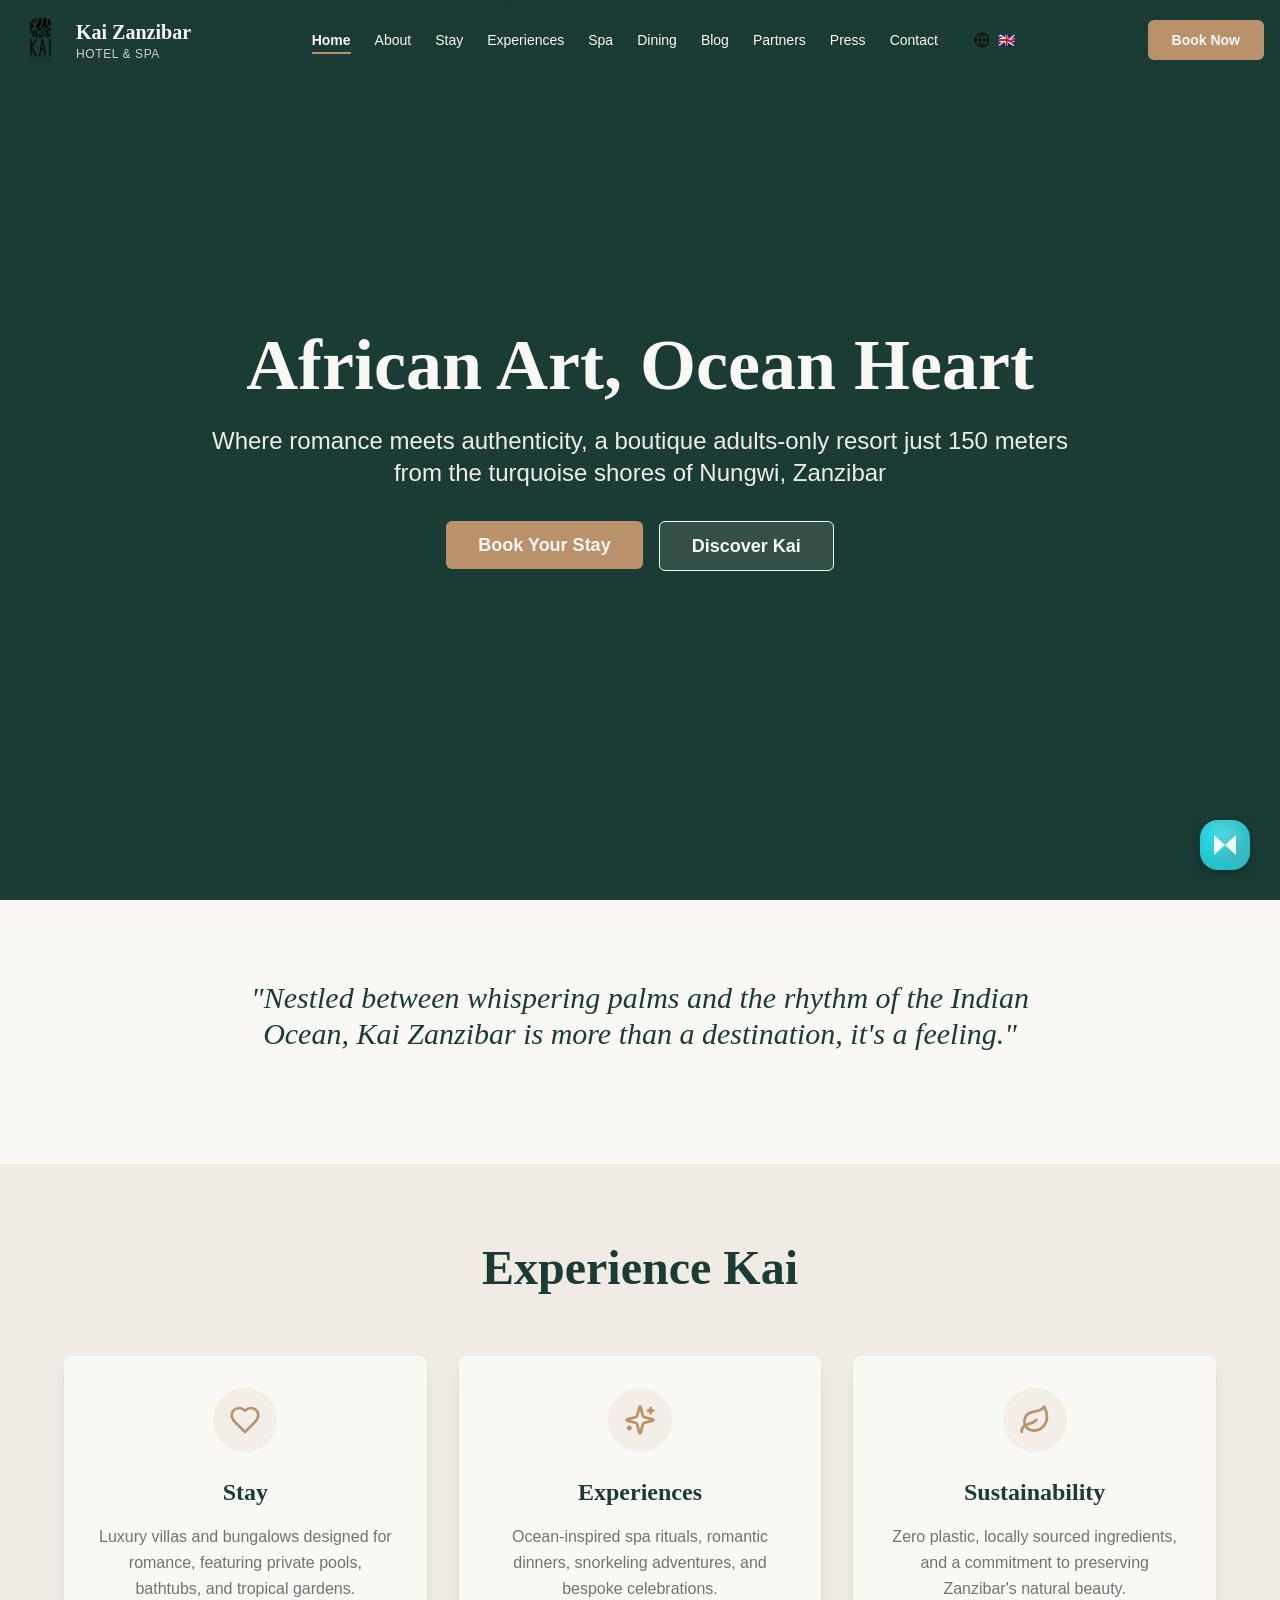
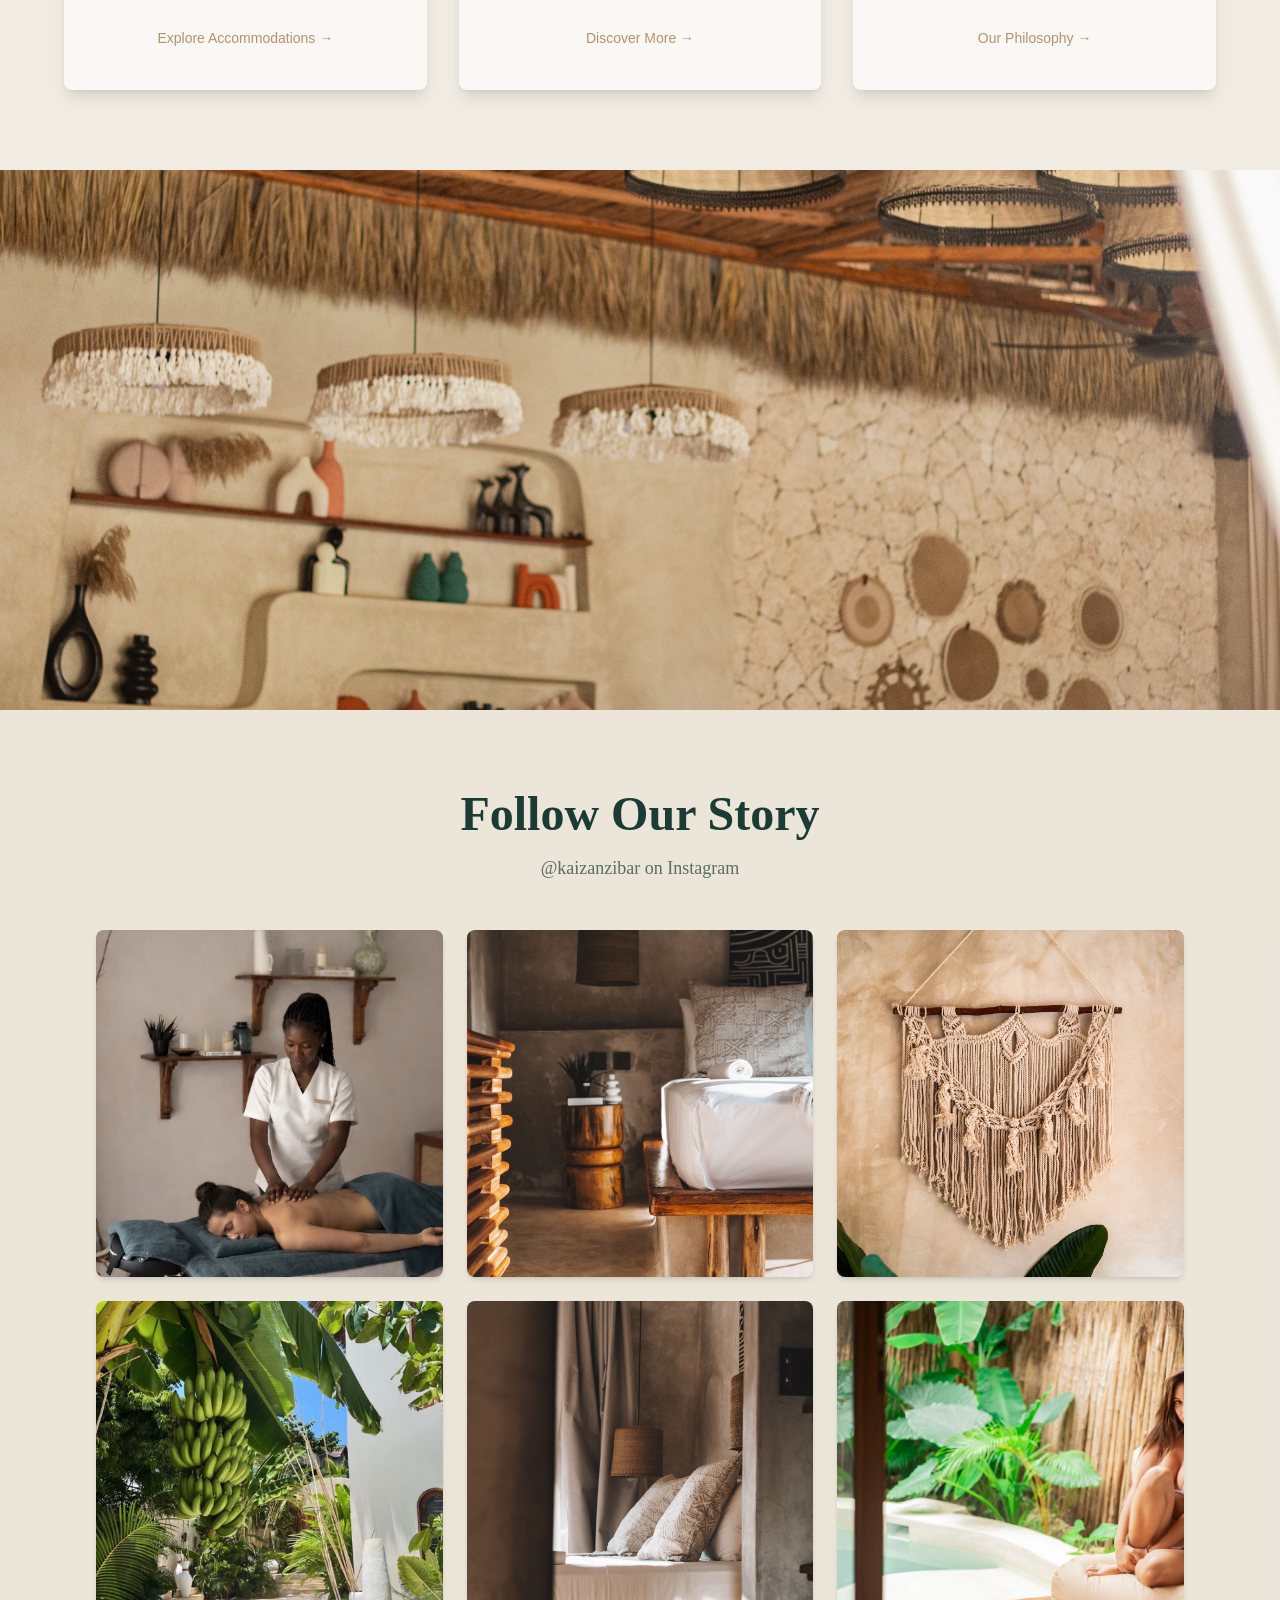
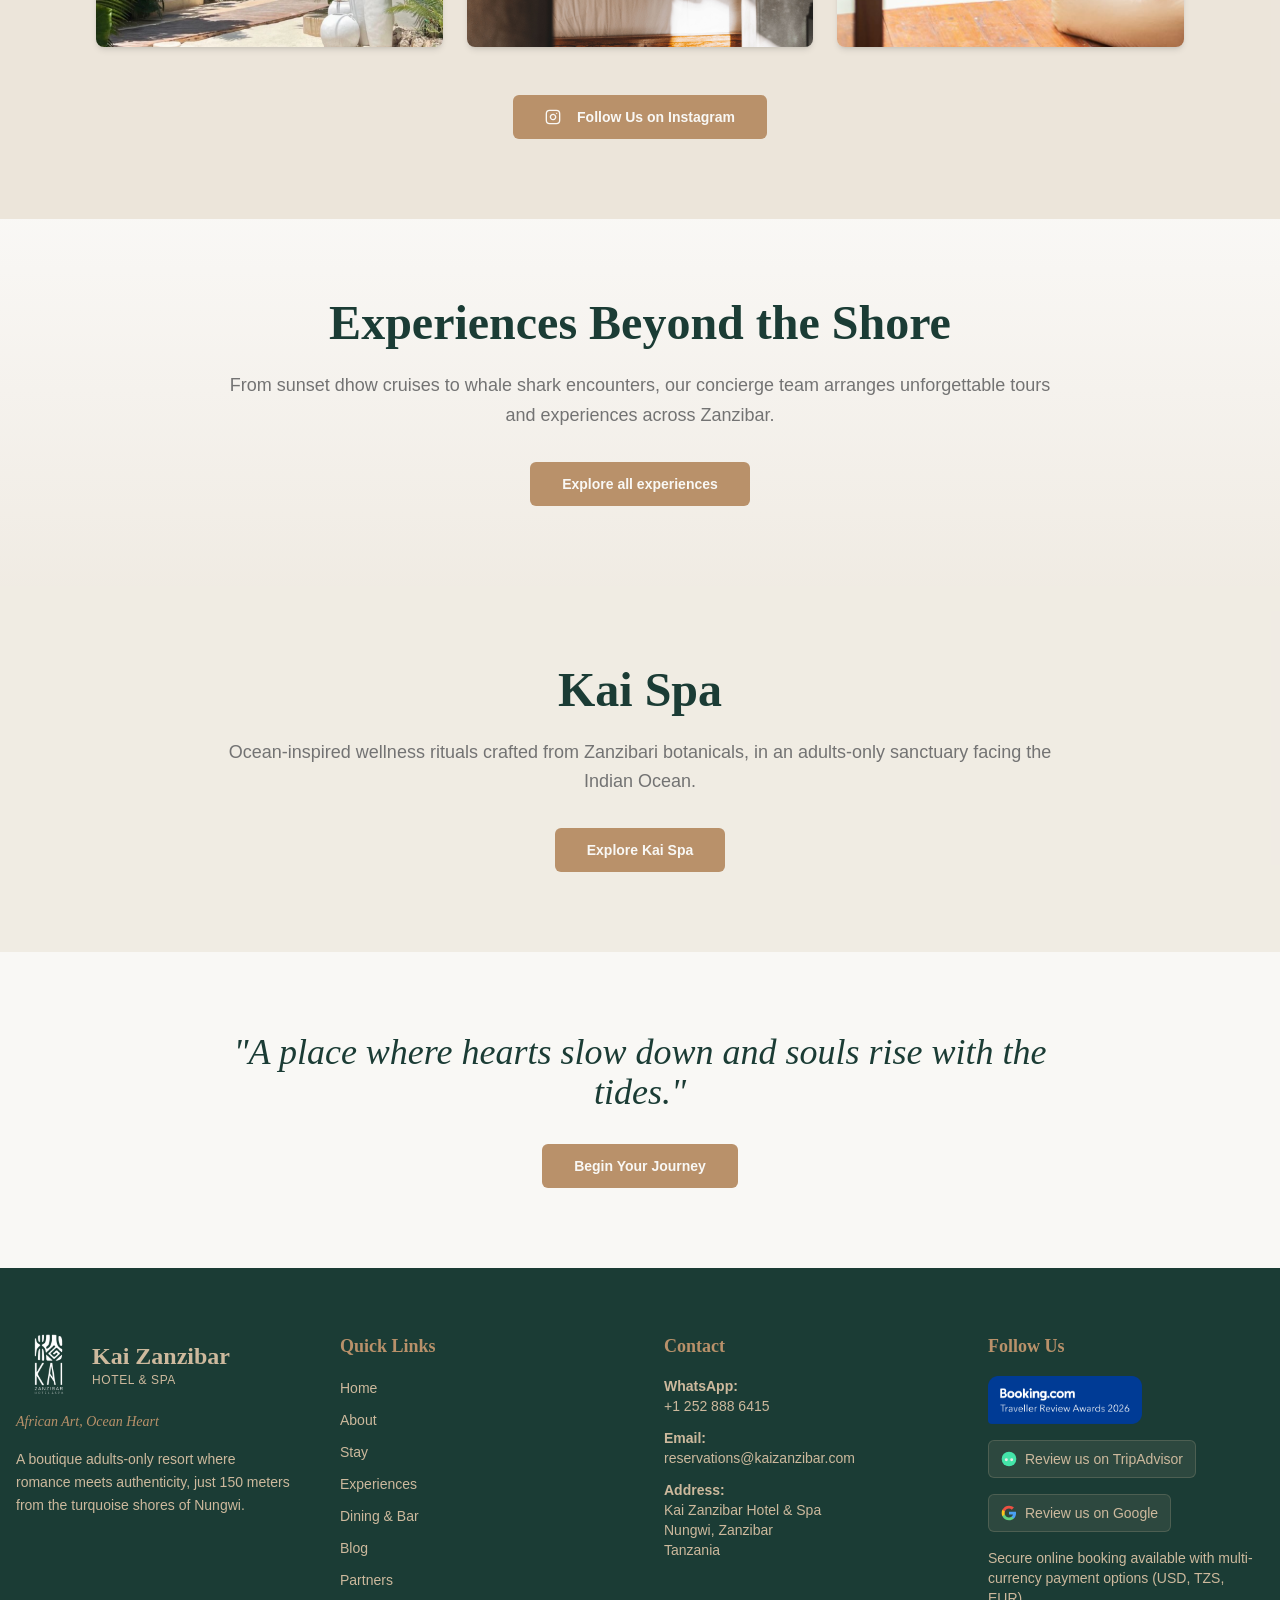
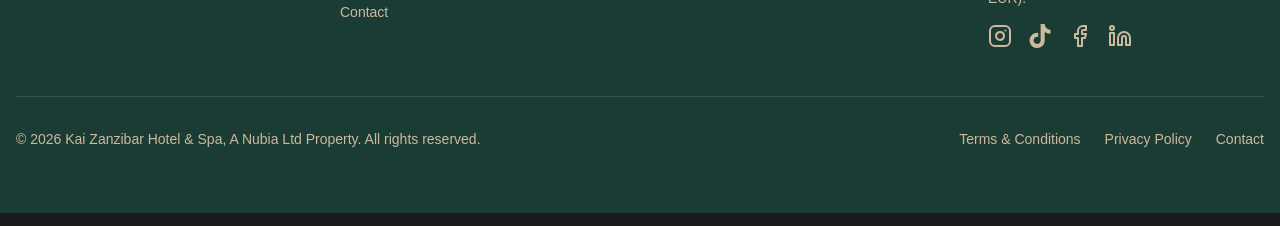
<file: site-static/index.html>
<!DOCTYPE html>
<!-- saved from url=(0024)https://kaizanzibar.com/ -->
<html lang="en" dir="ltr" data-darkreader-mode="dynamic" data-darkreader-scheme="dark" data-darkreader-proxy-injected="true"><head><meta http-equiv="Content-Type" content="text/html; charset=UTF-8"><style class="darkreader darkreader--fallback" media="screen"></style><style class="darkreader darkreader--user-agent" media="screen">@layer {
html {
    background-color: var(--darkreader-background-ffffff, #17191a) !important;
}
html {
    color-scheme: dark !important;
}
iframe {
    color-scheme: dark !important;
}
html, body, input, textarea, select, button, dialog {
    background-color: var(--darkreader-background-ffffff, #17191a);
}
html, body, input, textarea, select, button {
    border-color: var(--darkreader-border-4c4c4c, #736b5e);
    color: var(--darkreader-text-000000, #e9e7e4);
}
a {
    color: var(--darkreader-text-0040ff, #3291ff);
}
table {
    border-color: var(--darkreader-border-808080, #545b5e);
}
mark {
    color: var(--darkreader-text-000000, #e9e7e4);
}
::placeholder {
    color: var(--darkreader-text-a9a9a9, #b3aba1);
}
input:-webkit-autofill,
textarea:-webkit-autofill,
select:-webkit-autofill {
    background-color: var(--darkreader-background-faffbd, #3f4300) !important;
    color: var(--darkreader-text-000000, #e9e7e4) !important;
}
* {
    scrollbar-color: var(--darkreader-background-b0b0b0, #44494c) var(--darkreader-background-f1f1f1, #1f2223);
}
::selection {
    background-color: var(--darkreader-background-0060d4, #004caa) !important;
    color: var(--darkreader-text-ffffff, #e9e7e4) !important;
}
::-moz-selection {
    background-color: var(--darkreader-background-0060d4, #004caa) !important;
    color: var(--darkreader-text-ffffff, #e9e7e4) !important;
}
}</style><style class="darkreader darkreader--text" media="screen"></style><style class="darkreader darkreader--invert" media="screen">.jfk-bubble.gtx-bubble, .captcheck_answer_label > input + img, span#closed_text > img[src^="https://www.gstatic.com/images/branding/googlelogo"], span[data-href^="https://www.hcaptcha.com/"] > #icon, img.Wirisformula, a[data-testid="headerMediumLogo"]>svg, .d2l-navigation-link-image-container, .d2l-iframe-loading-container, div.mc-ip-hide[style*="background: rgb(255, 255, 255) !important"], [style*="color: rgb(0, 0, 1) !important;"] {
    filter: invert(100%) hue-rotate(180deg) contrast(91%) !important;
}</style><style class="darkreader darkreader--inline" media="screen">[data-darkreader-inline-bgcolor] {
  background-color: var(--darkreader-inline-bgcolor) !important;
}
[data-darkreader-inline-bgimage] {
  background-image: var(--darkreader-inline-bgimage) !important;
}
[data-darkreader-inline-border] {
  border-color: var(--darkreader-inline-border) !important;
}
[data-darkreader-inline-border-bottom] {
  border-bottom-color: var(--darkreader-inline-border-bottom) !important;
}
[data-darkreader-inline-border-left] {
  border-left-color: var(--darkreader-inline-border-left) !important;
}
[data-darkreader-inline-border-right] {
  border-right-color: var(--darkreader-inline-border-right) !important;
}
[data-darkreader-inline-border-top] {
  border-top-color: var(--darkreader-inline-border-top) !important;
}
[data-darkreader-inline-boxshadow] {
  box-shadow: var(--darkreader-inline-boxshadow) !important;
}
[data-darkreader-inline-color] {
  color: var(--darkreader-inline-color) !important;
}
[data-darkreader-inline-fill] {
  fill: var(--darkreader-inline-fill) !important;
}
[data-darkreader-inline-stroke] {
  stroke: var(--darkreader-inline-stroke) !important;
}
[data-darkreader-inline-outline] {
  outline-color: var(--darkreader-inline-outline) !important;
}
[data-darkreader-inline-stopcolor] {
  stop-color: var(--darkreader-inline-stopcolor) !important;
}
[data-darkreader-inline-bg] {
  background: var(--darkreader-inline-bg) !important;
}
[data-darkreader-inline-border-short] {
  border: var(--darkreader-inline-border-short) !important;
}
[data-darkreader-inline-border-bottom-short] {
  border-bottom: var(--darkreader-inline-border-bottom-short) !important;
}
[data-darkreader-inline-border-left-short] {
  border-left: var(--darkreader-inline-border-left-short) !important;
}
[data-darkreader-inline-border-right-short] {
  border-right: var(--darkreader-inline-border-right-short) !important;
}
[data-darkreader-inline-border-top-short] {
  border-top: var(--darkreader-inline-border-top-short) !important;
}
[data-darkreader-inline-invert] {
    filter: invert(100%) hue-rotate(180deg);
}</style><style class="darkreader darkreader--variables" media="screen">:root {
   --darkreader-neutral-background: var(--darkreader-background-ffffff, #17191a);
   --darkreader-neutral-text: var(--darkreader-text-000000, #e9e7e4);
   --darkreader-selection-background: var(--darkreader-background-0060d4, #004caa);
   --darkreader-selection-text: var(--darkreader-text-ffffff, #e9e7e4);
}</style><style class="darkreader darkreader--root-vars" media="screen"></style>
    
    <meta name="viewport" content="width=device-width, initial-scale=1.0">
    <meta http-equiv="X-UA-Compatible" content="IE=edge">
    <meta name="format-detection" content="telephone=no">
    <meta name="theme-color" content="#131415" media="(prefers-color-scheme: light)">
    <meta name="theme-color" content="#0a0a0a" media="(prefers-color-scheme: dark)">

    <title>Kai Zanzibar Hotel &amp; Spa | Adults-Only Resort, Nungwi</title>
    <meta name="description" content="Adults-only boutique hotel &amp; spa in Nungwi, Zanzibar. Private pool villas, floating breakfast, African art gallery &amp; spa. Book direct and save 20%.">
    <meta name="keywords" content="Kai Zanzibar, boutique hotel Zanzibar, adults only hotel Zanzibar, private pool villa Zanzibar, Nungwi beach hotel, luxury hotel Zanzibar, spa hotel Zanzibar, floating breakfast Zanzibar, romantic hotel Zanzibar, honeymoon Zanzibar">
    <meta name="author" content="Kai Zanzibar Hotel &amp; Spa">
    <meta name="publisher" content="Kai Zanzibar Hotel &amp; Spa">
    <meta name="robots" content="index, follow, max-snippet:-1, max-image-preview:large, max-video-preview:-1">
    <meta name="googlebot" content="index, follow, max-snippet:-1, max-image-preview:large, max-video-preview:-1">
    <meta name="bingbot" content="index, follow">
    <meta name="rating" content="general">
    <meta name="distribution" content="global">
    <meta name="revisit-after" content="7 days">
    <meta name="geo.region" content="TZ-Z">
    <meta name="geo.placename" content="Nungwi, Zanzibar">
    <meta name="geo.position" content="-5.7250;39.2983">
    <meta name="ICBM" content="-5.7250, 39.2983">
    <meta name="google-site-verification" content="6_2UK1D_PgyuO7Hkw3zvGqgKapa4rZ_bKeUZpy2NsAM">

    <link rel="canonical" href="https://kaizanzibar.com/">
    <link rel="alternate" hreflang="en" href="https://kaizanzibar.com/">
    <link rel="alternate" hreflang="ar" href="https://kaizanzibar.com/ar/%D9%81%D9%86%D8%AF%D9%82-%D8%B2%D9%86%D8%AC%D8%A8%D8%A7%D8%B1-%D9%81%D8%A7%D8%AE%D8%B1">
    <link rel="alternate" hreflang="x-default" href="https://kaizanzibar.com/">

    <link rel="preconnect" href="https://www.googletagmanager.com/">
    <link rel="preconnect" href="https://static1.cloudbeds.com/" crossorigin="">
    <link rel="dns-prefetch" href="https://www.google-analytics.com/">

    <!-- Open Graph -->
    <meta property="og:type" content="website">
    <meta property="og:site_name" content="Kai Zanzibar Hotel &amp; Spa">
    <meta property="og:title" content="Kai Zanzibar Hotel &amp; Spa | Adults-Only Resort, Nungwi">
    <meta property="og:description" content="Adults-only boutique hotel &amp; spa in Nungwi, Zanzibar. Private pool villas, floating breakfast, African art gallery &amp; spa. Book direct and save 20%.">
    <meta property="og:url" content="https://kaizanzibar.com/">
    <meta property="og:locale" content="en_US">
    <meta property="og:locale:alternate" content="ar_AR">
    <meta property="og:image" content="https://kaizanzibar.com/og-image.jpg">
    <meta property="og:image:secure_url" content="https://kaizanzibar.com/og-image.png?v=3">
    <meta property="og:image:type" content="image/png">
    <meta property="og:image:width" content="1200">
    <meta property="og:image:height" content="630">
    <meta property="og:image:alt" content="Kai Zanzibar Hotel and Spa, Nungwi, Zanzibar">

    <!-- Twitter / X -->
    <meta name="twitter:card" content="summary_large_image">
    <meta name="twitter:site" content="@kaizanzibar">
    <meta name="twitter:creator" content="@kaizanzibar">
    <meta name="twitter:title" content="Kai Zanzibar Hotel &amp; Spa | Adults-Only Resort, Nungwi">
    <meta name="twitter:description" content="Adults-only boutique hotel &amp; spa in Nungwi, Zanzibar. Private pool villas, floating breakfast, African art gallery &amp; spa. Book direct and save 20%.">
    <meta name="twitter:image" content="https://kaizanzibar.com/og-image.jpg">
    <meta name="twitter:image:alt" content="Kai Zanzibar Hotel and Spa, Nungwi, Zanzibar">

    <link rel="icon" type="image/x-icon" href="https://kaizanzibar.com/favicon.ico">
    <link rel="icon" type="image/png" sizes="32x32" href="https://kaizanzibar.com/favicon-32x32.png">
    <link rel="icon" type="image/png" sizes="16x16" href="https://kaizanzibar.com/favicon-16x16.png">
    <link rel="apple-touch-icon" sizes="180x180" href="https://kaizanzibar.com/apple-touch-icon.png">

    

    
  
  <!-- ✅ Google Analytics 4 -->
  
  

  <!-- ✅ Google Ads Click-to-Call Conversion -->
  

  <!-- RSS feed auto-discovery -->
  <link rel="alternate" type="application/rss+xml" title="Kai Zanzibar Blog" href="https://kaizanzibar.com/rss.xml">

  <!-- ✅ Cloudbeds Immersive Experience 2.0 -->
  <meta name="darkreader" content="c17c8a18e1fd42e8b6bc1acb98dcf81c"><style class="darkreader darkreader--override" media="screen">.vimvixen-hint {
    background-color: var(--darkreader-background-ffd76e, #684a00) !important;
    border-color: var(--darkreader-background-c59d00, #9e7e00) !important;
    color: var(--darkreader-text-302505, #d8d5d0) !important;
}
#vimvixen-console-frame {
    color-scheme: light !important;
}
::placeholder {
    opacity: 0.5 !important;
}
#edge-translate-panel-body,
.MuiTypography-body1,
.nfe-quote-text {
    color: var(--darkreader-neutral-text) !important;
}
gr-main-header {
    background-color: var(--darkreader-background-add8e6, #1a4858) !important;
}
.tou-z65h9k,
.tou-mignzq,
.tou-1b6i2ox,
.tou-lnqlqk {
    background-color: var(--darkreader-neutral-background) !important;
}
.tou-75mvi {
    background-color: var(--darkreader-background-cfecf5, #0e3946) !important;
}
.tou-ta9e87,
.tou-1w3fhi0,
.tou-1b8t2us,
.tou-py7lfi,
.tou-1lpmd9d,
.tou-1frrtv8,
.tou-17ezmgn {
    background-color: var(--darkreader-background-f5f5f5, #1d1f20) !important;
}
.tou-uknfeu {
    background-color: var(--darkreader-background-faedda, #422b08) !important;
}
.tou-6i3zyv {
    background-color: var(--darkreader-background-85c3d8, #235d70) !important;
}
div.mermaid-viewer-control-panel .btn {
    background-color: var(--darkreader-neutral-background);
    fill: var(--darkreader-neutral-text);
}
svg g rect.er {
    fill: var(--darkreader-neutral-background) !important;
}
svg g rect.er.entityBox {
    fill: var(--darkreader-neutral-background) !important;
}
svg g rect.er.attributeBoxOdd {
    fill: var(--darkreader-neutral-background) !important;
}
svg g rect.er.attributeBoxEven {
    fill: var(--darkreader-selection-background);
    fill-opacity: 0.8 !important;
}
svg rect.er.relationshipLabelBox {
    fill: var(--darkreader-neutral-background) !important;
}
svg g g.nodes rect,
svg g g.nodes polygon {
    fill: var(--darkreader-neutral-background) !important;
}
svg g rect.task {
    fill: var(--darkreader-selection-background) !important;
}
svg line.messageLine0,
svg line.messageLine1 {
    stroke: var(--darkreader-neutral-text) !important;
}
div.mermaid .actor {
    fill: var(--darkreader-neutral-background) !important;
}
mitid-authenticators-code-app > .code-app-container {
    background-color: white !important;
    padding-top: 1rem;
}
iframe#unpaywall[src$="unpaywall.html"] {
    color-scheme: light !important;
}
select {
    --darkreader-bg--form-control-background-color: rgba(22, 22, 22, 0) !important;
}
body#tumblr {
    --darkreader-bg--secondary-accent: 31, 32, 34 !important;
    --darkreader-bg--white: 23, 23, 23 !important;
    --darkreader-text--black: 228, 224, 218 !important;
}
:host {
    --d2l-border-color: var(--darkreader-bg--d2l-color-gypsum) !important;
    --d2l-button-icon-background-color-hover: var(--darkreader-bg--d2l-color-gypsum) !important;
    --d2l-color-ferrite: var(--darkreader-neutral-text) !important;
    --d2l-color-sylvite: var(--darkreader-bg--d2l-color-sylvite) !important;
    --d2l-dropdown-background-color: var(--darkreader-neutral-background) !important;
    --d2l-dropdown-border-color: var(--darkreader-border--d2l-color-mica) !important;
    --d2l-input-backgroud-color: var(--darkreader-neutral-background) !important;
    --d2l-menu-border-color: var(--darkreader-bg--d2l-color-gypsum) !important;
    --d2l-tooltip-background-color: var(--darkreader-neutral-background) !important;
    --d2l-tooltip-border-color: var(--darkreader-bg--d2l-color-gypsum) !important;
}
:host([_floating]) .d2l-floating-buttons-container {
    background-color: var(--darkreader-neutral-background) !important;
    border-top-color: var(--darkreader-border--d2l-color-mica) !important;
    opacity: 0.88 !important;
}
d2l-card {
    background: var(--darkreader-neutral-background) !important;
    border-color: var(--darkreader-border--d2l-color-gypsum) !important;
}
d2l-dropdown-content > div,
d2l-menu-item {
    background-color: var(--darkreader-neutral-background) !important;
    border-radius: 10px !important;
}
d2l-empty-state-simple {
    border-color: var(--darkreader-bg--d2l-color-gypsum) !important;
}
.d2l-button-filter > ul > li > a.vui-button {
    border-color: var(--darkreader-border--d2l-color-mica) !important;
}
.d2l-label-text:has(.d2l-button-subtle-content):hover,
.d2l-label-text:has(.d2l-button-subtle-content):focus,
.d2l-label-text:has(.d2l-button-subtle-content):active {
    background-color: var(--darkreader-bg--d2l-color-gypsum) !important;
}
.d2l-navigation-centerer {
    color: inherit !important;
}
.d2l-tabs-layout {
    border-color: var(--darkreader-border--d2l-color-gypsum) !important;
}
.d2l-input,
.d2l-calendar-date,
.d2l-htmleditor-container {
    background-color: var(--darkreader-neutral-background) !important;
}
.d2l-collapsible-panel {
    border: 1px solid var(--darkreader-border--d2l-color-mica) !important;
    border-radius: 0.4rem !important;
}
.d2l-collapsible-panel-divider {
    border-bottom: 1px solid var(--darkreader-border--d2l-color-mica) !important;
}
.d2l-w2d-flex {
    border-bottom: 2px solid var(--darkreader-border--d2l-color-mica) !important;
}
.d2l-collapsible-panel scrolled,
.d2l-collapsible-panel-header,
.d2l-w2d-collection-fixed {
    background-color: var(--darkreader-neutral-background) !important;
}
.d2l-loading-spinner-bg {
    fill: var(--darkreader-bg--d2l-color-gypsum) !important;
}
.d2l-loading-spinner-bg-stroke {
    stroke: var(--darkreader-border--d2l-color-mica) !important;
}
.d2l-loading-spinner-wrapper svg path,
.d2l-loading-spinner-wrapper svg circle {
    fill: var(--darkreader-neutral-background) !important;
}
.d2l-twopanelselector-side.d2l-twopanelselector-side-sep {
    background: var(--darkreader-bg--d2l-color-mica) !important;
}
.d2l-le-TreeAccordionItem-anchor::before {
    background: var(--darkreader-bg--d2l-color-corundum) !important;
}
table[class|="moz-header"] {
    background: none;
}
*[style*="color: rgba(0,0,0,"],
*[style*="color: rgba(0, 0, 0,"],
*[style*="color:#000"],
*[style*="color:black"],
*[style*="color:#282828"],
*[style*="color:#444"] {
    color: var(--darkreader-neutral-text) !important;
}
*[style*="background:#fff"],
*[style*="background-color:#fff"] {
    background: var(--darkreader-neutral-background) !important;
}
*[bgcolor="#F5F5F5"],
*[style*="background-color: #F5F5F5"] {
    background: var(--darkreader-background-f5f5f5, #1d1f20) !important;
}
body[style*="background: rgb(255, 255, 255) !important"] *:not(a),
.body[style*="background-color: rgb(254, 254, 254) !important"] *:not(a) {
    background-color: var(--darkreader-neutral-background) !important;
}
div[style*="www.gstatic.com/android/"] {
    background: none !important;
}
*[style*="background:#f9f9f9"] {
    background: var(--darkreader-background-f9f9f9, #1a1d1e) !important;
}
body.mediawiki.skin-vector #mw-page-base {
    background-image: none !important;
}
embed[type="application/pdf"][src="about:blank"] { filter: invert(100%) contrast(90%); }</style>
  
  <link rel="stylesheet" crossorigin="" href="./home_files/index-Bbtc7h5j.css"><style class="darkreader darkreader--sync" media="screen"></style>
<style type="text/css">:where(html[dir="ltr"]),:where([data-sonner-toaster][dir="ltr"]){--toast-icon-margin-start: -3px;--toast-icon-margin-end: 4px;--toast-svg-margin-start: -1px;--toast-svg-margin-end: 0px;--toast-button-margin-start: auto;--toast-button-margin-end: 0;--toast-close-button-start: 0;--toast-close-button-end: unset;--toast-close-button-transform: translate(-35%, -35%)}:where(html[dir="rtl"]),:where([data-sonner-toaster][dir="rtl"]){--toast-icon-margin-start: 4px;--toast-icon-margin-end: -3px;--toast-svg-margin-start: 0px;--toast-svg-margin-end: -1px;--toast-button-margin-start: 0;--toast-button-margin-end: auto;--toast-close-button-start: unset;--toast-close-button-end: 0;--toast-close-button-transform: translate(35%, -35%)}:where([data-sonner-toaster]){position:fixed;width:var(--width);font-family:ui-sans-serif,system-ui,-apple-system,BlinkMacSystemFont,Segoe UI,Roboto,Helvetica Neue,Arial,Noto Sans,sans-serif,Apple Color Emoji,Segoe UI Emoji,Segoe UI Symbol,Noto Color Emoji;--gray1: hsl(0, 0%, 99%);--gray2: hsl(0, 0%, 97.3%);--gray3: hsl(0, 0%, 95.1%);--gray4: hsl(0, 0%, 93%);--gray5: hsl(0, 0%, 90.9%);--gray6: hsl(0, 0%, 88.7%);--gray7: hsl(0, 0%, 85.8%);--gray8: hsl(0, 0%, 78%);--gray9: hsl(0, 0%, 56.1%);--gray10: hsl(0, 0%, 52.3%);--gray11: hsl(0, 0%, 43.5%);--gray12: hsl(0, 0%, 9%);--border-radius: 8px;box-sizing:border-box;padding:0;margin:0;list-style:none;outline:none;z-index:999999999;transition:transform .4s ease}:where([data-sonner-toaster][data-lifted="true"]){transform:translateY(-10px)}@media (hover: none) and (pointer: coarse){:where([data-sonner-toaster][data-lifted="true"]){transform:none}}:where([data-sonner-toaster][data-x-position="right"]){right:var(--offset-right)}:where([data-sonner-toaster][data-x-position="left"]){left:var(--offset-left)}:where([data-sonner-toaster][data-x-position="center"]){left:50%;transform:translate(-50%)}:where([data-sonner-toaster][data-y-position="top"]){top:var(--offset-top)}:where([data-sonner-toaster][data-y-position="bottom"]){bottom:var(--offset-bottom)}:where([data-sonner-toast]){--y: translateY(100%);--lift-amount: calc(var(--lift) * var(--gap));z-index:var(--z-index);position:absolute;opacity:0;transform:var(--y);filter:blur(0);touch-action:none;transition:transform .4s,opacity .4s,height .4s,box-shadow .2s;box-sizing:border-box;outline:none;overflow-wrap:anywhere}:where([data-sonner-toast][data-styled="true"]){padding:16px;background:var(--normal-bg);border:1px solid var(--normal-border);color:var(--normal-text);border-radius:var(--border-radius);box-shadow:0 4px 12px #0000001a;width:var(--width);font-size:13px;display:flex;align-items:center;gap:6px}:where([data-sonner-toast]:focus-visible){box-shadow:0 4px 12px #0000001a,0 0 0 2px #0003}:where([data-sonner-toast][data-y-position="top"]){top:0;--y: translateY(-100%);--lift: 1;--lift-amount: calc(1 * var(--gap))}:where([data-sonner-toast][data-y-position="bottom"]){bottom:0;--y: translateY(100%);--lift: -1;--lift-amount: calc(var(--lift) * var(--gap))}:where([data-sonner-toast]) :where([data-description]){font-weight:400;line-height:1.4;color:inherit}:where([data-sonner-toast]) :where([data-title]){font-weight:500;line-height:1.5;color:inherit}:where([data-sonner-toast]) :where([data-icon]){display:flex;height:16px;width:16px;position:relative;justify-content:flex-start;align-items:center;flex-shrink:0;margin-left:var(--toast-icon-margin-start);margin-right:var(--toast-icon-margin-end)}:where([data-sonner-toast][data-promise="true"]) :where([data-icon])>svg{opacity:0;transform:scale(.8);transform-origin:center;animation:sonner-fade-in .3s ease forwards}:where([data-sonner-toast]) :where([data-icon])>*{flex-shrink:0}:where([data-sonner-toast]) :where([data-icon]) svg{margin-left:var(--toast-svg-margin-start);margin-right:var(--toast-svg-margin-end)}:where([data-sonner-toast]) :where([data-content]){display:flex;flex-direction:column;gap:2px}[data-sonner-toast][data-styled=true] [data-button]{border-radius:4px;padding-left:8px;padding-right:8px;height:24px;font-size:12px;color:var(--normal-bg);background:var(--normal-text);margin-left:var(--toast-button-margin-start);margin-right:var(--toast-button-margin-end);border:none;cursor:pointer;outline:none;display:flex;align-items:center;flex-shrink:0;transition:opacity .4s,box-shadow .2s}:where([data-sonner-toast]) :where([data-button]):focus-visible{box-shadow:0 0 0 2px #0006}:where([data-sonner-toast]) :where([data-button]):first-of-type{margin-left:var(--toast-button-margin-start);margin-right:var(--toast-button-margin-end)}:where([data-sonner-toast]) :where([data-cancel]){color:var(--normal-text);background:rgba(0,0,0,.08)}:where([data-sonner-toast][data-theme="dark"]) :where([data-cancel]){background:rgba(255,255,255,.3)}:where([data-sonner-toast]) :where([data-close-button]){position:absolute;left:var(--toast-close-button-start);right:var(--toast-close-button-end);top:0;height:20px;width:20px;display:flex;justify-content:center;align-items:center;padding:0;color:var(--gray12);border:1px solid var(--gray4);transform:var(--toast-close-button-transform);border-radius:50%;cursor:pointer;z-index:1;transition:opacity .1s,background .2s,border-color .2s}[data-sonner-toast] [data-close-button]{background:var(--gray1)}:where([data-sonner-toast]) :where([data-close-button]):focus-visible{box-shadow:0 4px 12px #0000001a,0 0 0 2px #0003}:where([data-sonner-toast]) :where([data-disabled="true"]){cursor:not-allowed}:where([data-sonner-toast]):hover :where([data-close-button]):hover{background:var(--gray2);border-color:var(--gray5)}:where([data-sonner-toast][data-swiping="true"]):before{content:"";position:absolute;left:-50%;right:-50%;height:100%;z-index:-1}:where([data-sonner-toast][data-y-position="top"][data-swiping="true"]):before{bottom:50%;transform:scaleY(3) translateY(50%)}:where([data-sonner-toast][data-y-position="bottom"][data-swiping="true"]):before{top:50%;transform:scaleY(3) translateY(-50%)}:where([data-sonner-toast][data-swiping="false"][data-removed="true"]):before{content:"";position:absolute;inset:0;transform:scaleY(2)}:where([data-sonner-toast]):after{content:"";position:absolute;left:0;height:calc(var(--gap) + 1px);bottom:100%;width:100%}:where([data-sonner-toast][data-mounted="true"]){--y: translateY(0);opacity:1}:where([data-sonner-toast][data-expanded="false"][data-front="false"]){--scale: var(--toasts-before) * .05 + 1;--y: translateY(calc(var(--lift-amount) * var(--toasts-before))) scale(calc(-1 * var(--scale)));height:var(--front-toast-height)}:where([data-sonner-toast])>*{transition:opacity .4s}:where([data-sonner-toast][data-expanded="false"][data-front="false"][data-styled="true"])>*{opacity:0}:where([data-sonner-toast][data-visible="false"]){opacity:0;pointer-events:none}:where([data-sonner-toast][data-mounted="true"][data-expanded="true"]){--y: translateY(calc(var(--lift) * var(--offset)));height:var(--initial-height)}:where([data-sonner-toast][data-removed="true"][data-front="true"][data-swipe-out="false"]){--y: translateY(calc(var(--lift) * -100%));opacity:0}:where([data-sonner-toast][data-removed="true"][data-front="false"][data-swipe-out="false"][data-expanded="true"]){--y: translateY(calc(var(--lift) * var(--offset) + var(--lift) * -100%));opacity:0}:where([data-sonner-toast][data-removed="true"][data-front="false"][data-swipe-out="false"][data-expanded="false"]){--y: translateY(40%);opacity:0;transition:transform .5s,opacity .2s}:where([data-sonner-toast][data-removed="true"][data-front="false"]):before{height:calc(var(--initial-height) + 20%)}[data-sonner-toast][data-swiping=true]{transform:var(--y) translateY(var(--swipe-amount-y, 0px)) translate(var(--swipe-amount-x, 0px));transition:none}[data-sonner-toast][data-swiped=true]{user-select:none}[data-sonner-toast][data-swipe-out=true][data-y-position=bottom],[data-sonner-toast][data-swipe-out=true][data-y-position=top]{animation-duration:.2s;animation-timing-function:ease-out;animation-fill-mode:forwards}[data-sonner-toast][data-swipe-out=true][data-swipe-direction=left]{animation-name:swipe-out-left}[data-sonner-toast][data-swipe-out=true][data-swipe-direction=right]{animation-name:swipe-out-right}[data-sonner-toast][data-swipe-out=true][data-swipe-direction=up]{animation-name:swipe-out-up}[data-sonner-toast][data-swipe-out=true][data-swipe-direction=down]{animation-name:swipe-out-down}@keyframes swipe-out-left{0%{transform:var(--y) translate(var(--swipe-amount-x));opacity:1}to{transform:var(--y) translate(calc(var(--swipe-amount-x) - 100%));opacity:0}}@keyframes swipe-out-right{0%{transform:var(--y) translate(var(--swipe-amount-x));opacity:1}to{transform:var(--y) translate(calc(var(--swipe-amount-x) + 100%));opacity:0}}@keyframes swipe-out-up{0%{transform:var(--y) translateY(var(--swipe-amount-y));opacity:1}to{transform:var(--y) translateY(calc(var(--swipe-amount-y) - 100%));opacity:0}}@keyframes swipe-out-down{0%{transform:var(--y) translateY(var(--swipe-amount-y));opacity:1}to{transform:var(--y) translateY(calc(var(--swipe-amount-y) + 100%));opacity:0}}@media (max-width: 600px){[data-sonner-toaster]{position:fixed;right:var(--mobile-offset-right);left:var(--mobile-offset-left);width:100%}[data-sonner-toaster][dir=rtl]{left:calc(var(--mobile-offset-left) * -1)}[data-sonner-toaster] [data-sonner-toast]{left:0;right:0;width:calc(100% - var(--mobile-offset-left) * 2)}[data-sonner-toaster][data-x-position=left]{left:var(--mobile-offset-left)}[data-sonner-toaster][data-y-position=bottom]{bottom:var(--mobile-offset-bottom)}[data-sonner-toaster][data-y-position=top]{top:var(--mobile-offset-top)}[data-sonner-toaster][data-x-position=center]{left:var(--mobile-offset-left);right:var(--mobile-offset-right);transform:none}}[data-sonner-toaster][data-theme=light]{--normal-bg: #fff;--normal-border: var(--gray4);--normal-text: var(--gray12);--success-bg: hsl(143, 85%, 96%);--success-border: hsl(145, 92%, 91%);--success-text: hsl(140, 100%, 27%);--info-bg: hsl(208, 100%, 97%);--info-border: hsl(221, 91%, 91%);--info-text: hsl(210, 92%, 45%);--warning-bg: hsl(49, 100%, 97%);--warning-border: hsl(49, 91%, 91%);--warning-text: hsl(31, 92%, 45%);--error-bg: hsl(359, 100%, 97%);--error-border: hsl(359, 100%, 94%);--error-text: hsl(360, 100%, 45%)}[data-sonner-toaster][data-theme=light] [data-sonner-toast][data-invert=true]{--normal-bg: #000;--normal-border: hsl(0, 0%, 20%);--normal-text: var(--gray1)}[data-sonner-toaster][data-theme=dark] [data-sonner-toast][data-invert=true]{--normal-bg: #fff;--normal-border: var(--gray3);--normal-text: var(--gray12)}[data-sonner-toaster][data-theme=dark]{--normal-bg: #000;--normal-bg-hover: hsl(0, 0%, 12%);--normal-border: hsl(0, 0%, 20%);--normal-border-hover: hsl(0, 0%, 25%);--normal-text: var(--gray1);--success-bg: hsl(150, 100%, 6%);--success-border: hsl(147, 100%, 12%);--success-text: hsl(150, 86%, 65%);--info-bg: hsl(215, 100%, 6%);--info-border: hsl(223, 100%, 12%);--info-text: hsl(216, 87%, 65%);--warning-bg: hsl(64, 100%, 6%);--warning-border: hsl(60, 100%, 12%);--warning-text: hsl(46, 87%, 65%);--error-bg: hsl(358, 76%, 10%);--error-border: hsl(357, 89%, 16%);--error-text: hsl(358, 100%, 81%)}[data-sonner-toaster][data-theme=dark] [data-sonner-toast] [data-close-button]{background:var(--normal-bg);border-color:var(--normal-border);color:var(--normal-text)}[data-sonner-toaster][data-theme=dark] [data-sonner-toast] [data-close-button]:hover{background:var(--normal-bg-hover);border-color:var(--normal-border-hover)}[data-rich-colors=true][data-sonner-toast][data-type=success],[data-rich-colors=true][data-sonner-toast][data-type=success] [data-close-button]{background:var(--success-bg);border-color:var(--success-border);color:var(--success-text)}[data-rich-colors=true][data-sonner-toast][data-type=info],[data-rich-colors=true][data-sonner-toast][data-type=info] [data-close-button]{background:var(--info-bg);border-color:var(--info-border);color:var(--info-text)}[data-rich-colors=true][data-sonner-toast][data-type=warning],[data-rich-colors=true][data-sonner-toast][data-type=warning] [data-close-button]{background:var(--warning-bg);border-color:var(--warning-border);color:var(--warning-text)}[data-rich-colors=true][data-sonner-toast][data-type=error],[data-rich-colors=true][data-sonner-toast][data-type=error] [data-close-button]{background:var(--error-bg);border-color:var(--error-border);color:var(--error-text)}.sonner-loading-wrapper{--size: 16px;height:var(--size);width:var(--size);position:absolute;inset:0;z-index:10}.sonner-loading-wrapper[data-visible=false]{transform-origin:center;animation:sonner-fade-out .2s ease forwards}.sonner-spinner{position:relative;top:50%;left:50%;height:var(--size);width:var(--size)}.sonner-loading-bar{animation:sonner-spin 1.2s linear infinite;background:var(--gray11);border-radius:6px;height:8%;left:-10%;position:absolute;top:-3.9%;width:24%}.sonner-loading-bar:nth-child(1){animation-delay:-1.2s;transform:rotate(.0001deg) translate(146%)}.sonner-loading-bar:nth-child(2){animation-delay:-1.1s;transform:rotate(30deg) translate(146%)}.sonner-loading-bar:nth-child(3){animation-delay:-1s;transform:rotate(60deg) translate(146%)}.sonner-loading-bar:nth-child(4){animation-delay:-.9s;transform:rotate(90deg) translate(146%)}.sonner-loading-bar:nth-child(5){animation-delay:-.8s;transform:rotate(120deg) translate(146%)}.sonner-loading-bar:nth-child(6){animation-delay:-.7s;transform:rotate(150deg) translate(146%)}.sonner-loading-bar:nth-child(7){animation-delay:-.6s;transform:rotate(180deg) translate(146%)}.sonner-loading-bar:nth-child(8){animation-delay:-.5s;transform:rotate(210deg) translate(146%)}.sonner-loading-bar:nth-child(9){animation-delay:-.4s;transform:rotate(240deg) translate(146%)}.sonner-loading-bar:nth-child(10){animation-delay:-.3s;transform:rotate(270deg) translate(146%)}.sonner-loading-bar:nth-child(11){animation-delay:-.2s;transform:rotate(300deg) translate(146%)}.sonner-loading-bar:nth-child(12){animation-delay:-.1s;transform:rotate(330deg) translate(146%)}@keyframes sonner-fade-in{0%{opacity:0;transform:scale(.8)}to{opacity:1;transform:scale(1)}}@keyframes sonner-fade-out{0%{opacity:1;transform:scale(1)}to{opacity:0;transform:scale(.8)}}@keyframes sonner-spin{0%{opacity:1}to{opacity:.15}}@media (prefers-reduced-motion){[data-sonner-toast],[data-sonner-toast]>*,.sonner-loading-bar{transition:none!important;animation:none!important}}.sonner-loader{position:absolute;top:50%;left:50%;transform:translate(-50%,-50%);transform-origin:center;transition:opacity .2s,transform .2s}.sonner-loader[data-visible=false]{opacity:0;transform:scale(.8) translate(-50%,-50%)}
</style><style class="darkreader darkreader--sync" media="screen"></style><link rel="modulepreload" as="script" crossorigin="" href="https://kaizanzibar.com/assets/Home-X9yJ2q8d.js"><link rel="modulepreload" as="script" crossorigin="" href="https://kaizanzibar.com/assets/card-DOrcg9Tt.js"><link rel="modulepreload" as="script" crossorigin="" href="https://kaizanzibar.com/assets/heart-RFM6FQQr.js"><link rel="modulepreload" as="script" crossorigin="" href="https://kaizanzibar.com/assets/sparkles-BdsTaaIC.js"><link rel="modulepreload" as="script" crossorigin="" href="https://kaizanzibar.com/assets/leaf-4zh-8LNG.js"><link rel="canonical" href="https://kaizanzibar.com/" data-rh="true"><meta name="description" content="Adults-only boutique hotel &amp; spa in Nungwi, Zanzibar. Private pool villas, floating breakfast, African art gallery &amp; spa. Book direct and save 20%." data-rh="true"><meta property="og:title" content="Kai Zanzibar Hotel &amp; Spa | Adults-Only Resort, Nungwi" data-rh="true"><meta property="og:description" content="Adults-only boutique hotel &amp; spa in Nungwi, Zanzibar. Private pool villas, floating breakfast, African art gallery &amp; spa. Book direct and save 20%." data-rh="true"><meta property="og:type" content="website" data-rh="true"><meta property="og:url" content="https://kaizanzibar.com/" data-rh="true"><meta property="og:image" content="https://kaizanzibar.com/og-image.png?v=3" data-rh="true"><meta name="twitter:card" content="summary_large_image" data-rh="true"><meta name="twitter:site" content="@kaizanzibar" data-rh="true"><meta name="twitter:title" content="Kai Zanzibar Hotel &amp; Spa | Adults-Only Resort, Nungwi" data-rh="true"><meta name="twitter:description" content="Adults-only boutique hotel &amp; spa in Nungwi, Zanzibar. Private pool villas, floating breakfast, African art gallery &amp; spa. Book direct and save 20%." data-rh="true"><meta name="twitter:image" content="https://kaizanzibar.com/og-image.png?v=3" data-rh="true"><link rel="stylesheet" type="text/css" href="./home_files/chat.css"><style class="darkreader darkreader--sync" media="screen"></style></head>

  <body>
    <div id="root"><div role="region" aria-label="Notifications (F8)" tabindex="-1" style="pointer-events: none;"><ol tabindex="-1" class="fixed top-0 z-[100] flex max-h-screen w-full flex-col-reverse p-4 sm:bottom-0 sm:right-0 sm:top-auto sm:flex-col md:max-w-[420px]"></ol></div><section aria-label="Notifications alt+T" tabindex="-1" aria-live="polite" aria-relevant="additions text" aria-atomic="false"></section><nav class="fixed top-0 left-0 right-0 z-50 transition-all duration-300 bg-gradient-to-b from-primary/70 via-primary/40 to-transparent"><div class="container mx-auto px-4"><div class="flex items-center justify-between h-20"><a class="flex items-center space-x-3 group" href="https://kaizanzibar.com/"><img src="./home_files/kai-logo-DKyCyhgo.webp" alt="Kai Zanzibar" class="h-12 w-12 transition-transform group-hover:scale-110"><div class="hidden sm:block"><div class="text-xl font-heading font-bold transition-colors text-background">Kai Zanzibar</div><div class="text-xs tracking-wider transition-colors text-background/80">HOTEL &amp; SPA</div></div></a><div class="hidden lg:flex items-center space-x-6"><a aria-current="page" class="text-sm font-body transition-colors relative group text-background font-semibold" href="https://kaizanzibar.com/">Home<span class="absolute -bottom-1 left-0 h-0.5 bg-accent transition-all w-full"></span></a><a class="text-sm font-body transition-colors relative group text-background hover:text-accent" href="https://kaizanzibar.com/about">About<span class="absolute -bottom-1 left-0 h-0.5 bg-accent transition-all w-0 group-hover:w-full"></span></a><a class="text-sm font-body transition-colors relative group text-background hover:text-accent" href="https://kaizanzibar.com/stay">Stay<span class="absolute -bottom-1 left-0 h-0.5 bg-accent transition-all w-0 group-hover:w-full"></span></a><a class="text-sm font-body transition-colors relative group text-background hover:text-accent" href="https://kaizanzibar.com/experiences">Experiences<span class="absolute -bottom-1 left-0 h-0.5 bg-accent transition-all w-0 group-hover:w-full"></span></a><a class="text-sm font-body transition-colors relative group text-background hover:text-accent" href="https://kaizanzibar.com/spa">Spa<span class="absolute -bottom-1 left-0 h-0.5 bg-accent transition-all w-0 group-hover:w-full"></span></a><a class="text-sm font-body transition-colors relative group text-background hover:text-accent" href="https://kaizanzibar.com/dining">Dining<span class="absolute -bottom-1 left-0 h-0.5 bg-accent transition-all w-0 group-hover:w-full"></span></a><a class="text-sm font-body transition-colors relative group text-background hover:text-accent" href="https://kaizanzibar.com/blog">Blog<span class="absolute -bottom-1 left-0 h-0.5 bg-accent transition-all w-0 group-hover:w-full"></span></a><a class="text-sm font-body transition-colors relative group text-background hover:text-accent" href="https://kaizanzibar.com/partners">Partners<span class="absolute -bottom-1 left-0 h-0.5 bg-accent transition-all w-0 group-hover:w-full"></span></a><a class="text-sm font-body transition-colors relative group text-background hover:text-accent" href="https://kaizanzibar.com/press">Press<span class="absolute -bottom-1 left-0 h-0.5 bg-accent transition-all w-0 group-hover:w-full"></span></a><a class="text-sm font-body transition-colors relative group text-background hover:text-accent" href="https://kaizanzibar.com/contact">Contact<span class="absolute -bottom-1 left-0 h-0.5 bg-accent transition-all w-0 group-hover:w-full"></span></a><button class="inline-flex items-center justify-center whitespace-nowrap text-sm font-medium ring-offset-background transition-colors focus-visible:outline-none focus-visible:ring-2 focus-visible:ring-ring focus-visible:ring-offset-2 disabled:pointer-events-none disabled:opacity-50 [&amp;_svg]:pointer-events-none [&amp;_svg]:size-4 [&amp;_svg]:shrink-0 hover:bg-accent hover:text-accent-foreground h-9 rounded-md px-3 gap-2" type="button" id="radix-:r0:" aria-haspopup="menu" aria-expanded="false" data-state="closed"><svg xmlns="http://www.w3.org/2000/svg" width="24" height="24" viewBox="0 0 24 24" fill="none" stroke="currentColor" stroke-width="2" stroke-linecap="round" stroke-linejoin="round" class="lucide lucide-globe h-4 w-4" data-darkreader-inline-stroke="" style="--darkreader-inline-stroke: currentColor;"><circle cx="12" cy="12" r="10"></circle><path d="M12 2a14.5 14.5 0 0 0 0 20 14.5 14.5 0 0 0 0-20"></path><path d="M2 12h20"></path></svg><span class="hidden sm:inline">🇬🇧</span></button></div><div class="hidden lg:block"><a class="inline-flex items-center justify-center gap-2 whitespace-nowrap rounded-md text-sm ring-offset-background transition-colors focus-visible:outline-none focus-visible:ring-2 focus-visible:ring-ring focus-visible:ring-offset-2 disabled:pointer-events-none disabled:opacity-50 [&amp;_svg]:pointer-events-none [&amp;_svg]:size-4 [&amp;_svg]:shrink-0 h-10 py-2 bg-accent hover:bg-accent/90 text-accent-foreground font-semibold px-6" href="https://kaizanzibar.com/booking">Book Now</a></div><button class="lg:hidden p-2 transition-colors text-background hover:text-accent" aria-label="Toggle menu"><svg xmlns="http://www.w3.org/2000/svg" width="24" height="24" viewBox="0 0 24 24" fill="none" stroke="currentColor" stroke-width="2" stroke-linecap="round" stroke-linejoin="round" class="lucide lucide-menu h-6 w-6" data-darkreader-inline-stroke="" style="--darkreader-inline-stroke: currentColor;"><line x1="4" x2="20" y1="12" y2="12"></line><line x1="4" x2="20" y1="6" y2="6"></line><line x1="4" x2="20" y1="18" y2="18"></line></svg></button></div></div></nav><main><noscript></noscript><section class="relative h-screen flex items-center justify-center overflow-hidden bg-primary"><div class="absolute inset-0 w-full h-full overflow-hidden"><video src="https://embed-ssl.wistia.com/deliveries/2198c058fc0cb6f3c793847cad9903a929016097.bin" autoplay="" loop="" playsinline="" webkit-playsinline="" preload="auto" poster="https://embed-ssl.wistia.com/deliveries/78be6a5ea98dc0031b1ed35b315160778366a98d.bin" aria-hidden="true" disablepictureinpicture="" class="absolute inset-0 w-full h-full object-cover" muted="" style="pointer-events: none;"></video></div><div class="absolute inset-0 bg-gradient-to-b from-primary/60 via-primary/40 to-primary/70"></div><div class="relative z-10 text-center px-4 max-w-4xl mx-auto animate-fade-in-up"><h1 class="text-5xl md:text-7xl font-heading font-bold text-background mb-6"><span class="sr-only">Kai Zanzibar — Boutique Adults-Only Hotel &amp; Spa in Nungwi, Zanzibar. </span><span aria-hidden="true">African Art, Ocean Heart</span></h1><p class="text-xl md:text-2xl text-background/95 mb-8 font-light leading-relaxed">Where romance meets authenticity, a boutique adults-only resort just 150 meters from the turquoise shores of Nungwi, Zanzibar</p><div class="flex flex-col sm:flex-row gap-4 justify-center"><a class="inline-flex items-center justify-center gap-2 whitespace-nowrap ring-offset-background transition-colors focus-visible:outline-none focus-visible:ring-2 focus-visible:ring-ring focus-visible:ring-offset-2 disabled:pointer-events-none disabled:opacity-50 [&amp;_svg]:pointer-events-none [&amp;_svg]:size-4 [&amp;_svg]:shrink-0 h-11 rounded-md bg-accent hover:bg-accent/90 text-accent-foreground font-semibold text-lg px-8 py-6" href="https://kaizanzibar.com/booking">Book Your Stay</a><a class="inline-flex items-center justify-center gap-2 whitespace-nowrap ring-offset-background transition-colors focus-visible:outline-none focus-visible:ring-2 focus-visible:ring-ring focus-visible:ring-offset-2 disabled:pointer-events-none disabled:opacity-50 [&amp;_svg]:pointer-events-none [&amp;_svg]:size-4 [&amp;_svg]:shrink-0 border h-11 rounded-md bg-background/10 backdrop-blur-sm border-background text-background hover:bg-background hover:text-primary font-semibold text-lg px-8 py-6" href="https://kaizanzibar.com/about">Discover Kai</a></div></div></section><section class="py-20 px-4"><div class="container mx-auto max-w-4xl text-center"><p class="text-2xl md:text-3xl font-heading text-primary leading-relaxed mb-8 italic">"Nestled between whispering palms and the rhythm of the Indian Ocean, Kai Zanzibar is more than a destination, it's a feeling."</p></div></section><section class="py-20 bg-secondary/20"><div class="container mx-auto px-4"><h2 class="text-4xl md:text-5xl font-heading font-bold text-center text-primary mb-16">Experience Kai</h2><div class="grid grid-cols-1 md:grid-cols-3 gap-8 max-w-6xl mx-auto"><div class="rounded-lg border text-card-foreground hover-lift border-none shadow-lg bg-card"><div class="p-8 text-center"><div class="w-16 h-16 bg-accent/10 rounded-full flex items-center justify-center mx-auto mb-6"><svg xmlns="http://www.w3.org/2000/svg" width="24" height="24" viewBox="0 0 24 24" fill="none" stroke="currentColor" stroke-width="2" stroke-linecap="round" stroke-linejoin="round" class="lucide lucide-heart h-8 w-8 text-accent" data-darkreader-inline-stroke="" style="--darkreader-inline-stroke: currentColor;"><path d="M19 14c1.49-1.46 3-3.21 3-5.5A5.5 5.5 0 0 0 16.5 3c-1.76 0-3 .5-4.5 2-1.5-1.5-2.74-2-4.5-2A5.5 5.5 0 0 0 2 8.5c0 2.3 1.5 4.05 3 5.5l7 7Z"></path></svg></div><h3 class="text-2xl font-heading font-semibold mb-4 text-primary">Stay</h3><p class="text-muted-foreground leading-relaxed">Luxury villas and bungalows designed for romance, featuring private pools, bathtubs, and tropical gardens.</p><a class="inline-flex items-center justify-center gap-2 whitespace-nowrap rounded-md text-sm font-medium ring-offset-background transition-colors focus-visible:outline-none focus-visible:ring-2 focus-visible:ring-ring focus-visible:ring-offset-2 disabled:pointer-events-none disabled:opacity-50 [&amp;_svg]:pointer-events-none [&amp;_svg]:size-4 [&amp;_svg]:shrink-0 underline-offset-4 hover:underline h-10 px-4 py-2 mt-4 text-accent" href="https://kaizanzibar.com/stay">Explore Accommodations →</a></div></div><div class="rounded-lg border text-card-foreground hover-lift border-none shadow-lg bg-card"><div class="p-8 text-center"><div class="w-16 h-16 bg-accent/10 rounded-full flex items-center justify-center mx-auto mb-6"><svg xmlns="http://www.w3.org/2000/svg" width="24" height="24" viewBox="0 0 24 24" fill="none" stroke="currentColor" stroke-width="2" stroke-linecap="round" stroke-linejoin="round" class="lucide lucide-sparkles h-8 w-8 text-accent" data-darkreader-inline-stroke="" style="--darkreader-inline-stroke: currentColor;"><path d="M9.937 15.5A2 2 0 0 0 8.5 14.063l-6.135-1.582a.5.5 0 0 1 0-.962L8.5 9.936A2 2 0 0 0 9.937 8.5l1.582-6.135a.5.5 0 0 1 .963 0L14.063 8.5A2 2 0 0 0 15.5 9.937l6.135 1.581a.5.5 0 0 1 0 .964L15.5 14.063a2 2 0 0 0-1.437 1.437l-1.582 6.135a.5.5 0 0 1-.963 0z"></path><path d="M20 3v4"></path><path d="M22 5h-4"></path><path d="M4 17v2"></path><path d="M5 18H3"></path></svg></div><h3 class="text-2xl font-heading font-semibold mb-4 text-primary">Experiences</h3><p class="text-muted-foreground leading-relaxed">Ocean-inspired spa rituals, romantic dinners, snorkeling adventures, and bespoke celebrations.</p><a class="inline-flex items-center justify-center gap-2 whitespace-nowrap rounded-md text-sm font-medium ring-offset-background transition-colors focus-visible:outline-none focus-visible:ring-2 focus-visible:ring-ring focus-visible:ring-offset-2 disabled:pointer-events-none disabled:opacity-50 [&amp;_svg]:pointer-events-none [&amp;_svg]:size-4 [&amp;_svg]:shrink-0 underline-offset-4 hover:underline h-10 px-4 py-2 mt-4 text-accent" href="https://kaizanzibar.com/experiences">Discover More →</a></div></div><div class="rounded-lg border text-card-foreground hover-lift border-none shadow-lg bg-card"><div class="p-8 text-center"><div class="w-16 h-16 bg-accent/10 rounded-full flex items-center justify-center mx-auto mb-6"><svg xmlns="http://www.w3.org/2000/svg" width="24" height="24" viewBox="0 0 24 24" fill="none" stroke="currentColor" stroke-width="2" stroke-linecap="round" stroke-linejoin="round" class="lucide lucide-leaf h-8 w-8 text-accent" data-darkreader-inline-stroke="" style="--darkreader-inline-stroke: currentColor;"><path d="M11 20A7 7 0 0 1 9.8 6.1C15.5 5 17 4.48 19 2c1 2 2 4.18 2 8 0 5.5-4.78 10-10 10Z"></path><path d="M2 21c0-3 1.85-5.36 5.08-6C9.5 14.52 12 13 13 12"></path></svg></div><h3 class="text-2xl font-heading font-semibold mb-4 text-primary">Sustainability</h3><p class="text-muted-foreground leading-relaxed">Zero plastic, locally sourced ingredients, and a commitment to preserving Zanzibar's natural beauty.</p><a class="inline-flex items-center justify-center gap-2 whitespace-nowrap rounded-md text-sm font-medium ring-offset-background transition-colors focus-visible:outline-none focus-visible:ring-2 focus-visible:ring-ring focus-visible:ring-offset-2 disabled:pointer-events-none disabled:opacity-50 [&amp;_svg]:pointer-events-none [&amp;_svg]:size-4 [&amp;_svg]:shrink-0 underline-offset-4 hover:underline h-10 px-4 py-2 mt-4 text-accent" href="https://kaizanzibar.com/sustainability">Our Philosophy →</a></div></div></div></div></section><section class="relative h-[60vh] overflow-hidden" aria-label="Private pool villa with hammock at golden hour, Kai Zanzibar Nungwi"><img src="./home_files/dining-bg-Dr8uwmtl.jpg" alt="Private pool villa with hammock and bean bag at golden hour, Kai Zanzibar Nungwi" loading="lazy" decoding="async" class="absolute inset-0 w-full h-full object-cover object-center" style="background-attachment: fixed; object-position: center 50%;"></section><section class="py-20 px-4 bg-secondary/30"><div class="container mx-auto max-w-6xl"><div class="text-center mb-12"><h2 class="text-4xl md:text-5xl font-heading font-bold text-primary mb-4">Follow Our Story</h2><p class="text-lg text-primary/70 font-heading">@kaizanzibar on Instagram</p></div><div class="grid grid-cols-1 sm:grid-cols-2 lg:grid-cols-3 gap-4 md:gap-6"><a href="https://www.instagram.com/kaizanzibar/" target="_blank" rel="noopener noreferrer" aria-label="View Kai Zanzibar on Instagram, Ocean-inspired spa ritual at Kai Zanzibar" class="group relative block aspect-square overflow-hidden rounded-lg shadow-md hover-lift"><img src="./home_files/spa-massage-Cq6RCFkK.jpg" alt="Ocean-inspired spa ritual at Kai Zanzibar" loading="lazy" class="w-full h-full object-cover transition-transform duration-500 group-hover:scale-105"><div class="absolute inset-0 bg-primary/0 group-hover:bg-primary/50 transition-colors duration-300 flex items-center justify-center"><svg xmlns="http://www.w3.org/2000/svg" width="24" height="24" viewBox="0 0 24 24" fill="none" stroke="currentColor" stroke-width="2" stroke-linecap="round" stroke-linejoin="round" class="lucide lucide-instagram h-10 w-10 text-secondary opacity-0 group-hover:opacity-100 transition-opacity duration-300" data-darkreader-inline-stroke="" style="--darkreader-inline-stroke: currentColor;"><rect width="20" height="20" x="2" y="2" rx="5" ry="5"></rect><path d="M16 11.37A4 4 0 1 1 12.63 8 4 4 0 0 1 16 11.37z"></path><line x1="17.5" x2="17.51" y1="6.5" y2="6.5"></line></svg></div></a><a href="https://www.instagram.com/kaizanzibar/" target="_blank" rel="noopener noreferrer" aria-label="View Kai Zanzibar on Instagram, Villa bedroom with African tribal art and natural wood at Kai Zanzibar" class="group relative block aspect-square overflow-hidden rounded-lg shadow-md hover-lift"><img src="./home_files/villa-interior-DYS78ESD.jpg" alt="Villa bedroom with African tribal art and natural wood at Kai Zanzibar" loading="lazy" class="w-full h-full object-cover transition-transform duration-500 group-hover:scale-105"><div class="absolute inset-0 bg-primary/0 group-hover:bg-primary/50 transition-colors duration-300 flex items-center justify-center"><svg xmlns="http://www.w3.org/2000/svg" width="24" height="24" viewBox="0 0 24 24" fill="none" stroke="currentColor" stroke-width="2" stroke-linecap="round" stroke-linejoin="round" class="lucide lucide-instagram h-10 w-10 text-secondary opacity-0 group-hover:opacity-100 transition-opacity duration-300" data-darkreader-inline-stroke="" style="--darkreader-inline-stroke: currentColor;"><rect width="20" height="20" x="2" y="2" rx="5" ry="5"></rect><path d="M16 11.37A4 4 0 1 1 12.63 8 4 4 0 0 1 16 11.37z"></path><line x1="17.5" x2="17.51" y1="6.5" y2="6.5"></line></svg></div></a><a href="https://www.instagram.com/kaizanzibar/" target="_blank" rel="noopener noreferrer" aria-label="View Kai Zanzibar on Instagram, Handwoven macramé wall hanging at Kai Zanzibar" class="group relative block aspect-square overflow-hidden rounded-lg shadow-md hover-lift"><img src="./home_files/ig-macrame-wall-D6zzX_HM.jpg" alt="Handwoven macramé wall hanging at Kai Zanzibar" loading="lazy" class="w-full h-full object-cover transition-transform duration-500 group-hover:scale-105"><div class="absolute inset-0 bg-primary/0 group-hover:bg-primary/50 transition-colors duration-300 flex items-center justify-center"><svg xmlns="http://www.w3.org/2000/svg" width="24" height="24" viewBox="0 0 24 24" fill="none" stroke="currentColor" stroke-width="2" stroke-linecap="round" stroke-linejoin="round" class="lucide lucide-instagram h-10 w-10 text-secondary opacity-0 group-hover:opacity-100 transition-opacity duration-300" data-darkreader-inline-stroke="" style="--darkreader-inline-stroke: currentColor;"><rect width="20" height="20" x="2" y="2" rx="5" ry="5"></rect><path d="M16 11.37A4 4 0 1 1 12.63 8 4 4 0 0 1 16 11.37z"></path><line x1="17.5" x2="17.51" y1="6.5" y2="6.5"></line></svg></div></a><a href="https://www.instagram.com/kaizanzibar/" target="_blank" rel="noopener noreferrer" aria-label="View Kai Zanzibar on Instagram, Lush tropical garden path with banana trees at Kai Zanzibar" class="group relative block aspect-square overflow-hidden rounded-lg shadow-md hover-lift"><img src="./home_files/ig-garden-path-CZbWz3KU.jpg" alt="Lush tropical garden path with banana trees at Kai Zanzibar" loading="lazy" class="w-full h-full object-cover transition-transform duration-500 group-hover:scale-105"><div class="absolute inset-0 bg-primary/0 group-hover:bg-primary/50 transition-colors duration-300 flex items-center justify-center"><svg xmlns="http://www.w3.org/2000/svg" width="24" height="24" viewBox="0 0 24 24" fill="none" stroke="currentColor" stroke-width="2" stroke-linecap="round" stroke-linejoin="round" class="lucide lucide-instagram h-10 w-10 text-secondary opacity-0 group-hover:opacity-100 transition-opacity duration-300" data-darkreader-inline-stroke="" style="--darkreader-inline-stroke: currentColor;"><rect width="20" height="20" x="2" y="2" rx="5" ry="5"></rect><path d="M16 11.37A4 4 0 1 1 12.63 8 4 4 0 0 1 16 11.37z"></path><line x1="17.5" x2="17.51" y1="6.5" y2="6.5"></line></svg></div></a><a href="https://www.instagram.com/kaizanzibar/" target="_blank" rel="noopener noreferrer" aria-label="View Kai Zanzibar on Instagram, Boho bedroom with mudcloth pillows and rattan pendants at Kai Zanzibar" class="group relative block aspect-square overflow-hidden rounded-lg shadow-md hover-lift"><img src="./home_files/ig-bedroom-textiles-CO52h04q.jpg" alt="Boho bedroom with mudcloth pillows and rattan pendants at Kai Zanzibar" loading="lazy" class="w-full h-full object-cover transition-transform duration-500 group-hover:scale-105"><div class="absolute inset-0 bg-primary/0 group-hover:bg-primary/50 transition-colors duration-300 flex items-center justify-center"><svg xmlns="http://www.w3.org/2000/svg" width="24" height="24" viewBox="0 0 24 24" fill="none" stroke="currentColor" stroke-width="2" stroke-linecap="round" stroke-linejoin="round" class="lucide lucide-instagram h-10 w-10 text-secondary opacity-0 group-hover:opacity-100 transition-opacity duration-300" data-darkreader-inline-stroke="" style="--darkreader-inline-stroke: currentColor;"><rect width="20" height="20" x="2" y="2" rx="5" ry="5"></rect><path d="M16 11.37A4 4 0 1 1 12.63 8 4 4 0 0 1 16 11.37z"></path><line x1="17.5" x2="17.51" y1="6.5" y2="6.5"></line></svg></div></a><a href="https://www.instagram.com/kaizanzibar/" target="_blank" rel="noopener noreferrer" aria-label="View Kai Zanzibar on Instagram, Private plunge pool and lounge nook in a Kai Zanzibar villa" class="group relative block aspect-square overflow-hidden rounded-lg shadow-md hover-lift"><img src="./home_files/ig-villa-pool-lounge-DxMvNSye.jpg" alt="Private plunge pool and lounge nook in a Kai Zanzibar villa" loading="lazy" class="w-full h-full object-cover transition-transform duration-500 group-hover:scale-105"><div class="absolute inset-0 bg-primary/0 group-hover:bg-primary/50 transition-colors duration-300 flex items-center justify-center"><svg xmlns="http://www.w3.org/2000/svg" width="24" height="24" viewBox="0 0 24 24" fill="none" stroke="currentColor" stroke-width="2" stroke-linecap="round" stroke-linejoin="round" class="lucide lucide-instagram h-10 w-10 text-secondary opacity-0 group-hover:opacity-100 transition-opacity duration-300" data-darkreader-inline-stroke="" style="--darkreader-inline-stroke: currentColor;"><rect width="20" height="20" x="2" y="2" rx="5" ry="5"></rect><path d="M16 11.37A4 4 0 1 1 12.63 8 4 4 0 0 1 16 11.37z"></path><line x1="17.5" x2="17.51" y1="6.5" y2="6.5"></line></svg></div></a></div><div class="mt-12 text-center"><a href="https://www.instagram.com/kaizanzibar/" target="_blank" rel="noopener noreferrer" aria-label="Follow Kai Zanzibar on Instagram" class="inline-flex items-center justify-center gap-2 whitespace-nowrap text-sm ring-offset-background transition-colors focus-visible:outline-none focus-visible:ring-2 focus-visible:ring-ring focus-visible:ring-offset-2 disabled:pointer-events-none disabled:opacity-50 [&amp;_svg]:pointer-events-none [&amp;_svg]:size-4 [&amp;_svg]:shrink-0 h-11 rounded-md px-8 bg-accent hover:bg-accent/90 text-accent-foreground font-semibold"><svg xmlns="http://www.w3.org/2000/svg" width="24" height="24" viewBox="0 0 24 24" fill="none" stroke="currentColor" stroke-width="2" stroke-linecap="round" stroke-linejoin="round" class="lucide lucide-instagram h-5 w-5 mr-2" data-darkreader-inline-stroke="" style="--darkreader-inline-stroke: currentColor;"><rect width="20" height="20" x="2" y="2" rx="5" ry="5"></rect><path d="M16 11.37A4 4 0 1 1 12.63 8 4 4 0 0 1 16 11.37z"></path><line x1="17.5" x2="17.51" y1="6.5" y2="6.5"></line></svg>Follow Us on Instagram</a></div></div></section><section class="py-20 px-4 bg-gradient-to-b from-background to-secondary/20"><div class="container mx-auto max-w-4xl text-center"><h2 class="text-4xl md:text-5xl font-heading font-bold text-primary mb-6">Experiences Beyond the Shore</h2><p class="text-lg text-muted-foreground leading-relaxed mb-8">From sunset dhow cruises to whale shark encounters, our concierge team arranges unforgettable tours and experiences across Zanzibar.</p><a class="inline-flex items-center justify-center gap-2 whitespace-nowrap text-sm ring-offset-background transition-colors focus-visible:outline-none focus-visible:ring-2 focus-visible:ring-ring focus-visible:ring-offset-2 disabled:pointer-events-none disabled:opacity-50 [&amp;_svg]:pointer-events-none [&amp;_svg]:size-4 [&amp;_svg]:shrink-0 h-11 rounded-md px-8 bg-accent hover:bg-accent/90 text-accent-foreground font-semibold" href="https://kaizanzibar.com/experiences">Explore all experiences</a></div></section><section class="py-20 px-4 bg-secondary/20"><div class="container mx-auto max-w-4xl text-center"><h2 class="text-4xl md:text-5xl font-heading font-bold text-primary mb-6">Kai Spa</h2><p class="text-lg text-muted-foreground leading-relaxed mb-8">Ocean-inspired wellness rituals crafted from Zanzibari botanicals, in an adults-only sanctuary facing the Indian Ocean.</p><a class="inline-flex items-center justify-center gap-2 whitespace-nowrap text-sm ring-offset-background transition-colors focus-visible:outline-none focus-visible:ring-2 focus-visible:ring-ring focus-visible:ring-offset-2 disabled:pointer-events-none disabled:opacity-50 [&amp;_svg]:pointer-events-none [&amp;_svg]:size-4 [&amp;_svg]:shrink-0 h-11 rounded-md px-8 bg-accent hover:bg-accent/90 text-accent-foreground font-semibold" href="https://kaizanzibar.com/spa">Explore Kai Spa</a></div></section><section class="py-20 px-4"><div class="container mx-auto max-w-4xl text-center"><p class="text-3xl md:text-4xl font-heading text-primary leading-relaxed italic">"A place where hearts slow down and souls rise with the tides."</p><a class="inline-flex items-center justify-center gap-2 whitespace-nowrap text-sm ring-offset-background transition-colors focus-visible:outline-none focus-visible:ring-2 focus-visible:ring-ring focus-visible:ring-offset-2 disabled:pointer-events-none disabled:opacity-50 [&amp;_svg]:pointer-events-none [&amp;_svg]:size-4 [&amp;_svg]:shrink-0 h-11 rounded-md px-8 mt-8 bg-accent hover:bg-accent/90 text-accent-foreground font-semibold" href="https://kaizanzibar.com/booking">Begin Your Journey</a></div></section></main><footer class="bg-primary text-secondary"><div class="container mx-auto px-4 py-16"><div class="grid grid-cols-1 md:grid-cols-2 lg:grid-cols-4 gap-12"><div class="space-y-4"><div class="flex items-center space-x-3"><img src="./home_files/kai-logo-DKyCyhgo.webp" alt="Kai Zanzibar" loading="lazy" decoding="async" class="h-16 w-16 brightness-0 invert"><div><div class="text-2xl font-heading font-bold text-secondary">Kai Zanzibar</div><div class="text-xs tracking-wider">HOTEL &amp; SPA</div></div></div><p class="text-sm italic font-heading text-accent">African Art, Ocean Heart</p><p class="text-sm leading-relaxed">A boutique adults-only resort where romance meets authenticity, just 150 meters from the turquoise shores of Nungwi.</p></div><div><h3 class="text-lg font-heading font-semibold mb-4 text-accent">Quick Links</h3><ul class="space-y-2"><li><a class="text-sm hover:text-accent transition-colors inline-block" href="https://kaizanzibar.com/">Home</a></li><li><a class="text-sm hover:text-accent transition-colors inline-block" href="https://kaizanzibar.com/about">About</a></li><li><a class="text-sm hover:text-accent transition-colors inline-block" href="https://kaizanzibar.com/stay">Stay</a></li><li><a class="text-sm hover:text-accent transition-colors inline-block" href="https://kaizanzibar.com/experiences">Experiences</a></li><li><a class="text-sm hover:text-accent transition-colors inline-block" href="https://kaizanzibar.com/dining">Dining &amp; Bar</a></li><li><a class="text-sm hover:text-accent transition-colors inline-block" href="https://kaizanzibar.com/blog">Blog</a></li><li><a class="text-sm hover:text-accent transition-colors inline-block" href="https://kaizanzibar.com/partners">Partners</a></li><li><a class="text-sm hover:text-accent transition-colors inline-block" href="https://kaizanzibar.com/contact">Contact</a></li></ul></div><div><h3 class="text-lg font-heading font-semibold mb-4 text-accent">Contact</h3><div class="space-y-3 text-sm"><p><span class="font-semibold">WhatsApp:</span><br><a href="https://api.whatsapp.com/send?phone=12528886415" target="_blank" rel="noopener noreferrer" class="hover:text-accent transition-colors">+1 252 888 6415</a></p><p><span class="font-semibold">Email:</span><br><a href="mailto:reservations@kaizanzibar.com" class="hover:text-accent transition-colors">reservations@kaizanzibar.com</a></p><p><span class="font-semibold">Address:</span><br>Kai Zanzibar Hotel &amp; Spa<br>Nungwi, Zanzibar<br>Tanzania</p></div></div><div><h3 class="text-lg font-heading font-semibold mb-4 text-accent">Follow Us</h3><div class="space-y-4"><div class="flex items-center gap-4 flex-wrap"><a href="https://www.booking.com/hotel/tz/kai-zanzibar-and-spa.html" target="_blank" rel="noopener noreferrer"><img src="./home_files/booking-award-2026-CQk1Larq.png" alt="Booking.com Traveller Review Awards 2026" loading="lazy" decoding="async" class="h-12 rounded"></a></div><a href="https://www.tripadvisor.com/UserReviewEdit-g616016-d33341575-Kai_Zanzibar_Hotel_and_Spa-Nungwi_Zanzibar_Island_Zanzibar_Archipelago.html" target="_blank" rel="noopener noreferrer" class="inline-flex items-center gap-2 text-sm bg-secondary/10 hover:bg-secondary/20 transition-colors rounded-md px-3 py-2 border border-secondary/20" aria-label="Review us on TripAdvisor"><svg viewBox="0 0 24 24" class="h-4 w-4" aria-hidden="true" fill="#34E0A1" data-darkreader-inline-fill="" style="--darkreader-inline-fill: var(--darkreader-text-34e0a1, #44e4a9);"><circle cx="12" cy="12" r="11" fill="#34E0A1" data-darkreader-inline-fill="" style="--darkreader-inline-fill: var(--darkreader-text-34e0a1, #44e4a9);"></circle><circle cx="8" cy="13" r="2.2" fill="#000" data-darkreader-inline-fill="" style="--darkreader-inline-fill: var(--darkreader-text-000000, #e9e7e4);"></circle><circle cx="16" cy="13" r="2.2" fill="#000" data-darkreader-inline-fill="" style="--darkreader-inline-fill: var(--darkreader-text-000000, #e9e7e4);"></circle><circle cx="8" cy="13" r="0.8" fill="#fff" data-darkreader-inline-fill="" style="--darkreader-inline-fill: var(--darkreader-text-ffffff, #e9e7e4);"></circle><circle cx="16" cy="13" r="0.8" fill="#fff" data-darkreader-inline-fill="" style="--darkreader-inline-fill: var(--darkreader-text-ffffff, #e9e7e4);"></circle></svg>Review us on TripAdvisor</a><a href="https://g.page/r/CdAYO8kh-zJaEBM/review" target="_blank" rel="noopener noreferrer" class="inline-flex items-center gap-2 text-sm bg-secondary/10 hover:bg-secondary/20 transition-colors rounded-md px-3 py-2 border border-secondary/20" aria-label="Leave us a review on Google"><svg viewBox="0 0 24 24" class="h-4 w-4" aria-hidden="true"><path fill="#4285F4" d="M22.56 12.25c0-.78-.07-1.53-.2-2.25H12v4.26h5.92c-.26 1.37-1.04 2.53-2.21 3.31v2.77h3.57c2.08-1.92 3.28-4.74 3.28-8.09z" data-darkreader-inline-fill="" style="--darkreader-inline-fill: var(--darkreader-text-4285f4, #4aa0f5);"></path><path fill="#34A853" d="M12 23c2.97 0 5.46-.98 7.28-2.66l-3.57-2.77c-.98.66-2.23 1.06-3.71 1.06-2.86 0-5.29-1.93-6.16-4.53H2.18v2.84C3.99 20.53 7.7 23 12 23z" data-darkreader-inline-fill="" style="--darkreader-inline-fill: var(--darkreader-text-34a853, #62d07f);"></path><path fill="#FBBC05" d="M5.84 14.09c-.22-.66-.35-1.36-.35-2.09s.13-1.43.35-2.09V7.07H2.18C1.43 8.55 1 10.22 1 12s.43 3.45 1.18 4.93l2.85-2.22.81-.62z" data-darkreader-inline-fill="" style="--darkreader-inline-fill: var(--darkreader-text-fbbc05, #fcc41d);"></path><path fill="#EA4335" d="M12 5.38c1.62 0 3.06.56 4.21 1.64l3.15-3.15C17.45 2.09 14.97 1 12 1 7.7 1 3.99 3.47 2.18 7.07l3.66 2.84c.87-2.6 3.3-4.53 6.16-4.53z" data-darkreader-inline-fill="" style="--darkreader-inline-fill: var(--darkreader-text-ea4335, #ec5042);"></path></svg>Review us on Google</a><p class="text-sm">Secure online booking available with multi-currency payment options (USD, TZS, EUR).</p><div class="flex space-x-4"><a href="https://www.instagram.com/kaizanzibar/" target="_blank" rel="noopener noreferrer" class="hover:text-accent transition-colors" aria-label="Instagram"><svg xmlns="http://www.w3.org/2000/svg" width="24" height="24" viewBox="0 0 24 24" fill="none" stroke="currentColor" stroke-width="2" stroke-linecap="round" stroke-linejoin="round" class="lucide lucide-instagram h-6 w-6" data-darkreader-inline-stroke="" style="--darkreader-inline-stroke: currentColor;"><rect width="20" height="20" x="2" y="2" rx="5" ry="5"></rect><path d="M16 11.37A4 4 0 1 1 12.63 8 4 4 0 0 1 16 11.37z"></path><line x1="17.5" x2="17.51" y1="6.5" y2="6.5"></line></svg></a><a href="https://tiktok.com/@kaizanzibar" target="_blank" rel="noopener noreferrer" class="hover:text-accent transition-colors" aria-label="TikTok"><svg stroke="currentColor" fill="currentColor" stroke-width="0" viewBox="0 0 448 512" class="h-6 w-6" height="1em" width="1em" xmlns="http://www.w3.org/2000/svg" data-darkreader-inline-stroke="" style="--darkreader-inline-stroke: currentColor;"><path d="M448,209.91a210.06,210.06,0,0,1-122.77-39.25V349.38A162.55,162.55,0,1,1,185,188.31V278.2a74.62,74.62,0,1,0,52.23,71.18V0l88,0a121.18,121.18,0,0,0,1.86,22.17h0A122.18,122.18,0,0,0,381,102.39a121.43,121.43,0,0,0,67,20.14Z"></path></svg></a><a href="https://facebook.com/kaizanzibar" target="_blank" rel="noopener noreferrer" class="hover:text-accent transition-colors" aria-label="Facebook"><svg xmlns="http://www.w3.org/2000/svg" width="24" height="24" viewBox="0 0 24 24" fill="none" stroke="currentColor" stroke-width="2" stroke-linecap="round" stroke-linejoin="round" class="lucide lucide-facebook h-6 w-6" data-darkreader-inline-stroke="" style="--darkreader-inline-stroke: currentColor;"><path d="M18 2h-3a5 5 0 0 0-5 5v3H7v4h3v8h4v-8h3l1-4h-4V7a1 1 0 0 1 1-1h3z"></path></svg></a><a href="https://tz.linkedin.com/company/kaizanzibar" target="_blank" rel="noopener noreferrer" class="hover:text-accent transition-colors" aria-label="LinkedIn"><svg xmlns="http://www.w3.org/2000/svg" width="24" height="24" viewBox="0 0 24 24" fill="none" stroke="currentColor" stroke-width="2" stroke-linecap="round" stroke-linejoin="round" class="lucide lucide-linkedin h-6 w-6" data-darkreader-inline-stroke="" style="--darkreader-inline-stroke: currentColor;"><path d="M16 8a6 6 0 0 1 6 6v7h-4v-7a2 2 0 0 0-2-2 2 2 0 0 0-2 2v7h-4v-7a6 6 0 0 1 6-6z"></path><rect width="4" height="12" x="2" y="9"></rect><circle cx="4" cy="4" r="2"></circle></svg></a></div></div></div></div><div class="mt-12 pt-8 border-t border-secondary/20 flex flex-col md:flex-row items-center justify-between gap-4 text-sm"><p class="text-center md:text-left">© 2026 Kai Zanzibar Hotel &amp; Spa, A Nubia Ltd Property. All rights reserved.</p><nav aria-label="Legal" class="flex items-center gap-6"><a class="hover:text-accent transition-colors" href="https://kaizanzibar.com/terms">Terms &amp; Conditions</a><a class="hover:text-accent transition-colors" href="https://kaizanzibar.com/privacy">Privacy Policy</a><a class="hover:text-accent transition-colors" href="https://kaizanzibar.com/contact">Contact</a></nav></div></div></footer></div>
    
    <!-- Akia Chat Widget -->
    
    <a href="https://www.akia.com/powered-by-akia?hotel_name=Kai%20Zanzibar%20Hotel%20and%20Spa" rel="dofollow" style="display: none;">Chat with us</a>
    <noscript>
      <a href="https://www.akia.com/enable-javascript" rel="dofollow">Chat with us</a>
    </noscript>
  

<div class="__akia_chat_root"><input type="checkbox" id="__akia-chat-checkbox" aria-labelledby="__akia-chat-label"><span class="__akia-chat-icon-wrapper" style="margin-bottom: 0px; margin-right: 0px;"><label class="__akia-chat-icon" id="__akia-chat-label" for="__akia-chat-checkbox" title="Web Chat Toggle" aria-label="Web Chat Toggle" role="button" aria-pressed="false" tabindex="0"><span style="position: absolute; right: -99999px;">Web Chat Toggle</span><span class="__akia-chat-icon-inner"><span class="__akia-chat-icon-blob __akia-chat-icon-blob-light"></span><span class="__akia-chat-icon-blob __akia-chat-icon-blob-soft"></span><span class="__akia-chat-icon-blob __akia-chat-icon-blob-warm"></span><span class="__akia-chat-icon-blob __akia-chat-icon-blob-cool"></span><span class="__akia-chat-icon-bowtie-left"></span><span class="__akia-chat-icon-bowtie-right"></span></span><span class="__akia-chat-icon-close-x"></span></label><span class="__akia-chat-notification-icon"></span></span><div id="__akia-notification" class="hidden" style="margin-bottom: 0px; margin-right: 0px;"></div><div class="__akia-chat-box" style="margin-bottom: 0px; margin-right: 0px;"><iframe class="__akia-chat-box-iframe" src="./home_files/4f6fbb9f-4cc0-412b-a08b-8254203eb10a.html"></iframe><a class="__akia-powered-by" href="https://akia.com/powered-by-akia?hotel_name=Kai%20Zanzibar%20Hotel%20and%20Spa" target="_blank" rel="dofollow">Powered By Akia</a></div></div><div class="cgw-ext" data-ext-id="pdnenlnelpdomajfejgapbdpmjkfpjkp"></div><cgw-writer-modal data-wxt-shadow-root="" class="cgw_main_container" id="jw-main-container-id"><template shadowrootmode="open"><style class="darkreader darkreader--inline" media="screen">[data-darkreader-inline-bgcolor] {
  background-color: var(--darkreader-inline-bgcolor) !important;
}
[data-darkreader-inline-bgimage] {
  background-image: var(--darkreader-inline-bgimage) !important;
}
[data-darkreader-inline-border] {
  border-color: var(--darkreader-inline-border) !important;
}
[data-darkreader-inline-border-bottom] {
  border-bottom-color: var(--darkreader-inline-border-bottom) !important;
}
[data-darkreader-inline-border-left] {
  border-left-color: var(--darkreader-inline-border-left) !important;
}
[data-darkreader-inline-border-right] {
  border-right-color: var(--darkreader-inline-border-right) !important;
}
[data-darkreader-inline-border-top] {
  border-top-color: var(--darkreader-inline-border-top) !important;
}
[data-darkreader-inline-boxshadow] {
  box-shadow: var(--darkreader-inline-boxshadow) !important;
}
[data-darkreader-inline-color] {
  color: var(--darkreader-inline-color) !important;
}
[data-darkreader-inline-fill] {
  fill: var(--darkreader-inline-fill) !important;
}
[data-darkreader-inline-stroke] {
  stroke: var(--darkreader-inline-stroke) !important;
}
[data-darkreader-inline-outline] {
  outline-color: var(--darkreader-inline-outline) !important;
}
[data-darkreader-inline-stopcolor] {
  stop-color: var(--darkreader-inline-stopcolor) !important;
}
[data-darkreader-inline-bg] {
  background: var(--darkreader-inline-bg) !important;
}
[data-darkreader-inline-border-short] {
  border: var(--darkreader-inline-border-short) !important;
}
[data-darkreader-inline-border-bottom-short] {
  border-bottom: var(--darkreader-inline-border-bottom-short) !important;
}
[data-darkreader-inline-border-left-short] {
  border-left: var(--darkreader-inline-border-left-short) !important;
}
[data-darkreader-inline-border-right-short] {
  border-right: var(--darkreader-inline-border-right-short) !important;
}
[data-darkreader-inline-border-top-short] {
  border-top: var(--darkreader-inline-border-top-short) !important;
}
[data-darkreader-inline-invert] {
    filter: invert(100%) hue-rotate(180deg);
}</style><style class="darkreader darkreader--override" media="screen">.vimvixen-hint {
    background-color: var(--darkreader-background-ffd76e, #684a00) !important;
    border-color: var(--darkreader-background-c59d00, #9e7e00) !important;
    color: var(--darkreader-text-302505, #d8d5d0) !important;
}
#vimvixen-console-frame {
    color-scheme: light !important;
}
::placeholder {
    opacity: 0.5 !important;
}
#edge-translate-panel-body,
.MuiTypography-body1,
.nfe-quote-text {
    color: var(--darkreader-neutral-text) !important;
}
gr-main-header {
    background-color: var(--darkreader-background-add8e6, #1a4858) !important;
}
.tou-z65h9k,
.tou-mignzq,
.tou-1b6i2ox,
.tou-lnqlqk {
    background-color: var(--darkreader-neutral-background) !important;
}
.tou-75mvi {
    background-color: var(--darkreader-background-cfecf5, #0e3946) !important;
}
.tou-ta9e87,
.tou-1w3fhi0,
.tou-1b8t2us,
.tou-py7lfi,
.tou-1lpmd9d,
.tou-1frrtv8,
.tou-17ezmgn {
    background-color: var(--darkreader-background-f5f5f5, #1d1f20) !important;
}
.tou-uknfeu {
    background-color: var(--darkreader-background-faedda, #422b08) !important;
}
.tou-6i3zyv {
    background-color: var(--darkreader-background-85c3d8, #235d70) !important;
}
div.mermaid-viewer-control-panel .btn {
    background-color: var(--darkreader-neutral-background);
    fill: var(--darkreader-neutral-text);
}
svg g rect.er {
    fill: var(--darkreader-neutral-background) !important;
}
svg g rect.er.entityBox {
    fill: var(--darkreader-neutral-background) !important;
}
svg g rect.er.attributeBoxOdd {
    fill: var(--darkreader-neutral-background) !important;
}
svg g rect.er.attributeBoxEven {
    fill: var(--darkreader-selection-background);
    fill-opacity: 0.8 !important;
}
svg rect.er.relationshipLabelBox {
    fill: var(--darkreader-neutral-background) !important;
}
svg g g.nodes rect,
svg g g.nodes polygon {
    fill: var(--darkreader-neutral-background) !important;
}
svg g rect.task {
    fill: var(--darkreader-selection-background) !important;
}
svg line.messageLine0,
svg line.messageLine1 {
    stroke: var(--darkreader-neutral-text) !important;
}
div.mermaid .actor {
    fill: var(--darkreader-neutral-background) !important;
}
mitid-authenticators-code-app > .code-app-container {
    background-color: white !important;
    padding-top: 1rem;
}
iframe#unpaywall[src$="unpaywall.html"] {
    color-scheme: light !important;
}
select {
    --darkreader-bg--form-control-background-color: rgba(22, 22, 22, 0) !important;
}
body#tumblr {
    --darkreader-bg--secondary-accent: 31, 32, 34 !important;
    --darkreader-bg--white: 23, 23, 23 !important;
    --darkreader-text--black: 228, 224, 218 !important;
}
:host {
    --d2l-border-color: var(--darkreader-bg--d2l-color-gypsum) !important;
    --d2l-button-icon-background-color-hover: var(--darkreader-bg--d2l-color-gypsum) !important;
    --d2l-color-ferrite: var(--darkreader-neutral-text) !important;
    --d2l-color-sylvite: var(--darkreader-bg--d2l-color-sylvite) !important;
    --d2l-dropdown-background-color: var(--darkreader-neutral-background) !important;
    --d2l-dropdown-border-color: var(--darkreader-border--d2l-color-mica) !important;
    --d2l-input-backgroud-color: var(--darkreader-neutral-background) !important;
    --d2l-menu-border-color: var(--darkreader-bg--d2l-color-gypsum) !important;
    --d2l-tooltip-background-color: var(--darkreader-neutral-background) !important;
    --d2l-tooltip-border-color: var(--darkreader-bg--d2l-color-gypsum) !important;
}
:host([_floating]) .d2l-floating-buttons-container {
    background-color: var(--darkreader-neutral-background) !important;
    border-top-color: var(--darkreader-border--d2l-color-mica) !important;
    opacity: 0.88 !important;
}
d2l-card {
    background: var(--darkreader-neutral-background) !important;
    border-color: var(--darkreader-border--d2l-color-gypsum) !important;
}
d2l-dropdown-content > div,
d2l-menu-item {
    background-color: var(--darkreader-neutral-background) !important;
    border-radius: 10px !important;
}
d2l-empty-state-simple {
    border-color: var(--darkreader-bg--d2l-color-gypsum) !important;
}
.d2l-button-filter > ul > li > a.vui-button {
    border-color: var(--darkreader-border--d2l-color-mica) !important;
}
.d2l-label-text:has(.d2l-button-subtle-content):hover,
.d2l-label-text:has(.d2l-button-subtle-content):focus,
.d2l-label-text:has(.d2l-button-subtle-content):active {
    background-color: var(--darkreader-bg--d2l-color-gypsum) !important;
}
.d2l-navigation-centerer {
    color: inherit !important;
}
.d2l-tabs-layout {
    border-color: var(--darkreader-border--d2l-color-gypsum) !important;
}
.d2l-input,
.d2l-calendar-date,
.d2l-htmleditor-container {
    background-color: var(--darkreader-neutral-background) !important;
}
.d2l-collapsible-panel {
    border: 1px solid var(--darkreader-border--d2l-color-mica) !important;
    border-radius: 0.4rem !important;
}
.d2l-collapsible-panel-divider {
    border-bottom: 1px solid var(--darkreader-border--d2l-color-mica) !important;
}
.d2l-w2d-flex {
    border-bottom: 2px solid var(--darkreader-border--d2l-color-mica) !important;
}
.d2l-collapsible-panel scrolled,
.d2l-collapsible-panel-header,
.d2l-w2d-collection-fixed {
    background-color: var(--darkreader-neutral-background) !important;
}
.d2l-loading-spinner-bg {
    fill: var(--darkreader-bg--d2l-color-gypsum) !important;
}
.d2l-loading-spinner-bg-stroke {
    stroke: var(--darkreader-border--d2l-color-mica) !important;
}
.d2l-loading-spinner-wrapper svg path,
.d2l-loading-spinner-wrapper svg circle {
    fill: var(--darkreader-neutral-background) !important;
}
.d2l-twopanelselector-side.d2l-twopanelselector-side-sep {
    background: var(--darkreader-bg--d2l-color-mica) !important;
}
.d2l-le-TreeAccordionItem-anchor::before {
    background: var(--darkreader-bg--d2l-color-corundum) !important;
}
table[class|="moz-header"] {
    background: none;
}
*[style*="color: rgba(0,0,0,"],
*[style*="color: rgba(0, 0, 0,"],
*[style*="color:#000"],
*[style*="color:black"],
*[style*="color:#282828"],
*[style*="color:#444"] {
    color: var(--darkreader-neutral-text) !important;
}
*[style*="background:#fff"],
*[style*="background-color:#fff"] {
    background: var(--darkreader-neutral-background) !important;
}
*[bgcolor="#F5F5F5"],
*[style*="background-color: #F5F5F5"] {
    background: var(--darkreader-background-f5f5f5, #1d1f20) !important;
}
body[style*="background: rgb(255, 255, 255) !important"] *:not(a),
.body[style*="background-color: rgb(254, 254, 254) !important"] *:not(a) {
    background-color: var(--darkreader-neutral-background) !important;
}
div[style*="www.gstatic.com/android/"] {
    background: none !important;
}
*[style*="background:#f9f9f9"] {
    background: var(--darkreader-background-f9f9f9, #1a1d1e) !important;
}
body.mediawiki.skin-vector #mw-page-base {
    background-image: none !important;
}
embed[type="application/pdf"][src="about:blank"] { filter: invert(100%) contrast(90%); }</style><style class="darkreader darkreader--invert" media="screen">.jfk-bubble.gtx-bubble, .captcheck_answer_label > input + img, span#closed_text > img[src^="https://www.gstatic.com/images/branding/googlelogo"], span[data-href^="https://www.hcaptcha.com/"] > #icon, img.Wirisformula, a[data-testid="headerMediumLogo"]>svg, .d2l-navigation-link-image-container, .d2l-iframe-loading-container, div.mc-ip-hide[style*="background: rgb(255, 255, 255) !important"], [style*="color: rgb(0, 0, 1) !important;"] {
    filter: invert(100%) hue-rotate(180deg) contrast(91%) !important;
}</style>
<!-- saved from url=(0024)https://kaizanzibar.com/ -->
<html><head><style>/* WXT Shadow Root Reset */ body{all:initial;}
*,:before,:after{--tw-border-spacing-x: 0;--tw-border-spacing-y: 0;--tw-translate-x: 0;--tw-translate-y: 0;--tw-rotate: 0;--tw-skew-x: 0;--tw-skew-y: 0;--tw-scale-x: 1;--tw-scale-y: 1;--tw-pan-x: ;--tw-pan-y: ;--tw-pinch-zoom: ;--tw-scroll-snap-strictness: proximity;--tw-gradient-from-position: ;--tw-gradient-via-position: ;--tw-gradient-to-position: ;--tw-ordinal: ;--tw-slashed-zero: ;--tw-numeric-figure: ;--tw-numeric-spacing: ;--tw-numeric-fraction: ;--tw-ring-inset: ;--tw-ring-offset-width: 0px;--tw-ring-offset-color: #fff;--tw-ring-color: rgb(59 130 246 / .5);--tw-ring-offset-shadow: 0 0 #0000;--tw-ring-shadow: 0 0 #0000;--tw-shadow: 0 0 #0000;--tw-shadow-colored: 0 0 #0000;--tw-blur: ;--tw-brightness: ;--tw-contrast: ;--tw-grayscale: ;--tw-hue-rotate: ;--tw-invert: ;--tw-saturate: ;--tw-sepia: ;--tw-drop-shadow: ;--tw-backdrop-blur: ;--tw-backdrop-brightness: ;--tw-backdrop-contrast: ;--tw-backdrop-grayscale: ;--tw-backdrop-hue-rotate: ;--tw-backdrop-invert: ;--tw-backdrop-opacity: ;--tw-backdrop-saturate: ;--tw-backdrop-sepia: ;--tw-contain-size: ;--tw-contain-layout: ;--tw-contain-paint: ;--tw-contain-style: }::backdrop{--tw-border-spacing-x: 0;--tw-border-spacing-y: 0;--tw-translate-x: 0;--tw-translate-y: 0;--tw-rotate: 0;--tw-skew-x: 0;--tw-skew-y: 0;--tw-scale-x: 1;--tw-scale-y: 1;--tw-pan-x: ;--tw-pan-y: ;--tw-pinch-zoom: ;--tw-scroll-snap-strictness: proximity;--tw-gradient-from-position: ;--tw-gradient-via-position: ;--tw-gradient-to-position: ;--tw-ordinal: ;--tw-slashed-zero: ;--tw-numeric-figure: ;--tw-numeric-spacing: ;--tw-numeric-fraction: ;--tw-ring-inset: ;--tw-ring-offset-width: 0px;--tw-ring-offset-color: #fff;--tw-ring-color: rgb(59 130 246 / .5);--tw-ring-offset-shadow: 0 0 #0000;--tw-ring-shadow: 0 0 #0000;--tw-shadow: 0 0 #0000;--tw-shadow-colored: 0 0 #0000;--tw-blur: ;--tw-brightness: ;--tw-contrast: ;--tw-grayscale: ;--tw-hue-rotate: ;--tw-invert: ;--tw-saturate: ;--tw-sepia: ;--tw-drop-shadow: ;--tw-backdrop-blur: ;--tw-backdrop-brightness: ;--tw-backdrop-contrast: ;--tw-backdrop-grayscale: ;--tw-backdrop-hue-rotate: ;--tw-backdrop-invert: ;--tw-backdrop-opacity: ;--tw-backdrop-saturate: ;--tw-backdrop-sepia: ;--tw-contain-size: ;--tw-contain-layout: ;--tw-contain-paint: ;--tw-contain-style: }*,:before,:after{box-sizing:border-box;border-width:0;border-style:solid;border-color:#e5e7eb}:before,:after{--tw-content: ""}html,:host{line-height:1.5;-webkit-text-size-adjust:100%;-moz-tab-size:4;tab-size:4;font-family:ui-sans-serif,system-ui,sans-serif,"Apple Color Emoji","Segoe UI Emoji",Segoe UI Symbol,"Noto Color Emoji";font-feature-settings:normal;font-variation-settings:normal;-webkit-tap-highlight-color:transparent}body{margin:0;line-height:inherit}hr{height:0;color:inherit;border-top-width:1px}abbr:where([title]){text-decoration:underline dotted}h1,h2,h3,h4,h5,h6{font-size:inherit;font-weight:inherit}a{color:inherit;text-decoration:inherit}b,strong{font-weight:bolder}code,kbd,samp,pre{font-family:ui-monospace,SFMono-Regular,Menlo,Monaco,Consolas,Liberation Mono,Courier New,monospace;font-feature-settings:normal;font-variation-settings:normal;font-size:1em}small{font-size:80%}sub,sup{font-size:75%;line-height:0;position:relative;vertical-align:baseline}sub{bottom:-.25em}sup{top:-.5em}table{text-indent:0;border-color:inherit;border-collapse:collapse}button,input,optgroup,select,textarea{font-family:inherit;font-feature-settings:inherit;font-variation-settings:inherit;font-size:100%;font-weight:inherit;line-height:inherit;letter-spacing:inherit;color:inherit;margin:0;padding:0}button,select{text-transform:none}button,input:where([type=button]),input:where([type=reset]),input:where([type=submit]){-webkit-appearance:button;background-color:transparent;background-image:none}:-moz-focusring{outline:auto}:-moz-ui-invalid{box-shadow:none}progress{vertical-align:baseline}::-webkit-inner-spin-button,::-webkit-outer-spin-button{height:auto}[type=search]{-webkit-appearance:textfield;outline-offset:-2px}::-webkit-search-decoration{-webkit-appearance:none}::-webkit-file-upload-button{-webkit-appearance:button;font:inherit}summary{display:list-item}blockquote,dl,dd,h1,h2,h3,h4,h5,h6,hr,figure,p,pre{margin:0}fieldset{margin:0;padding:0}legend{padding:0}ol,ul,menu{list-style:none;margin:0;padding:0}dialog{padding:0}textarea{resize:vertical}input::placeholder,textarea::placeholder{opacity:1;color:#9ca3af}button,[role=button]{cursor:pointer}:disabled{cursor:default}img,svg,video,canvas,audio,iframe,embed,object{display:block;vertical-align:middle}img,video{max-width:100%;height:auto}[hidden]:where(:not([hidden=until-found])){display:none}.\!container{width:100%!important}.container{width:100%}@media (min-width: 640px){.\!container{max-width:640px!important}.container{max-width:640px}}@media (min-width: 768px){.\!container{max-width:768px!important}.container{max-width:768px}}@media (min-width: 1024px){.\!container{max-width:1024px!important}.container{max-width:1024px}}@media (min-width: 1280px){.\!container{max-width:1280px!important}.container{max-width:1280px}}@media (min-width: 1536px){.\!container{max-width:1536px!important}.container{max-width:1536px}}.pointer-events-none{pointer-events:none}.pointer-events-auto{pointer-events:auto}.visible{visibility:visible}.invisible{visibility:hidden}.collapse{visibility:collapse}.static{position:static}.fixed{position:fixed}.absolute{position:absolute}.relative{position:relative}.sticky{position:sticky}.inset-0{top:0;right:0;bottom:0;left:0}.-bottom-1{bottom:-4px}.-left-1{left:-4px}.-right-1{right:-4px}.-top-\[8px\]{top:-8px}.bottom-0{bottom:0}.bottom-6{bottom:24px}.bottom-\[1px\]{bottom:1px}.end-0{inset-inline-end:0px}.left-0{left:0}.left-0\.5{left:2px}.left-1{left:4px}.right-0{right:0}.right-1\.5{right:6px}.right-10{right:40px}.right-14{right:56px}.right-\[1px\]{right:1px}.top-0{top:0}.top-1\/2{top:50%}.top-11{top:44px}.top-4{top:16px}.isolate{isolation:isolate}.z-50{z-index:50}.z-\[61\]{z-index:61}.z-\[9999985\]{z-index:9999985}.z-\[9999990\]{z-index:9999990}.z-\[9999991\]{z-index:9999991}.z-\[9999992\]{z-index:9999992}.z-\[9999993\]{z-index:9999993}.z-\[9999995\]{z-index:9999995}.z-\[9999996\]{z-index:9999996}.z-\[9999997\]{z-index:9999997}.z-\[9999998\]{z-index:9999998}.z-\[9999999\]{z-index:9999999}.m-0{margin:0}.m-auto{margin:auto}.mx-2{margin-left:8px;margin-right:8px}.mx-6{margin-left:24px;margin-right:24px}.mx-\[1px\]{margin-left:1px;margin-right:1px}.mx-auto{margin-left:auto;margin-right:auto}.my-1\.5{margin-top:6px;margin-bottom:6px}.my-4{margin-top:16px;margin-bottom:16px}.my-\[0\.5px\]{margin-top:.5px;margin-bottom:.5px}.-ml-3{margin-left:-12px}.-ml-3\.5{margin-left:-14px}.-mr-0\.5{margin-right:-2px}.mb-1{margin-bottom:4px}.mb-1\.5{margin-bottom:6px}.mb-2{margin-bottom:8px}.mb-3{margin-bottom:12px}.mb-4{margin-bottom:16px}.mb-5{margin-bottom:20px}.mb-\[-7px\]{margin-bottom:-7px}.ml-0\.5{margin-left:2px}.ml-1{margin-left:4px}.ml-1\.5{margin-left:6px}.ml-2{margin-left:8px}.ml-3{margin-left:12px}.ml-\[30px\]{margin-left:30px}.ml-\[3px\]{margin-left:3px}.mr-1{margin-right:4px}.mr-1\.5{margin-right:6px}.mr-2{margin-right:8px}.mr-2\.5{margin-right:10px}.mt-0\.5{margin-top:2px}.mt-1{margin-top:4px}.mt-1\.5{margin-top:6px}.mt-10{margin-top:40px}.mt-2{margin-top:8px}.mt-2\.5{margin-top:10px}.mt-3{margin-top:12px}.mt-4{margin-top:16px}.mt-5{margin-top:20px}.mt-6{margin-top:24px}.mt-7{margin-top:28px}.mt-8{margin-top:32px}.mt-\[-7px\]{margin-top:-7px}.mt-\[12px\]{margin-top:12px}.mt-\[1px\]{margin-top:1px}.mt-\[2\.5px\]{margin-top:2.5px}.mt-\[5px\]{margin-top:5px}.mt-\[9px\]{margin-top:9px}.line-clamp-3{overflow:hidden;display:-webkit-box;-webkit-box-orient:vertical;-webkit-line-clamp:3}.block{display:block}.inline-block{display:inline-block}.inline{display:inline}.flex{display:flex}.inline-flex{display:inline-flex}.table{display:table}.contents{display:contents}.hidden{display:none}.size-3{width:12px;height:12px}.size-3\.5{width:14px;height:14px}.size-4{width:16px;height:16px}.size-5{width:20px;height:20px}.size-\[13px\]{width:13px;height:13px}.size-\[19px\]{width:19px;height:19px}.h-0{height:0px}.h-1{height:4px}.h-10{height:40px}.h-2{height:8px}.h-2\.5{height:10px}.h-3{height:12px}.h-3\.5{height:14px}.h-4{height:16px}.h-5{height:20px}.h-6{height:24px}.h-\[10px\]{height:10px}.h-\[11px\]{height:11px}.h-\[13px\]{height:13px}.h-\[14px\]{height:14px}.h-\[15px\]{height:15px}.h-\[16px\]{height:16px}.h-\[18px\]{height:18px}.h-\[28px\]{height:28px}.h-full{height:100%}.max-h-40{max-height:160px}.max-h-\[10lh\]{max-height:10lh}.max-h-\[16lh\]{max-height:16lh}.max-h-\[5lh\]{max-height:5lh}.max-h-\[750px\]{max-height:750px}.min-h-\[4lh\]{min-height:4lh}.min-h-\[56px\]{min-height:56px}.min-h-\[6lh\]{min-height:6lh}.w-0{width:0px}.w-1{width:4px}.w-10{width:40px}.w-2{width:8px}.w-2\.5{width:10px}.w-2\/3{width:66.666667%}.w-3{width:12px}.w-3\.5{width:14px}.w-4{width:16px}.w-5{width:20px}.w-64{width:256px}.w-8{width:32px}.w-80{width:320px}.w-\[10px\]{width:10px}.w-\[11px\]{width:11px}.w-\[13px\]{width:13px}.w-\[14px\]{width:14px}.w-\[15px\]{width:15px}.w-\[16px\]{width:16px}.w-\[18px\]{width:18px}.w-\[24px\]{width:24px}.w-\[338px\]{width:338px}.w-\[350px\]{width:350px}.w-\[400px\]{width:400px}.w-\[470px\]{width:470px}.w-\[490px\]{width:490px}.w-\[500px\]{width:500px}.w-fit{width:fit-content}.w-full{width:100%}.w-px{width:1px}.min-w-0{min-width:0px}.min-w-\[470px\]{min-width:470px}.min-w-\[60px\]{min-width:60px}.min-w-\[70px\]{min-width:70px}.max-w-14{max-width:56px}.max-w-32{max-width:128px}.max-w-80{max-width:320px}.max-w-\[200px\]{max-width:200px}.max-w-\[350px\]{max-width:350px}.max-w-\[400px\]{max-width:400px}.max-w-\[600px\]{max-width:600px}.max-w-\[650px\]{max-width:650px}.max-w-\[70px\]{max-width:70px}.max-w-\[90\%\]{max-width:90%}.max-w-full{max-width:100%}.flex-1{flex:1 1 0%}.flex-shrink{flex-shrink:1}.flex-shrink-0{flex-shrink:0}.shrink{flex-shrink:1}.shrink-0{flex-shrink:0}.flex-grow{flex-grow:1}.flex-grow-0{flex-grow:0}.grow{flex-grow:1}.border-collapse{border-collapse:collapse}.-translate-y-1\/2{--tw-translate-y: -50%;transform:translate(var(--tw-translate-x),var(--tw-translate-y)) rotate(var(--tw-rotate)) skew(var(--tw-skew-x)) skewY(var(--tw-skew-y)) scaleX(var(--tw-scale-x)) scaleY(var(--tw-scale-y))}.translate-x-0{--tw-translate-x: 0px;transform:translate(var(--tw-translate-x),var(--tw-translate-y)) rotate(var(--tw-rotate)) skew(var(--tw-skew-x)) skewY(var(--tw-skew-y)) scaleX(var(--tw-scale-x)) scaleY(var(--tw-scale-y))}.translate-x-3{--tw-translate-x: 12px;transform:translate(var(--tw-translate-x),var(--tw-translate-y)) rotate(var(--tw-rotate)) skew(var(--tw-skew-x)) skewY(var(--tw-skew-y)) scaleX(var(--tw-scale-x)) scaleY(var(--tw-scale-y))}.translate-x-\[10px\]{--tw-translate-x: 10px;transform:translate(var(--tw-translate-x),var(--tw-translate-y)) rotate(var(--tw-rotate)) skew(var(--tw-skew-x)) skewY(var(--tw-skew-y)) scaleX(var(--tw-scale-x)) scaleY(var(--tw-scale-y))}.translate-y-\[calc\(-100\%-10px\)\]{--tw-translate-y: calc(-100% - 10px) ;transform:translate(var(--tw-translate-x),var(--tw-translate-y)) rotate(var(--tw-rotate)) skew(var(--tw-skew-x)) skewY(var(--tw-skew-y)) scaleX(var(--tw-scale-x)) scaleY(var(--tw-scale-y))}.transform{transform:translate(var(--tw-translate-x),var(--tw-translate-y)) rotate(var(--tw-rotate)) skew(var(--tw-skew-x)) skewY(var(--tw-skew-y)) scaleX(var(--tw-scale-x)) scaleY(var(--tw-scale-y))}@keyframes pulse{50%{opacity:.5}}.animate-pulse{animation:pulse 2s cubic-bezier(.4,0,.6,1) infinite}@keyframes spin{to{transform:rotate(360deg)}}.animate-spin{animation:spin 1s linear infinite}.cursor-auto{cursor:auto}.cursor-col-resize{cursor:col-resize}.cursor-default{cursor:default}.cursor-grab{cursor:grab}.cursor-grabbing{cursor:grabbing}.cursor-help{cursor:help}.cursor-nesw-resize{cursor:nesw-resize}.cursor-not-allowed{cursor:not-allowed}.cursor-nwse-resize{cursor:nwse-resize}.cursor-pointer{cursor:pointer}.cursor-row-resize{cursor:row-resize}.select-none{-webkit-user-select:none;user-select:none}.resize-none{resize:none}.resize-y{resize:vertical}.resize{resize:both}.list-decimal{list-style-type:decimal}.list-disc{list-style-type:disc}.flex-row{flex-direction:row}.flex-col{flex-direction:column}.items-start{align-items:flex-start}.items-end{align-items:flex-end}.items-center{align-items:center}.items-stretch{align-items:stretch}.justify-start{justify-content:flex-start}.justify-end{justify-content:flex-end}.justify-center{justify-content:center}.justify-between{justify-content:space-between}.gap-0{gap:0px}.gap-0\.5{gap:2px}.gap-1{gap:4px}.gap-1\.5{gap:6px}.gap-2{gap:8px}.gap-2\.5{gap:10px}.gap-3{gap:12px}.gap-3\.5{gap:14px}.gap-4{gap:16px}.gap-5{gap:20px}.gap-6{gap:24px}.gap-\[1px\]{gap:1px}.gap-\[2px\]{gap:2px}.gap-\[3px\]{gap:3px}.gap-x-2{column-gap:8px}.gap-x-3{column-gap:12px}.gap-x-4{column-gap:16px}.gap-y-1{row-gap:4px}.gap-y-1\.5{row-gap:6px}.gap-y-2{row-gap:8px}.gap-y-3{row-gap:12px}.space-x-1>:not([hidden])~:not([hidden]){--tw-space-x-reverse: 0;margin-right:calc(4px * var(--tw-space-x-reverse));margin-left:calc(4px * calc(1 - var(--tw-space-x-reverse)))}.space-x-1\.5>:not([hidden])~:not([hidden]){--tw-space-x-reverse: 0;margin-right:calc(6px * var(--tw-space-x-reverse));margin-left:calc(6px * calc(1 - var(--tw-space-x-reverse)))}.space-y-1\.5>:not([hidden])~:not([hidden]){--tw-space-y-reverse: 0;margin-top:calc(6px * calc(1 - var(--tw-space-y-reverse)));margin-bottom:calc(6px * var(--tw-space-y-reverse))}.space-y-2>:not([hidden])~:not([hidden]){--tw-space-y-reverse: 0;margin-top:calc(8px * calc(1 - var(--tw-space-y-reverse)));margin-bottom:calc(8px * var(--tw-space-y-reverse))}.space-y-4>:not([hidden])~:not([hidden]){--tw-space-y-reverse: 0;margin-top:calc(16px * calc(1 - var(--tw-space-y-reverse)));margin-bottom:calc(16px * var(--tw-space-y-reverse))}.self-start{align-self:flex-start}.overflow-auto{overflow:auto}.overflow-hidden{overflow:hidden}.overflow-visible{overflow:visible}.overflow-x-auto{overflow-x:auto}.overflow-y-auto{overflow-y:auto}.overflow-x-hidden{overflow-x:hidden}.truncate{overflow:hidden;text-overflow:ellipsis;white-space:nowrap}.whitespace-normal{white-space:normal}.whitespace-nowrap{white-space:nowrap}.whitespace-pre-line{white-space:pre-line}.whitespace-pre-wrap{white-space:pre-wrap}.whitespace-break-spaces{white-space:break-spaces}.break-words{overflow-wrap:break-word}.break-all{word-break:break-all}.rounded{border-radius:4px}.rounded-\[18px\]{border-radius:18px}.rounded-\[28px\]{border-radius:28px}.rounded-\[3px\]{border-radius:3px}.rounded-\[4px\]{border-radius:4px}.rounded-\[9999px\],.rounded-full{border-radius:9999px}.rounded-lg{border-radius:8px}.rounded-md{border-radius:6px}.rounded-sm{border-radius:2px}.rounded-xl{border-radius:12px}.rounded-t-md{border-top-left-radius:6px;border-top-right-radius:6px}.rounded-t-none{border-top-left-radius:0;border-top-right-radius:0}.rounded-tr-none{border-top-right-radius:0}.border{border-width:1px}.border-2{border-width:2px}.border-b{border-bottom-width:1px}.border-b-0{border-bottom-width:0px}.border-b-\[8px\]{border-bottom-width:8px}.border-l-\[8px\]{border-left-width:8px}.border-r-\[8px\]{border-right-width:8px}.border-t,.border-t-\[1px\]{border-top-width:1px}.border-\[\#0f1419\]{--tw-border-opacity: 1;border-color:rgb(15 20 25 / var(--tw-border-opacity, 1))}.border-\[\#525252\]{--tw-border-opacity: 1;border-color:rgb(82 82 82 / var(--tw-border-opacity, 1))}.border-\[\#565856\]{--tw-border-opacity: 1;border-color:rgb(86 88 86 / var(--tw-border-opacity, 1))}.border-\[\#666666\]{--tw-border-opacity: 1;border-color:rgb(102 102 102 / var(--tw-border-opacity, 1))}.border-\[\#E0E0E0\]{--tw-border-opacity: 1;border-color:rgb(224 224 224 / var(--tw-border-opacity, 1))}.border-\[\#cfd7df\]{--tw-border-opacity: 1;border-color:rgb(207 215 223 / var(--tw-border-opacity, 1))}.border-\[\#d1d1d1\]{--tw-border-opacity: 1;border-color:rgb(209 209 209 / var(--tw-border-opacity, 1))}.border-\[\#dddddd\]{--tw-border-opacity: 1;border-color:rgb(221 221 221 / var(--tw-border-opacity, 1))}.border-\[\#eff3f4\]{--tw-border-opacity: 1;border-color:rgb(239 243 244 / var(--tw-border-opacity, 1))}.border-blue-300{--tw-border-opacity: 1;border-color:rgb(147 197 253 / var(--tw-border-opacity, 1))}.border-cyan-600{--tw-border-opacity: 1;border-color:rgb(8 145 178 / var(--tw-border-opacity, 1))}.border-neutral-200{--tw-border-opacity: 1;border-color:rgb(229 229 229 / var(--tw-border-opacity, 1))}.border-neutral-300{--tw-border-opacity: 1;border-color:rgb(212 212 212 / var(--tw-border-opacity, 1))}.border-neutral-400{--tw-border-opacity: 1;border-color:rgb(163 163 163 / var(--tw-border-opacity, 1))}.border-neutral-500{--tw-border-opacity: 1;border-color:rgb(115 115 115 / var(--tw-border-opacity, 1))}.border-orange-300{--tw-border-opacity: 1;border-color:rgb(253 186 116 / var(--tw-border-opacity, 1))}.border-orange-900{--tw-border-opacity: 1;border-color:rgb(124 45 18 / var(--tw-border-opacity, 1))}.border-red-200{--tw-border-opacity: 1;border-color:rgb(254 202 202 / var(--tw-border-opacity, 1))}.border-sky-600{--tw-border-opacity: 1;border-color:rgb(2 132 199 / var(--tw-border-opacity, 1))}.border-b-neutral-800{--tw-border-opacity: 1;border-bottom-color:rgb(38 38 38 / var(--tw-border-opacity, 1))}.border-l-transparent{border-left-color:transparent}.border-r-transparent{border-right-color:transparent}.bg-\[\#0f1419\]{--tw-bg-opacity: 1;background-color:rgb(15 20 25 / var(--tw-bg-opacity, 1))}.bg-\[\#1a1d21\]{--tw-bg-opacity: 1;background-color:rgb(26 29 33 / var(--tw-bg-opacity, 1))}.bg-\[\#292929\]{--tw-bg-opacity: 1;background-color:rgb(41 41 41 / var(--tw-bg-opacity, 1))}.bg-\[\#6a6b6c\]{--tw-bg-opacity: 1;background-color:rgb(106 107 108 / var(--tw-bg-opacity, 1))}.bg-\[\#939393\]{--tw-bg-opacity: 1;background-color:rgb(147 147 147 / var(--tw-bg-opacity, 1))}.bg-\[\#eff3f4\]{--tw-bg-opacity: 1;background-color:rgb(239 243 244 / var(--tw-bg-opacity, 1))}.bg-\[rgb\(25\,195\,125\)\]{--tw-bg-opacity: 1;background-color:rgb(25 195 125 / var(--tw-bg-opacity, 1))}.bg-black{--tw-bg-opacity: 1;background-color:rgb(0 0 0 / var(--tw-bg-opacity, 1))}.bg-blue-100{--tw-bg-opacity: 1;background-color:rgb(219 234 254 / var(--tw-bg-opacity, 1))}.bg-blue-200{--tw-bg-opacity: 1;background-color:rgb(191 219 254 / var(--tw-bg-opacity, 1))}.bg-blue-500{--tw-bg-opacity: 1;background-color:rgb(59 130 246 / var(--tw-bg-opacity, 1))}.bg-emerald-600{--tw-bg-opacity: 1;background-color:rgb(5 150 105 / var(--tw-bg-opacity, 1))}.bg-green-100{--tw-bg-opacity: 1;background-color:rgb(220 252 231 / var(--tw-bg-opacity, 1))}.bg-green-200{--tw-bg-opacity: 1;background-color:rgb(187 247 208 / var(--tw-bg-opacity, 1))}.bg-green-700{--tw-bg-opacity: 1;background-color:rgb(21 128 61 / var(--tw-bg-opacity, 1))}.bg-neutral-100{--tw-bg-opacity: 1;background-color:rgb(245 245 245 / var(--tw-bg-opacity, 1))}.bg-neutral-125{--tw-bg-opacity: 1;background-color:rgb(241 241 241 / var(--tw-bg-opacity, 1))}.bg-neutral-150{--tw-bg-opacity: 1;background-color:rgb(237 237 237 / var(--tw-bg-opacity, 1))}.bg-neutral-175{--tw-bg-opacity: 1;background-color:rgb(233 233 233 / var(--tw-bg-opacity, 1))}.bg-neutral-200{--tw-bg-opacity: 1;background-color:rgb(229 229 229 / var(--tw-bg-opacity, 1))}.bg-neutral-250{--tw-bg-opacity: 1;background-color:rgb(220 220 220 / var(--tw-bg-opacity, 1))}.bg-neutral-300{--tw-bg-opacity: 1;background-color:rgb(212 212 212 / var(--tw-bg-opacity, 1))}.bg-neutral-400{--tw-bg-opacity: 1;background-color:rgb(163 163 163 / var(--tw-bg-opacity, 1))}.bg-neutral-50{--tw-bg-opacity: 1;background-color:rgb(250 250 250 / var(--tw-bg-opacity, 1))}.bg-neutral-800{--tw-bg-opacity: 1;background-color:rgb(38 38 38 / var(--tw-bg-opacity, 1))}.bg-neutral-900{--tw-bg-opacity: 1;background-color:rgb(23 23 23 / var(--tw-bg-opacity, 1))}.bg-orange-100{--tw-bg-opacity: 1;background-color:rgb(255 237 213 / var(--tw-bg-opacity, 1))}.bg-orange-200{--tw-bg-opacity: 1;background-color:rgb(254 215 170 / var(--tw-bg-opacity, 1))}.bg-red-100{--tw-bg-opacity: 1;background-color:rgb(254 226 226 / var(--tw-bg-opacity, 1))}.bg-red-50{--tw-bg-opacity: 1;background-color:rgb(254 242 242 / var(--tw-bg-opacity, 1))}.bg-red-500{--tw-bg-opacity: 1;background-color:rgb(239 68 68 / var(--tw-bg-opacity, 1))}.bg-transparent{background-color:transparent}.bg-white{--tw-bg-opacity: 1;background-color:rgb(255 255 255 / var(--tw-bg-opacity, 1))}.bg-zinc-800{--tw-bg-opacity: 1;background-color:rgb(39 39 42 / var(--tw-bg-opacity, 1))}.bg-zinc-900{--tw-bg-opacity: 1;background-color:rgb(24 24 27 / var(--tw-bg-opacity, 1))}.bg-opacity-25{--tw-bg-opacity: .25}.bg-gradient-to-b{background-image:linear-gradient(to bottom,var(--tw-gradient-stops))}.bg-gradient-to-br{background-image:linear-gradient(to bottom right,var(--tw-gradient-stops))}.bg-gradient-to-r{background-image:linear-gradient(to right,var(--tw-gradient-stops))}.from-cyan-500{--tw-gradient-from: #06b6d4 var(--tw-gradient-from-position);--tw-gradient-to: rgb(6 182 212 / 0) var(--tw-gradient-to-position);--tw-gradient-stops: var(--tw-gradient-from), var(--tw-gradient-to)}.from-pink-500{--tw-gradient-from: #ec4899 var(--tw-gradient-from-position);--tw-gradient-to: rgb(236 72 153 / 0) var(--tw-gradient-to-position);--tw-gradient-stops: var(--tw-gradient-from), var(--tw-gradient-to)}.from-white{--tw-gradient-from: #fff var(--tw-gradient-from-position);--tw-gradient-to: rgb(255 255 255 / 0) var(--tw-gradient-to-position);--tw-gradient-stops: var(--tw-gradient-from), var(--tw-gradient-to)}.to-\[\#f3f5f7\]{--tw-gradient-to: #f3f5f7 var(--tw-gradient-to-position)}.to-blue-500{--tw-gradient-to: #3b82f6 var(--tw-gradient-to-position)}.to-orange-400{--tw-gradient-to: #fb923c var(--tw-gradient-to-position)}.stroke-current{stroke:currentColor}.stroke-\[10\]{stroke-width:10}.stroke-\[11\]{stroke-width:11}.stroke-\[2\]{stroke-width:2}.stroke-\[40\]{stroke-width:40}.p-0\.5{padding:2px}.p-1{padding:4px}.p-1\.5{padding:6px}.p-2{padding:8px}.p-2\.5{padding:10px}.p-3{padding:12px}.p-4{padding:16px}.p-6{padding:24px}.p-\[1px\]{padding:1px}.p-\[3px\]{padding:3px}.px-1{padding-left:4px;padding-right:4px}.px-1\.5{padding-left:6px;padding-right:6px}.px-2{padding-left:8px;padding-right:8px}.px-2\.5{padding-left:10px;padding-right:10px}.px-3{padding-left:12px;padding-right:12px}.px-4{padding-left:16px;padding-right:16px}.px-6{padding-left:24px;padding-right:24px}.px-\[10px\]{padding-left:10px;padding-right:10px}.px-\[3px\]{padding-left:3px;padding-right:3px}.px-\[7px\]{padding-left:7px;padding-right:7px}.py-0\.5{padding-top:2px;padding-bottom:2px}.py-1{padding-top:4px;padding-bottom:4px}.py-1\.5{padding-top:6px;padding-bottom:6px}.py-2{padding-top:8px;padding-bottom:8px}.py-2\.5{padding-top:10px;padding-bottom:10px}.py-3{padding-top:12px;padding-bottom:12px}.py-4{padding-top:16px;padding-bottom:16px}.py-5{padding-top:20px;padding-bottom:20px}.py-\[1px\]{padding-top:1px;padding-bottom:1px}.py-\[2px\]{padding-top:2px;padding-bottom:2px}.py-\[3px\]{padding-top:3px;padding-bottom:3px}.py-\[5px\]{padding-top:5px;padding-bottom:5px}.py-\[6\.9px\]{padding-top:6.9px;padding-bottom:6.9px}.py-\[7px\]{padding-top:7px;padding-bottom:7px}.py-\[8px\]{padding-top:8px;padding-bottom:8px}.py-px{padding-top:1px;padding-bottom:1px}.pb-1{padding-bottom:4px}.pb-1\.5{padding-bottom:6px}.pb-2{padding-bottom:8px}.pb-2\.5{padding-bottom:10px}.pb-6{padding-bottom:24px}.pl-1\.5{padding-left:6px}.pl-2{padding-left:8px}.pl-5{padding-left:20px}.pr-1{padding-right:4px}.pr-2{padding-right:8px}.pr-2\.5{padding-right:10px}.pr-4{padding-right:16px}.pr-7{padding-right:28px}.pt-2{padding-top:8px}.pt-\[5px\]{padding-top:5px}.text-left{text-align:left}.text-center{text-align:center}.text-start{text-align:start}.align-sub{vertical-align:sub}.text-2xl{font-size:24px;line-height:32px}.text-\[10px\]{font-size:10px}.text-\[11px\]{font-size:11px}.text-\[12px\]{font-size:12px}.text-\[13px\]{font-size:13px}.text-\[14px\]{font-size:14px}.text-\[15px\]{font-size:15px}.text-\[9px\]{font-size:9px}.text-base{font-size:16px;line-height:24px}.text-lg{font-size:18px;line-height:28px}.text-md{font-size:15px;line-height:22px}.text-sm{font-size:14px;line-height:20px}.text-xl{font-size:20px;line-height:28px}.text-xs{font-size:12px;line-height:16px}.text-xsm{font-size:13px;line-height:18px}.font-bold{font-weight:700}.font-light{font-weight:300}.font-medium{font-weight:500}.font-normal{font-weight:400}.font-semibold{font-weight:600}.lowercase{text-transform:lowercase}.leading-\[1\.2\]{line-height:1.2}.leading-\[1\.4\]{line-height:1.4}.leading-\[1\],.leading-none{line-height:1}.leading-relaxed{line-height:1.625}.leading-snug{line-height:1.375}.tracking-normal{letter-spacing:0em}.tracking-tight{letter-spacing:-.025em}.tracking-wide{letter-spacing:.025em}.text-\[\#000000BF\]{color:#000000bf}.text-\[\#183247\]{--tw-text-opacity: 1;color:rgb(24 50 71 / var(--tw-text-opacity, 1))}.text-\[\#1d1c1d\]{--tw-text-opacity: 1;color:rgb(29 28 29 / var(--tw-text-opacity, 1))}.text-\[\#242424\]{--tw-text-opacity: 1;color:rgb(36 36 36 / var(--tw-text-opacity, 1))}.text-\[\#2558BB\]{--tw-text-opacity: 1;color:rgb(37 88 187 / var(--tw-text-opacity, 1))}.text-\[\#293239\]{--tw-text-opacity: 1;color:rgb(41 50 57 / var(--tw-text-opacity, 1))}.text-\[\#334155\]{--tw-text-opacity: 1;color:rgb(51 65 85 / var(--tw-text-opacity, 1))}.text-\[\#525d71\]{--tw-text-opacity: 1;color:rgb(82 93 113 / var(--tw-text-opacity, 1))}.text-\[\#5e93ff\]{--tw-text-opacity: 1;color:rgb(94 147 255 / var(--tw-text-opacity, 1))}.text-\[\#D8DCDE\]{--tw-text-opacity: 1;color:rgb(216 220 222 / var(--tw-text-opacity, 1))}.text-\[\#FFFFFFBF\]{color:#ffffffbf}.text-\[\#d1d2d3\]{--tw-text-opacity: 1;color:rgb(209 210 211 / var(--tw-text-opacity, 1))}.text-\[\#da7a5a\]{--tw-text-opacity: 1;color:rgb(218 122 90 / var(--tw-text-opacity, 1))}.text-\[\#f2f3f4\]{--tw-text-opacity: 1;color:rgb(242 243 244 / var(--tw-text-opacity, 1))}.text-black{--tw-text-opacity: 1;color:rgb(0 0 0 / var(--tw-text-opacity, 1))}.text-blue-500{--tw-text-opacity: 1;color:rgb(59 130 246 / var(--tw-text-opacity, 1))}.text-blue-600{--tw-text-opacity: 1;color:rgb(37 99 235 / var(--tw-text-opacity, 1))}.text-blue-700{--tw-text-opacity: 1;color:rgb(29 78 216 / var(--tw-text-opacity, 1))}.text-blue-800{--tw-text-opacity: 1;color:rgb(30 64 175 / var(--tw-text-opacity, 1))}.text-blue-900{--tw-text-opacity: 1;color:rgb(30 58 138 / var(--tw-text-opacity, 1))}.text-cyan-600{--tw-text-opacity: 1;color:rgb(8 145 178 / var(--tw-text-opacity, 1))}.text-emerald-600{--tw-text-opacity: 1;color:rgb(5 150 105 / var(--tw-text-opacity, 1))}.text-green-700{--tw-text-opacity: 1;color:rgb(21 128 61 / var(--tw-text-opacity, 1))}.text-green-800{--tw-text-opacity: 1;color:rgb(22 101 52 / var(--tw-text-opacity, 1))}.text-green-900{--tw-text-opacity: 1;color:rgb(20 83 45 / var(--tw-text-opacity, 1))}.text-indigo-600{--tw-text-opacity: 1;color:rgb(79 70 229 / var(--tw-text-opacity, 1))}.text-neutral-300{--tw-text-opacity: 1;color:rgb(212 212 212 / var(--tw-text-opacity, 1))}.text-neutral-400{--tw-text-opacity: 1;color:rgb(163 163 163 / var(--tw-text-opacity, 1))}.text-neutral-450{--tw-text-opacity: 1;color:rgb(139 139 139 / var(--tw-text-opacity, 1))}.text-neutral-50{--tw-text-opacity: 1;color:rgb(250 250 250 / var(--tw-text-opacity, 1))}.text-neutral-500{--tw-text-opacity: 1;color:rgb(115 115 115 / var(--tw-text-opacity, 1))}.text-neutral-550{--tw-text-opacity: 1;color:rgb(98 98 98 / var(--tw-text-opacity, 1))}.text-neutral-600{--tw-text-opacity: 1;color:rgb(82 82 82 / var(--tw-text-opacity, 1))}.text-neutral-700{--tw-text-opacity: 1;color:rgb(64 64 64 / var(--tw-text-opacity, 1))}.text-neutral-800{--tw-text-opacity: 1;color:rgb(38 38 38 / var(--tw-text-opacity, 1))}.text-neutral-900{--tw-text-opacity: 1;color:rgb(23 23 23 / var(--tw-text-opacity, 1))}.text-orange-400{--tw-text-opacity: 1;color:rgb(251 146 60 / var(--tw-text-opacity, 1))}.text-orange-500{--tw-text-opacity: 1;color:rgb(249 115 22 / var(--tw-text-opacity, 1))}.text-orange-700{--tw-text-opacity: 1;color:rgb(194 65 12 / var(--tw-text-opacity, 1))}.text-orange-800{--tw-text-opacity: 1;color:rgb(154 52 18 / var(--tw-text-opacity, 1))}.text-orange-900{--tw-text-opacity: 1;color:rgb(124 45 18 / var(--tw-text-opacity, 1))}.text-pink-600{--tw-text-opacity: 1;color:rgb(219 39 119 / var(--tw-text-opacity, 1))}.text-red-500{--tw-text-opacity: 1;color:rgb(239 68 68 / var(--tw-text-opacity, 1))}.text-red-600{--tw-text-opacity: 1;color:rgb(220 38 38 / var(--tw-text-opacity, 1))}.text-red-700{--tw-text-opacity: 1;color:rgb(185 28 28 / var(--tw-text-opacity, 1))}.text-red-700\/70{color:#b91c1cb3}.text-red-700\/90{color:#b91c1ce6}.text-red-800{--tw-text-opacity: 1;color:rgb(153 27 27 / var(--tw-text-opacity, 1))}.text-sky-500{--tw-text-opacity: 1;color:rgb(14 165 233 / var(--tw-text-opacity, 1))}.text-slate-500{--tw-text-opacity: 1;color:rgb(100 116 139 / var(--tw-text-opacity, 1))}.text-slate-600{--tw-text-opacity: 1;color:rgb(71 85 105 / var(--tw-text-opacity, 1))}.text-white{--tw-text-opacity: 1;color:rgb(255 255 255 / var(--tw-text-opacity, 1))}.text-zinc-100{--tw-text-opacity: 1;color:rgb(244 244 245 / var(--tw-text-opacity, 1))}.underline{text-decoration-line:underline}.line-through{text-decoration-line:line-through}.underline-offset-4{text-underline-offset:4px}.underline-offset-6{text-underline-offset:6px}.accent-cyan-600{accent-color:#0891b2}.opacity-0{opacity:0}.opacity-100{opacity:1}.opacity-25{opacity:.25}.opacity-50{opacity:.5}.opacity-90{opacity:.9}.shadow{--tw-shadow: 0 1px 3px 0 rgb(0 0 0 / .1), 0 1px 2px -1px rgb(0 0 0 / .1);--tw-shadow-colored: 0 1px 3px 0 var(--tw-shadow-color), 0 1px 2px -1px var(--tw-shadow-color);box-shadow:var(--tw-ring-offset-shadow, 0 0 #0000),var(--tw-ring-shadow, 0 0 #0000),var(--tw-shadow)}.shadow-2xl{--tw-shadow: 0 25px 50px -12px rgb(0 0 0 / .25);--tw-shadow-colored: 0 25px 50px -12px var(--tw-shadow-color);box-shadow:var(--tw-ring-offset-shadow, 0 0 #0000),var(--tw-ring-shadow, 0 0 #0000),var(--tw-shadow)}.shadow-\[0_2px_4px_rgb\(0\,0\,0\,0\.2\)\]{--tw-shadow: 0 2px 4px rgb(0,0,0,.2);--tw-shadow-colored: 0 2px 4px var(--tw-shadow-color);box-shadow:var(--tw-ring-offset-shadow, 0 0 #0000),var(--tw-ring-shadow, 0 0 #0000),var(--tw-shadow)}.shadow-lg{--tw-shadow: 0 10px 15px -3px rgb(0 0 0 / .1), 0 4px 6px -4px rgb(0 0 0 / .1);--tw-shadow-colored: 0 10px 15px -3px var(--tw-shadow-color), 0 4px 6px -4px var(--tw-shadow-color);box-shadow:var(--tw-ring-offset-shadow, 0 0 #0000),var(--tw-ring-shadow, 0 0 #0000),var(--tw-shadow)}.shadow-sm{--tw-shadow: 0 1px 2px 0 rgb(0 0 0 / .05);--tw-shadow-colored: 0 1px 2px 0 var(--tw-shadow-color);box-shadow:var(--tw-ring-offset-shadow, 0 0 #0000),var(--tw-ring-shadow, 0 0 #0000),var(--tw-shadow)}.outline-none{outline:2px solid transparent;outline-offset:2px}.outline{outline-style:solid}.ring-1{--tw-ring-offset-shadow: var(--tw-ring-inset) 0 0 0 var(--tw-ring-offset-width) var(--tw-ring-offset-color);--tw-ring-shadow: var(--tw-ring-inset) 0 0 0 calc(1px + var(--tw-ring-offset-width)) var(--tw-ring-color);box-shadow:var(--tw-ring-offset-shadow),var(--tw-ring-shadow),var(--tw-shadow, 0 0 #0000)}.ring-inset{--tw-ring-inset: inset}.ring-neutral-200{--tw-ring-opacity: 1;--tw-ring-color: rgb(229 229 229 / var(--tw-ring-opacity, 1))}.blur{--tw-blur: blur(8px);filter:var(--tw-blur) var(--tw-brightness) var(--tw-contrast) var(--tw-grayscale) var(--tw-hue-rotate) var(--tw-invert) var(--tw-saturate) var(--tw-sepia) var(--tw-drop-shadow)}.drop-shadow{--tw-drop-shadow: drop-shadow(0 1px 2px rgb(0 0 0 / .1)) drop-shadow(0 1px 1px rgb(0 0 0 / .06));filter:var(--tw-blur) var(--tw-brightness) var(--tw-contrast) var(--tw-grayscale) var(--tw-hue-rotate) var(--tw-invert) var(--tw-saturate) var(--tw-sepia) var(--tw-drop-shadow)}.drop-shadow-2xl{--tw-drop-shadow: drop-shadow(0 25px 25px rgb(0 0 0 / .15));filter:var(--tw-blur) var(--tw-brightness) var(--tw-contrast) var(--tw-grayscale) var(--tw-hue-rotate) var(--tw-invert) var(--tw-saturate) var(--tw-sepia) var(--tw-drop-shadow)}.drop-shadow-md{--tw-drop-shadow: drop-shadow(0 4px 3px rgb(0 0 0 / .07)) drop-shadow(0 2px 2px rgb(0 0 0 / .06));filter:var(--tw-blur) var(--tw-brightness) var(--tw-contrast) var(--tw-grayscale) var(--tw-hue-rotate) var(--tw-invert) var(--tw-saturate) var(--tw-sepia) var(--tw-drop-shadow)}.drop-shadow-sm{--tw-drop-shadow: drop-shadow(0 1px 1px rgb(0 0 0 / .05));filter:var(--tw-blur) var(--tw-brightness) var(--tw-contrast) var(--tw-grayscale) var(--tw-hue-rotate) var(--tw-invert) var(--tw-saturate) var(--tw-sepia) var(--tw-drop-shadow)}.filter{filter:var(--tw-blur) var(--tw-brightness) var(--tw-contrast) var(--tw-grayscale) var(--tw-hue-rotate) var(--tw-invert) var(--tw-saturate) var(--tw-sepia) var(--tw-drop-shadow)}.backdrop-blur-xs{--tw-backdrop-blur: blur(2px);-webkit-backdrop-filter:var(--tw-backdrop-blur) var(--tw-backdrop-brightness) var(--tw-backdrop-contrast) var(--tw-backdrop-grayscale) var(--tw-backdrop-hue-rotate) var(--tw-backdrop-invert) var(--tw-backdrop-opacity) var(--tw-backdrop-saturate) var(--tw-backdrop-sepia);backdrop-filter:var(--tw-backdrop-blur) var(--tw-backdrop-brightness) var(--tw-backdrop-contrast) var(--tw-backdrop-grayscale) var(--tw-backdrop-hue-rotate) var(--tw-backdrop-invert) var(--tw-backdrop-opacity) var(--tw-backdrop-saturate) var(--tw-backdrop-sepia)}.transition{transition-property:color,background-color,border-color,text-decoration-color,fill,stroke,opacity,box-shadow,transform,filter,backdrop-filter;transition-timing-function:cubic-bezier(.4,0,.2,1);transition-duration:.15s}.transition-all{transition-property:all;transition-timing-function:cubic-bezier(.4,0,.2,1);transition-duration:.15s}.transition-colors{transition-property:color,background-color,border-color,text-decoration-color,fill,stroke;transition-timing-function:cubic-bezier(.4,0,.2,1);transition-duration:.15s}.transition-opacity{transition-property:opacity;transition-timing-function:cubic-bezier(.4,0,.2,1);transition-duration:.15s}.duration-100{transition-duration:.1s}.duration-150{transition-duration:.15s}.duration-200{transition-duration:.2s}.duration-300{transition-duration:.3s}.ease-in{transition-timing-function:cubic-bezier(.4,0,1,1)}.ease-in-out{transition-timing-function:cubic-bezier(.4,0,.2,1)}.ease-out{transition-timing-function:cubic-bezier(0,0,.2,1)}.truncate{white-space:nowrap;text-overflow:ellipsis;overflow:hidden;overflow:clip;overflow-clip-margin:2px;min-width:0}.\[-webkit-text-security\:disc\]{-webkit-text-security:disc}.\[background-image\:linear-gradient\(to_right\,theme\(colors\.cyan\.500\)\,theme\(colors\.blue\.500\)\)\]{background-image:linear-gradient(to right,#06b6d4,#3b82f6)}.\[background-image\:…\]{background-image:…}.\[border-radius\:inherit\]{border-radius:inherit}.\[field-sizing\:content\]{field-sizing:content}.\[overflow-wrap\:anywhere\]{overflow-wrap:anywhere}.\[padding-inline-start\:25px\]{padding-inline-start:25px}.\[scrollbar-width\:none\]{scrollbar-width:none}.\[stroke-width\:0\.3px\]{stroke-width:.3px}.\[stroke-width\:1\.5px\]{stroke-width:1.5px}.\[stroke-width\:1\.6\]{stroke-width:1.6}.\[stroke-width\:1\.9px\]{stroke-width:1.9px}.\[stroke-width\:10px\]{stroke-width:10px}.\[stroke-width\:16\]{stroke-width:16}.\[stroke-width\:2\.4\]{stroke-width:2.4}.\[stroke-width\:2\.5px\]{stroke-width:2.5px}.\[stroke-width\:2\.7px\]{stroke-width:2.7px}.\[stroke-width\:5px\]{stroke-width:5px}.\[stroke-width\:80\]{stroke-width:80}.\[stroke-width\:8px\]{stroke-width:8px}.codeblocks{counter-reset:sh-line-number}:host{--sh-class: #e3eaf2;--sh-identifier: #c699e3;--sh-sign: #66cccc;--sh-property: #c699e3;--sh-entity: #66cccc;--sh-jsxliterals: #e3eaf2;--sh-string: #91d076;--sh-keyword: #e9ae7e;--sh-comment: #8da1b9}.sh__line:before{counter-increment:sh-line-number 1;content:counter(sh-line-number);margin-right:20px;margin-left:20px;color:#a4a4a4}.custom-scrollbar{scrollbar-color:#a3a3a3 transparent;scrollbar-width:thin}.katex-html{display:none}.placeholder\:text-xsm::placeholder{font-size:13px;line-height:18px}.placeholder\:text-slate-400::placeholder{--tw-text-opacity: 1;color:rgb(148 163 184 / var(--tw-text-opacity, 1))}.first\:mt-0:first-child{margin-top:0}.last\:mb-0:last-child{margin-bottom:0}.empty\:mb-0:empty{margin-bottom:0}.empty\:mt-0:empty{margin-top:0}.focus-within\:border-sky-600:focus-within{--tw-border-opacity: 1;border-color:rgb(2 132 199 / var(--tw-border-opacity, 1))}.hover\:cursor-nwse-resize:hover{cursor:nwse-resize}.hover\:border-\[\#272c30\]:hover{--tw-border-opacity: 1;border-color:rgb(39 44 48 / var(--tw-border-opacity, 1))}.hover\:border-\[\#d7dbdc\]:hover{--tw-border-opacity: 1;border-color:rgb(215 219 220 / var(--tw-border-opacity, 1))}.hover\:bg-\[\#112655\]:hover{--tw-bg-opacity: 1;background-color:rgb(17 38 85 / var(--tw-bg-opacity, 1))}.hover\:bg-\[\#242628\]:hover{--tw-bg-opacity: 1;background-color:rgb(36 38 40 / var(--tw-bg-opacity, 1))}.hover\:bg-\[\#272c30\]:hover{--tw-bg-opacity: 1;background-color:rgb(39 44 48 / var(--tw-bg-opacity, 1))}.hover\:bg-\[\#2c2d30\]:hover{--tw-bg-opacity: 1;background-color:rgb(44 45 48 / var(--tw-bg-opacity, 1))}.hover\:bg-\[\#3d3d3d\]:hover{--tw-bg-opacity: 1;background-color:rgb(61 61 61 / var(--tw-bg-opacity, 1))}.hover\:bg-\[\#c5c5c5\]:hover{--tw-bg-opacity: 1;background-color:rgb(197 197 197 / var(--tw-bg-opacity, 1))}.hover\:bg-\[\#d7dbdc\]:hover{--tw-bg-opacity: 1;background-color:rgb(215 219 220 / var(--tw-bg-opacity, 1))}.hover\:bg-\[\#eaf1ff\]:hover{--tw-bg-opacity: 1;background-color:rgb(234 241 255 / var(--tw-bg-opacity, 1))}.hover\:bg-\[\#f0f0f0\]:hover{--tw-bg-opacity: 1;background-color:rgb(240 240 240 / var(--tw-bg-opacity, 1))}.hover\:bg-\[\#f3f5f7\]:hover{--tw-bg-opacity: 1;background-color:rgb(243 245 247 / var(--tw-bg-opacity, 1))}.hover\:bg-\[\#f8f8f8\]:hover{--tw-bg-opacity: 1;background-color:rgb(248 248 248 / var(--tw-bg-opacity, 1))}.hover\:bg-\[rgba\(140\,140\,140\,0\.1\)\]:hover{background-color:#8c8c8c1a}.hover\:bg-\[rgba\(140\,140\,140\,0\.15\)\]:hover{background-color:#8c8c8c26}.hover\:bg-\[rgba\(31\,115\,183\,0\.08\)\]:hover{background-color:#1f73b714}.hover\:bg-blue-200:hover{--tw-bg-opacity: 1;background-color:rgb(191 219 254 / var(--tw-bg-opacity, 1))}.hover\:bg-blue-600:hover{--tw-bg-opacity: 1;background-color:rgb(37 99 235 / var(--tw-bg-opacity, 1))}.hover\:bg-emerald-600\/90:hover{background-color:#059669e6}.hover\:bg-green-100:hover{--tw-bg-opacity: 1;background-color:rgb(220 252 231 / var(--tw-bg-opacity, 1))}.hover\:bg-green-200:hover{--tw-bg-opacity: 1;background-color:rgb(187 247 208 / var(--tw-bg-opacity, 1))}.hover\:bg-neutral-100:hover{--tw-bg-opacity: 1;background-color:rgb(245 245 245 / var(--tw-bg-opacity, 1))}.hover\:bg-neutral-150:hover{--tw-bg-opacity: 1;background-color:rgb(237 237 237 / var(--tw-bg-opacity, 1))}.hover\:bg-neutral-175:hover{--tw-bg-opacity: 1;background-color:rgb(233 233 233 / var(--tw-bg-opacity, 1))}.hover\:bg-neutral-200:hover{--tw-bg-opacity: 1;background-color:rgb(229 229 229 / var(--tw-bg-opacity, 1))}.hover\:bg-neutral-250:hover{--tw-bg-opacity: 1;background-color:rgb(220 220 220 / var(--tw-bg-opacity, 1))}.hover\:bg-neutral-300:hover{--tw-bg-opacity: 1;background-color:rgb(212 212 212 / var(--tw-bg-opacity, 1))}.hover\:bg-neutral-400:hover{--tw-bg-opacity: 1;background-color:rgb(163 163 163 / var(--tw-bg-opacity, 1))}.hover\:bg-neutral-700:hover{--tw-bg-opacity: 1;background-color:rgb(64 64 64 / var(--tw-bg-opacity, 1))}.hover\:bg-neutral-800:hover{--tw-bg-opacity: 1;background-color:rgb(38 38 38 / var(--tw-bg-opacity, 1))}.hover\:bg-neutral-900\/90:hover{background-color:#171717e6}.hover\:bg-orange-100:hover{--tw-bg-opacity: 1;background-color:rgb(255 237 213 / var(--tw-bg-opacity, 1))}.hover\:bg-orange-200:hover{--tw-bg-opacity: 1;background-color:rgb(254 215 170 / var(--tw-bg-opacity, 1))}.hover\:bg-orange-900:hover{--tw-bg-opacity: 1;background-color:rgb(124 45 18 / var(--tw-bg-opacity, 1))}.hover\:bg-red-100:hover{--tw-bg-opacity: 1;background-color:rgb(254 226 226 / var(--tw-bg-opacity, 1))}.hover\:bg-red-200:hover{--tw-bg-opacity: 1;background-color:rgb(254 202 202 / var(--tw-bg-opacity, 1))}.hover\:bg-red-600:hover{--tw-bg-opacity: 1;background-color:rgb(220 38 38 / var(--tw-bg-opacity, 1))}.hover\:bg-white:hover{--tw-bg-opacity: 1;background-color:rgb(255 255 255 / var(--tw-bg-opacity, 1))}.hover\:bg-zinc-800:hover{--tw-bg-opacity: 1;background-color:rgb(39 39 42 / var(--tw-bg-opacity, 1))}.hover\:bg-gradient-to-bl:hover{background-image:linear-gradient(to bottom left,var(--tw-gradient-stops))}.hover\:bg-none:hover{background-image:none}.hover\:text-\[\#0C3B5E\]:hover{--tw-text-opacity: 1;color:rgb(12 59 94 / var(--tw-text-opacity, 1))}.hover\:text-\[\#1d1c1d\]:hover{--tw-text-opacity: 1;color:rgb(29 28 29 / var(--tw-text-opacity, 1))}.hover\:text-\[\#242424\]:hover{--tw-text-opacity: 1;color:rgb(36 36 36 / var(--tw-text-opacity, 1))}.hover\:text-\[\#96b7fa\]:hover{--tw-text-opacity: 1;color:rgb(150 183 250 / var(--tw-text-opacity, 1))}.hover\:text-\[\#B4D6FA\]:hover{--tw-text-opacity: 1;color:rgb(180 214 250 / var(--tw-text-opacity, 1))}.hover\:text-\[rgba\(0\,0\,0\,0\.9\)\]:hover{color:#000000e6}.hover\:text-\[rgba\(255\,255\,255\,0\.9\)\]:hover{color:#ffffffe6}.hover\:text-black:hover{--tw-text-opacity: 1;color:rgb(0 0 0 / var(--tw-text-opacity, 1))}.hover\:text-blue-800:hover{--tw-text-opacity: 1;color:rgb(30 64 175 / var(--tw-text-opacity, 1))}.hover\:text-blue-900:hover{--tw-text-opacity: 1;color:rgb(30 58 138 / var(--tw-text-opacity, 1))}.hover\:text-green-700:hover{--tw-text-opacity: 1;color:rgb(21 128 61 / var(--tw-text-opacity, 1))}.hover\:text-neutral-100:hover{--tw-text-opacity: 1;color:rgb(245 245 245 / var(--tw-text-opacity, 1))}.hover\:text-neutral-50:hover{--tw-text-opacity: 1;color:rgb(250 250 250 / var(--tw-text-opacity, 1))}.hover\:text-neutral-700:hover{--tw-text-opacity: 1;color:rgb(64 64 64 / var(--tw-text-opacity, 1))}.hover\:text-neutral-800:hover{--tw-text-opacity: 1;color:rgb(38 38 38 / var(--tw-text-opacity, 1))}.hover\:text-neutral-900:hover{--tw-text-opacity: 1;color:rgb(23 23 23 / var(--tw-text-opacity, 1))}.hover\:text-orange-900:hover{--tw-text-opacity: 1;color:rgb(124 45 18 / var(--tw-text-opacity, 1))}.hover\:text-red-400:hover{--tw-text-opacity: 1;color:rgb(248 113 113 / var(--tw-text-opacity, 1))}.hover\:text-red-800:hover{--tw-text-opacity: 1;color:rgb(153 27 27 / var(--tw-text-opacity, 1))}.hover\:text-sky-600:hover{--tw-text-opacity: 1;color:rgb(2 132 199 / var(--tw-text-opacity, 1))}.hover\:text-slate-900:hover{--tw-text-opacity: 1;color:rgb(15 23 42 / var(--tw-text-opacity, 1))}.hover\:text-white:hover{--tw-text-opacity: 1;color:rgb(255 255 255 / var(--tw-text-opacity, 1))}.hover\:underline:hover{text-decoration-line:underline}.hover\:decoration-2:hover{text-decoration-thickness:2px}.hover\:underline-offset-4:hover{text-underline-offset:4px}.hover\:ring-1:hover{--tw-ring-offset-shadow: var(--tw-ring-inset) 0 0 0 var(--tw-ring-offset-width) var(--tw-ring-offset-color);--tw-ring-shadow: var(--tw-ring-inset) 0 0 0 calc(1px + var(--tw-ring-offset-width)) var(--tw-ring-color);box-shadow:var(--tw-ring-offset-shadow),var(--tw-ring-shadow),var(--tw-shadow, 0 0 #0000)}.hover\:ring-\[\#8c919a\]:hover{--tw-ring-opacity: 1;--tw-ring-color: rgb(140 145 154 / var(--tw-ring-opacity, 1))}.hover\:ring-\[\#dadbdd\]:hover{--tw-ring-opacity: 1;--tw-ring-color: rgb(218 219 221 / var(--tw-ring-opacity, 1))}.hover\:drop-shadow-md:hover{--tw-drop-shadow: drop-shadow(0 4px 3px rgb(0 0 0 / .07)) drop-shadow(0 2px 2px rgb(0 0 0 / .06));filter:var(--tw-blur) var(--tw-brightness) var(--tw-contrast) var(--tw-grayscale) var(--tw-hue-rotate) var(--tw-invert) var(--tw-saturate) var(--tw-sepia) var(--tw-drop-shadow)}.hover\:\[background-image\:linear-gradient\(to_bottom_left\,theme\(colors\.cyan\.500\)\,theme\(colors\.blue\.500\)\)\]:hover{background-image:linear-gradient(to bottom left,#06b6d4,#3b82f6)}.focus\:border-cyan-500:focus{--tw-border-opacity: 1;border-color:rgb(6 182 212 / var(--tw-border-opacity, 1))}.focus\:bg-neutral-150:focus{--tw-bg-opacity: 1;background-color:rgb(237 237 237 / var(--tw-bg-opacity, 1))}.focus\:outline-none:focus{outline:2px solid transparent;outline-offset:2px}.focus\:outline-cyan-500:focus{outline-color:#06b6d4}.focus\:ring-0:focus{--tw-ring-offset-shadow: var(--tw-ring-inset) 0 0 0 var(--tw-ring-offset-width) var(--tw-ring-offset-color);--tw-ring-shadow: var(--tw-ring-inset) 0 0 0 calc(0px + var(--tw-ring-offset-width)) var(--tw-ring-color);box-shadow:var(--tw-ring-offset-shadow),var(--tw-ring-shadow),var(--tw-shadow, 0 0 #0000)}.focus\:ring-2:focus{--tw-ring-offset-shadow: var(--tw-ring-inset) 0 0 0 var(--tw-ring-offset-width) var(--tw-ring-offset-color);--tw-ring-shadow: var(--tw-ring-inset) 0 0 0 calc(2px + var(--tw-ring-offset-width)) var(--tw-ring-color);box-shadow:var(--tw-ring-offset-shadow),var(--tw-ring-shadow),var(--tw-shadow, 0 0 #0000)}.focus\:ring-4:focus{--tw-ring-offset-shadow: var(--tw-ring-inset) 0 0 0 var(--tw-ring-offset-width) var(--tw-ring-offset-color);--tw-ring-shadow: var(--tw-ring-inset) 0 0 0 calc(4px + var(--tw-ring-offset-width)) var(--tw-ring-color);box-shadow:var(--tw-ring-offset-shadow),var(--tw-ring-shadow),var(--tw-shadow, 0 0 #0000)}.focus\:ring-blue-500:focus{--tw-ring-opacity: 1;--tw-ring-color: rgb(59 130 246 / var(--tw-ring-opacity, 1))}.focus\:ring-cyan-300:focus{--tw-ring-opacity: 1;--tw-ring-color: rgb(103 232 249 / var(--tw-ring-opacity, 1))}.focus\:ring-cyan-500:focus{--tw-ring-opacity: 1;--tw-ring-color: rgb(6 182 212 / var(--tw-ring-opacity, 1))}.focus\:ring-neutral-500:focus{--tw-ring-opacity: 1;--tw-ring-color: rgb(115 115 115 / var(--tw-ring-opacity, 1))}.focus\:ring-pink-200:focus{--tw-ring-opacity: 1;--tw-ring-color: rgb(251 207 232 / var(--tw-ring-opacity, 1))}.focus-visible\:outline-none:focus-visible{outline:2px solid transparent;outline-offset:2px}.focus-visible\:ring-1:focus-visible{--tw-ring-offset-shadow: var(--tw-ring-inset) 0 0 0 var(--tw-ring-offset-width) var(--tw-ring-offset-color);--tw-ring-shadow: var(--tw-ring-inset) 0 0 0 calc(1px + var(--tw-ring-offset-width)) var(--tw-ring-color);box-shadow:var(--tw-ring-offset-shadow),var(--tw-ring-shadow),var(--tw-shadow, 0 0 #0000)}.focus-visible\:ring-2:focus-visible{--tw-ring-offset-shadow: var(--tw-ring-inset) 0 0 0 var(--tw-ring-offset-width) var(--tw-ring-offset-color);--tw-ring-shadow: var(--tw-ring-inset) 0 0 0 calc(2px + var(--tw-ring-offset-width)) var(--tw-ring-color);box-shadow:var(--tw-ring-offset-shadow),var(--tw-ring-shadow),var(--tw-shadow, 0 0 #0000)}.focus-visible\:ring-blue-300:focus-visible{--tw-ring-opacity: 1;--tw-ring-color: rgb(147 197 253 / var(--tw-ring-opacity, 1))}.active\:cursor-grabbing:active{cursor:grabbing}.active\:bg-neutral-200:active{--tw-bg-opacity: 1;background-color:rgb(229 229 229 / var(--tw-bg-opacity, 1))}.enabled\:hover\:bg-red-100:hover:enabled{--tw-bg-opacity: 1;background-color:rgb(254 226 226 / var(--tw-bg-opacity, 1))}.enabled\:hover\:text-neutral-900:hover:enabled{--tw-text-opacity: 1;color:rgb(23 23 23 / var(--tw-text-opacity, 1))}.enabled\:hover\:text-red-600:hover:enabled{--tw-text-opacity: 1;color:rgb(220 38 38 / var(--tw-text-opacity, 1))}.disabled\:pointer-events-none:disabled{pointer-events:none}.disabled\:cursor-not-allowed:disabled{cursor:not-allowed}.disabled\:select-none:disabled{-webkit-user-select:none;user-select:none}.disabled\:bg-neutral-100:disabled{--tw-bg-opacity: 1;background-color:rgb(245 245 245 / var(--tw-bg-opacity, 1))}.disabled\:bg-neutral-500:disabled{--tw-bg-opacity: 1;background-color:rgb(115 115 115 / var(--tw-bg-opacity, 1))}.disabled\:bg-orange-900:disabled{--tw-bg-opacity: 1;background-color:rgb(124 45 18 / var(--tw-bg-opacity, 1))}.disabled\:text-neutral-400:disabled{--tw-text-opacity: 1;color:rgb(163 163 163 / var(--tw-text-opacity, 1))}.disabled\:text-white:disabled{--tw-text-opacity: 1;color:rgb(255 255 255 / var(--tw-text-opacity, 1))}.disabled\:no-underline:disabled{text-decoration-line:none}.disabled\:opacity-50:disabled{opacity:.5}.disabled\:opacity-60:disabled{opacity:.6}.group:hover .group-hover\:border-neutral-400{--tw-border-opacity: 1;border-color:rgb(163 163 163 / var(--tw-border-opacity, 1))}.group:hover .group-hover\:bg-neutral-150{--tw-bg-opacity: 1;background-color:rgb(237 237 237 / var(--tw-bg-opacity, 1))}.group:hover .group-hover\:bg-neutral-200{--tw-bg-opacity: 1;background-color:rgb(229 229 229 / var(--tw-bg-opacity, 1))}.group:hover .group-hover\:text-neutral-700{--tw-text-opacity: 1;color:rgb(64 64 64 / var(--tw-text-opacity, 1))}.group:hover .group-hover\:text-neutral-800{--tw-text-opacity: 1;color:rgb(38 38 38 / var(--tw-text-opacity, 1))}.group:hover .group-hover\:text-neutral-900{--tw-text-opacity: 1;color:rgb(23 23 23 / var(--tw-text-opacity, 1))}.group:hover .group-hover\:text-red-400{--tw-text-opacity: 1;color:rgb(248 113 113 / var(--tw-text-opacity, 1))}.group:hover .group-hover\:text-red-500{--tw-text-opacity: 1;color:rgb(239 68 68 / var(--tw-text-opacity, 1))}.group:focus .group-focus\:border-neutral-400{--tw-border-opacity: 1;border-color:rgb(163 163 163 / var(--tw-border-opacity, 1))}.group:focus .group-focus\:bg-neutral-150{--tw-bg-opacity: 1;background-color:rgb(237 237 237 / var(--tw-bg-opacity, 1))}.group:focus .group-focus\:bg-neutral-200{--tw-bg-opacity: 1;background-color:rgb(229 229 229 / var(--tw-bg-opacity, 1))}.group:focus .group-focus\:text-neutral-700{--tw-text-opacity: 1;color:rgb(64 64 64 / var(--tw-text-opacity, 1))}.group:focus .group-focus\:text-neutral-800{--tw-text-opacity: 1;color:rgb(38 38 38 / var(--tw-text-opacity, 1))}.group:focus .group-focus\:text-neutral-900{--tw-text-opacity: 1;color:rgb(23 23 23 / var(--tw-text-opacity, 1))}.group:focus .group-focus\:text-red-400{--tw-text-opacity: 1;color:rgb(248 113 113 / var(--tw-text-opacity, 1))}.group:focus .group-focus\:text-red-500{--tw-text-opacity: 1;color:rgb(239 68 68 / var(--tw-text-opacity, 1))}.group[data-selected=true] .group-data-\[selected\=true\]\:bg-neutral-200{--tw-bg-opacity: 1;background-color:rgb(229 229 229 / var(--tw-bg-opacity, 1))}.group[data-selected=true] .group-data-\[selected\=true\]\:text-neutral-900{--tw-text-opacity: 1;color:rgb(23 23 23 / var(--tw-text-opacity, 1))}.group[data-selected=true] .group-data-\[selected\=true\]\:text-red-500{--tw-text-opacity: 1;color:rgb(239 68 68 / var(--tw-text-opacity, 1))}@media (min-width: 400px){.min-\[400px\]\:max-w-\[100px\]{max-width:100px}}@media (min-width: 438px){.min-\[438px\]\:w-\[400px\]{width:400px}}@media (min-width: 550px){.min-\[550px\]\:w-\[470px\]{width:470px}}@media (min-width: 768px){.md\:w-\[600px\]{width:600px}.md\:max-w-fit{max-width:fit-content}}.\[\&\:not\(\:last-child\)\]\:pb-0\.5:not(:last-child){padding-bottom:2px}.\[\&\>div\]\:h-full>div{height:100%}.\[\&\>li\]\:ml-5>li{margin-left:20px}.\[\&_a\]\:underline a{text-decoration-line:underline}</style><style class="darkreader darkreader--sync" media="screen"></style></head><body style="font-family: -apple-system, BlinkMacSystemFont, &quot;Segoe UI&quot;, Roboto, &quot;Helvetica Neue&quot;, Arial, sans-serif, &quot;Apple Color Emoji&quot;, &quot;Segoe UI Emoji&quot;, &quot;Segoe UI Symbol&quot;; line-height: 18px; user-select: text; font-weight: normal; letter-spacing: normal; -webkit-font-smoothing: auto;"><div><div class="fixed z-[9999995] flex select-none items-center transition-opacity duration-200 ease-in-out" style="opacity: 0; pointer-events: none;"><div class="cursor-pointer rounded-full p-1"><div class="h-2.5 w-2.5 rounded-full bg-blue-500 shadow-[0_2px_4px_rgb(0,0,0,0.2)]"></div></div></div></div></body></html></template></cgw-writer-modal><button id="cgw_action_btn" tabindex="-1" style="position: absolute; top: -9999px; left: -9999px; width: 1px; height: 1px; opacity: 0; pointer-events: none;"></button></body></html>
</file>
<file: site-static/home_files/index-Bbtc7h5j.css>
*,:before,:after{--tw-border-spacing-x: 0;--tw-border-spacing-y: 0;--tw-translate-x: 0;--tw-translate-y: 0;--tw-rotate: 0;--tw-skew-x: 0;--tw-skew-y: 0;--tw-scale-x: 1;--tw-scale-y: 1;--tw-pan-x: ;--tw-pan-y: ;--tw-pinch-zoom: ;--tw-scroll-snap-strictness: proximity;--tw-gradient-from-position: ;--tw-gradient-via-position: ;--tw-gradient-to-position: ;--tw-ordinal: ;--tw-slashed-zero: ;--tw-numeric-figure: ;--tw-numeric-spacing: ;--tw-numeric-fraction: ;--tw-ring-inset: ;--tw-ring-offset-width: 0px;--tw-ring-offset-color: #fff;--tw-ring-color: rgb(59 130 246 / .5);--tw-ring-offset-shadow: 0 0 #0000;--tw-ring-shadow: 0 0 #0000;--tw-shadow: 0 0 #0000;--tw-shadow-colored: 0 0 #0000;--tw-blur: ;--tw-brightness: ;--tw-contrast: ;--tw-grayscale: ;--tw-hue-rotate: ;--tw-invert: ;--tw-saturate: ;--tw-sepia: ;--tw-drop-shadow: ;--tw-backdrop-blur: ;--tw-backdrop-brightness: ;--tw-backdrop-contrast: ;--tw-backdrop-grayscale: ;--tw-backdrop-hue-rotate: ;--tw-backdrop-invert: ;--tw-backdrop-opacity: ;--tw-backdrop-saturate: ;--tw-backdrop-sepia: ;--tw-contain-size: ;--tw-contain-layout: ;--tw-contain-paint: ;--tw-contain-style: }::backdrop{--tw-border-spacing-x: 0;--tw-border-spacing-y: 0;--tw-translate-x: 0;--tw-translate-y: 0;--tw-rotate: 0;--tw-skew-x: 0;--tw-skew-y: 0;--tw-scale-x: 1;--tw-scale-y: 1;--tw-pan-x: ;--tw-pan-y: ;--tw-pinch-zoom: ;--tw-scroll-snap-strictness: proximity;--tw-gradient-from-position: ;--tw-gradient-via-position: ;--tw-gradient-to-position: ;--tw-ordinal: ;--tw-slashed-zero: ;--tw-numeric-figure: ;--tw-numeric-spacing: ;--tw-numeric-fraction: ;--tw-ring-inset: ;--tw-ring-offset-width: 0px;--tw-ring-offset-color: #fff;--tw-ring-color: rgb(59 130 246 / .5);--tw-ring-offset-shadow: 0 0 #0000;--tw-ring-shadow: 0 0 #0000;--tw-shadow: 0 0 #0000;--tw-shadow-colored: 0 0 #0000;--tw-blur: ;--tw-brightness: ;--tw-contrast: ;--tw-grayscale: ;--tw-hue-rotate: ;--tw-invert: ;--tw-saturate: ;--tw-sepia: ;--tw-drop-shadow: ;--tw-backdrop-blur: ;--tw-backdrop-brightness: ;--tw-backdrop-contrast: ;--tw-backdrop-grayscale: ;--tw-backdrop-hue-rotate: ;--tw-backdrop-invert: ;--tw-backdrop-opacity: ;--tw-backdrop-saturate: ;--tw-backdrop-sepia: ;--tw-contain-size: ;--tw-contain-layout: ;--tw-contain-paint: ;--tw-contain-style: }*,:before,:after{box-sizing:border-box;border-width:0;border-style:solid;border-color:#e5e7eb}:before,:after{--tw-content: ""}html,:host{line-height:1.5;-webkit-text-size-adjust:100%;-moz-tab-size:4;-o-tab-size:4;tab-size:4;font-family:ui-sans-serif,system-ui,sans-serif,"Apple Color Emoji","Segoe UI Emoji",Segoe UI Symbol,"Noto Color Emoji";font-feature-settings:normal;font-variation-settings:normal;-webkit-tap-highlight-color:transparent}body{margin:0;line-height:inherit}hr{height:0;color:inherit;border-top-width:1px}abbr:where([title]){-webkit-text-decoration:underline dotted;text-decoration:underline dotted}h1,h2,h3,h4,h5,h6{font-size:inherit;font-weight:inherit}a{color:inherit;text-decoration:inherit}b,strong{font-weight:bolder}code,kbd,samp,pre{font-family:ui-monospace,SFMono-Regular,Menlo,Monaco,Consolas,Liberation Mono,Courier New,monospace;font-feature-settings:normal;font-variation-settings:normal;font-size:1em}small{font-size:80%}sub,sup{font-size:75%;line-height:0;position:relative;vertical-align:baseline}sub{bottom:-.25em}sup{top:-.5em}table{text-indent:0;border-color:inherit;border-collapse:collapse}button,input,optgroup,select,textarea{font-family:inherit;font-feature-settings:inherit;font-variation-settings:inherit;font-size:100%;font-weight:inherit;line-height:inherit;letter-spacing:inherit;color:inherit;margin:0;padding:0}button,select{text-transform:none}button,input:where([type=button]),input:where([type=reset]),input:where([type=submit]){-webkit-appearance:button;background-color:transparent;background-image:none}:-moz-focusring{outline:auto}:-moz-ui-invalid{box-shadow:none}progress{vertical-align:baseline}::-webkit-inner-spin-button,::-webkit-outer-spin-button{height:auto}[type=search]{-webkit-appearance:textfield;outline-offset:-2px}::-webkit-search-decoration{-webkit-appearance:none}::-webkit-file-upload-button{-webkit-appearance:button;font:inherit}summary{display:list-item}blockquote,dl,dd,h1,h2,h3,h4,h5,h6,hr,figure,p,pre{margin:0}fieldset{margin:0;padding:0}legend{padding:0}ol,ul,menu{list-style:none;margin:0;padding:0}dialog{padding:0}textarea{resize:vertical}input::-moz-placeholder,textarea::-moz-placeholder{opacity:1;color:#9ca3af}input::placeholder,textarea::placeholder{opacity:1;color:#9ca3af}button,[role=button]{cursor:pointer}:disabled{cursor:default}img,svg,video,canvas,audio,iframe,embed,object{display:block;vertical-align:middle}img,video{max-width:100%;height:auto}[hidden]:where(:not([hidden=until-found])){display:none}:root{--background: 36 25% 97%;--foreground: 0 0% 7%;--card: 36 25% 97%;--card-foreground: 0 0% 7%;--popover: 36 25% 97%;--popover-foreground: 0 0% 7%;--primary: 168 38% 17%;--primary-foreground: 36 25% 97%;--secondary: 35 32% 71%;--secondary-foreground: 0 0% 7%;--muted: 35 32% 85%;--muted-foreground: 0 0% 45%;--accent: 30 36% 57%;--accent-foreground: 36 25% 97%;--destructive: 0 84.2% 60.2%;--destructive-foreground: 36 25% 97%;--border: 35 32% 85%;--input: 35 32% 85%;--ring: 168 38% 17%;--radius: .5rem;--ocean-gradient: linear-gradient(135deg, hsl(168 38% 17%), hsl(180 45% 35%));--sunset-gradient: linear-gradient(135deg, hsl(30 36% 57%), hsl(25 45% 65%));--hero-gradient: linear-gradient(180deg, hsl(168 38% 17% / .4), hsl(168 38% 17% / .8));--shadow-elegant: 0 20px 60px -15px hsl(168 38% 17% / .3);--shadow-soft: 0 10px 30px -10px hsl(0 0% 0% / .15);--transition-smooth: all .4s cubic-bezier(.4, 0, .2, 1);--sidebar-background: 0 0% 98%;--sidebar-foreground: 240 5.3% 26.1%;--sidebar-primary: 240 5.9% 10%;--sidebar-primary-foreground: 0 0% 98%;--sidebar-accent: 240 4.8% 95.9%;--sidebar-accent-foreground: 240 5.9% 10%;--sidebar-border: 220 13% 91%;--sidebar-ring: 217.2 91.2% 59.8%}.dark{--background: 0 0% 7%;--foreground: 36 25% 97%;--card: 168 38% 12%;--card-foreground: 36 25% 97%;--popover: 168 38% 12%;--popover-foreground: 36 25% 97%;--primary: 35 32% 71%;--primary-foreground: 0 0% 7%;--secondary: 168 38% 17%;--secondary-foreground: 36 25% 97%;--muted: 168 25% 20%;--muted-foreground: 35 32% 71%;--accent: 30 36% 57%;--accent-foreground: 36 25% 97%;--destructive: 0 62.8% 30.6%;--destructive-foreground: 36 25% 97%;--border: 168 25% 20%;--input: 168 25% 20%;--ring: 35 32% 71%;--sidebar-background: 240 5.9% 10%;--sidebar-foreground: 240 4.8% 95.9%;--sidebar-primary: 224.3 76.3% 48%;--sidebar-primary-foreground: 0 0% 100%;--sidebar-accent: 240 3.7% 15.9%;--sidebar-accent-foreground: 240 4.8% 95.9%;--sidebar-border: 240 3.7% 15.9%;--sidebar-ring: 217.2 91.2% 59.8%}*{border-color:hsl(var(--border))}body{background-color:hsl(var(--background));font-family:Lato,sans-serif;color:hsl(var(--foreground));-webkit-font-smoothing:antialiased;-moz-osx-font-smoothing:grayscale}h1,h2,h3,h4,h5,h6{font-family:Playfair Display,serif}.container{width:100%;margin-right:auto;margin-left:auto;padding-right:2rem;padding-left:2rem}@media (min-width: 1400px){.container{max-width:1400px}}.sr-only{position:absolute;width:1px;height:1px;padding:0;margin:-1px;overflow:hidden;clip:rect(0,0,0,0);white-space:nowrap;border-width:0}.pointer-events-none{pointer-events:none}.pointer-events-auto{pointer-events:auto}.visible{visibility:visible}.invisible{visibility:hidden}.fixed{position:fixed}.absolute{position:absolute}.relative{position:relative}.sticky{position:sticky}.inset-0{top:0;right:0;bottom:0;left:0}.inset-x-0{left:0;right:0}.inset-y-0{top:0;bottom:0}.-bottom-1{bottom:-.25rem}.-bottom-12{bottom:-3rem}.-left-12{left:-3rem}.-right-12{right:-3rem}.-top-12{top:-3rem}.bottom-0{bottom:0}.bottom-4{bottom:1rem}.bottom-8{bottom:2rem}.left-0{left:0}.left-1{left:.25rem}.left-1\/2{left:50%}.left-2{left:.5rem}.left-4{left:1rem}.left-\[50\%\]{left:50%}.right-0{right:0}.right-1{right:.25rem}.right-2{right:.5rem}.right-3{right:.75rem}.right-4{right:1rem}.right-8{right:2rem}.top-0{top:0}.top-1\.5{top:.375rem}.top-1\/2{top:50%}.top-2{top:.5rem}.top-20{top:5rem}.top-3\.5{top:.875rem}.top-4{top:1rem}.top-\[1px\]{top:1px}.top-\[50\%\]{top:50%}.top-\[60\%\]{top:60%}.top-full{top:100%}.isolate{isolation:isolate}.z-10{z-index:10}.z-20{z-index:20}.z-30{z-index:30}.z-40{z-index:40}.z-50{z-index:50}.z-\[100\]{z-index:100}.z-\[1\]{z-index:1}.-mx-1{margin-left:-.25rem;margin-right:-.25rem}.mx-2{margin-left:.5rem;margin-right:.5rem}.mx-3{margin-left:.75rem;margin-right:.75rem}.mx-3\.5{margin-left:.875rem;margin-right:.875rem}.mx-auto{margin-left:auto;margin-right:auto}.my-0\.5{margin-top:.125rem;margin-bottom:.125rem}.my-1{margin-top:.25rem;margin-bottom:.25rem}.my-12{margin-top:3rem;margin-bottom:3rem}.my-8{margin-top:2rem;margin-bottom:2rem}.-ml-4{margin-left:-1rem}.-mt-4{margin-top:-1rem}.mb-1{margin-bottom:.25rem}.mb-1\.5{margin-bottom:.375rem}.mb-10{margin-bottom:2.5rem}.mb-12{margin-bottom:3rem}.mb-14{margin-bottom:3.5rem}.mb-16{margin-bottom:4rem}.mb-2{margin-bottom:.5rem}.mb-3{margin-bottom:.75rem}.mb-4{margin-bottom:1rem}.mb-5{margin-bottom:1.25rem}.mb-6{margin-bottom:1.5rem}.mb-8{margin-bottom:2rem}.ml-1{margin-left:.25rem}.ml-auto{margin-left:auto}.mr-1{margin-right:.25rem}.mr-2{margin-right:.5rem}.mt-0\.5{margin-top:.125rem}.mt-1{margin-top:.25rem}.mt-1\.5{margin-top:.375rem}.mt-10{margin-top:2.5rem}.mt-12{margin-top:3rem}.mt-2{margin-top:.5rem}.mt-20{margin-top:5rem}.mt-24{margin-top:6rem}.mt-3{margin-top:.75rem}.mt-4{margin-top:1rem}.mt-6{margin-top:1.5rem}.mt-8{margin-top:2rem}.mt-auto{margin-top:auto}.line-clamp-2{overflow:hidden;display:-webkit-box;-webkit-box-orient:vertical;-webkit-line-clamp:2}.line-clamp-3{overflow:hidden;display:-webkit-box;-webkit-box-orient:vertical;-webkit-line-clamp:3}.block{display:block}.inline-block{display:inline-block}.flex{display:flex}.inline-flex{display:inline-flex}.table{display:table}.grid{display:grid}.hidden{display:none}.aspect-\[3\/4\]{aspect-ratio:3/4}.aspect-\[4\/3\]{aspect-ratio:4/3}.aspect-square{aspect-ratio:1 / 1}.aspect-video{aspect-ratio:16 / 9}.size-4{width:1rem;height:1rem}.h-0\.5{height:.125rem}.h-1\.5{height:.375rem}.h-10{height:2.5rem}.h-11{height:2.75rem}.h-12{height:3rem}.h-14{height:3.5rem}.h-16{height:4rem}.h-2{height:.5rem}.h-2\.5{height:.625rem}.h-20{height:5rem}.h-24{height:6rem}.h-3{height:.75rem}.h-3\.5{height:.875rem}.h-4{height:1rem}.h-5{height:1.25rem}.h-6{height:1.5rem}.h-7{height:1.75rem}.h-8{height:2rem}.h-80{height:20rem}.h-9{height:2.25rem}.h-\[1px\]{height:1px}.h-\[50vh\]{height:50vh}.h-\[55vh\]{height:55vh}.h-\[60vh\]{height:60vh}.h-\[80vh\]{height:80vh}.h-\[85vh\]{height:85vh}.h-\[var\(--radix-navigation-menu-viewport-height\)\]{height:var(--radix-navigation-menu-viewport-height)}.h-\[var\(--radix-select-trigger-height\)\]{height:var(--radix-select-trigger-height)}.h-auto{height:auto}.h-full{height:100%}.h-px{height:1px}.h-screen{height:100vh}.h-svh{height:100svh}.max-h-96{max-height:24rem}.max-h-\[300px\]{max-height:300px}.max-h-\[85vh\]{max-height:85vh}.max-h-\[90vh\]{max-height:90vh}.max-h-full{max-height:100%}.max-h-screen{max-height:100vh}.min-h-0{min-height:0px}.min-h-\[44px\]{min-height:44px}.min-h-\[52px\]{min-height:52px}.min-h-\[600px\]{min-height:600px}.min-h-\[80px\]{min-height:80px}.min-h-screen{min-height:100vh}.min-h-svh{min-height:100svh}.w-0{width:0px}.w-1{width:.25rem}.w-1\.5{width:.375rem}.w-10{width:2.5rem}.w-11{width:2.75rem}.w-12{width:3rem}.w-14{width:3.5rem}.w-16{width:4rem}.w-2{width:.5rem}.w-2\.5{width:.625rem}.w-24{width:6rem}.w-3{width:.75rem}.w-3\.5{width:.875rem}.w-3\/4{width:75%}.w-4{width:1rem}.w-5{width:1.25rem}.w-6{width:1.5rem}.w-64{width:16rem}.w-7{width:1.75rem}.w-72{width:18rem}.w-8{width:2rem}.w-9{width:2.25rem}.w-\[--sidebar-width\]{width:var(--sidebar-width)}.w-\[100px\]{width:100px}.w-\[1px\]{width:1px}.w-auto{width:auto}.w-full{width:100%}.w-max{width:-moz-max-content;width:max-content}.w-px{width:1px}.min-w-0{min-width:0px}.min-w-5{min-width:1.25rem}.min-w-\[12rem\]{min-width:12rem}.min-w-\[8rem\]{min-width:8rem}.min-w-\[var\(--radix-select-trigger-width\)\]{min-width:var(--radix-select-trigger-width)}.max-w-2xl{max-width:42rem}.max-w-3xl{max-width:48rem}.max-w-4xl{max-width:56rem}.max-w-5xl{max-width:64rem}.max-w-6xl{max-width:72rem}.max-w-\[--skeleton-width\]{max-width:var(--skeleton-width)}.max-w-\[760px\]{max-width:760px}.max-w-full{max-width:100%}.max-w-lg{max-width:32rem}.max-w-max{max-width:-moz-max-content;max-width:max-content}.max-w-none{max-width:none}.max-w-xl{max-width:36rem}.flex-1{flex:1 1 0%}.flex-shrink-0,.shrink-0{flex-shrink:0}.flex-grow,.grow{flex-grow:1}.grow-0{flex-grow:0}.basis-full{flex-basis:100%}.caption-bottom{caption-side:bottom}.border-collapse{border-collapse:collapse}.-translate-x-1\/2{--tw-translate-x: -50%;transform:translate(var(--tw-translate-x),var(--tw-translate-y)) rotate(var(--tw-rotate)) skew(var(--tw-skew-x)) skewY(var(--tw-skew-y)) scaleX(var(--tw-scale-x)) scaleY(var(--tw-scale-y))}.-translate-x-px{--tw-translate-x: -1px;transform:translate(var(--tw-translate-x),var(--tw-translate-y)) rotate(var(--tw-rotate)) skew(var(--tw-skew-x)) skewY(var(--tw-skew-y)) scaleX(var(--tw-scale-x)) scaleY(var(--tw-scale-y))}.-translate-y-1\/2{--tw-translate-y: -50%;transform:translate(var(--tw-translate-x),var(--tw-translate-y)) rotate(var(--tw-rotate)) skew(var(--tw-skew-x)) skewY(var(--tw-skew-y)) scaleX(var(--tw-scale-x)) scaleY(var(--tw-scale-y))}.translate-x-\[-50\%\]{--tw-translate-x: -50%;transform:translate(var(--tw-translate-x),var(--tw-translate-y)) rotate(var(--tw-rotate)) skew(var(--tw-skew-x)) skewY(var(--tw-skew-y)) scaleX(var(--tw-scale-x)) scaleY(var(--tw-scale-y))}.translate-x-px{--tw-translate-x: 1px;transform:translate(var(--tw-translate-x),var(--tw-translate-y)) rotate(var(--tw-rotate)) skew(var(--tw-skew-x)) skewY(var(--tw-skew-y)) scaleX(var(--tw-scale-x)) scaleY(var(--tw-scale-y))}.translate-y-\[-50\%\]{--tw-translate-y: -50%;transform:translate(var(--tw-translate-x),var(--tw-translate-y)) rotate(var(--tw-rotate)) skew(var(--tw-skew-x)) skewY(var(--tw-skew-y)) scaleX(var(--tw-scale-x)) scaleY(var(--tw-scale-y))}.rotate-45{--tw-rotate: 45deg;transform:translate(var(--tw-translate-x),var(--tw-translate-y)) rotate(var(--tw-rotate)) skew(var(--tw-skew-x)) skewY(var(--tw-skew-y)) scaleX(var(--tw-scale-x)) scaleY(var(--tw-scale-y))}.rotate-90{--tw-rotate: 90deg;transform:translate(var(--tw-translate-x),var(--tw-translate-y)) rotate(var(--tw-rotate)) skew(var(--tw-skew-x)) skewY(var(--tw-skew-y)) scaleX(var(--tw-scale-x)) scaleY(var(--tw-scale-y))}.transform{transform:translate(var(--tw-translate-x),var(--tw-translate-y)) rotate(var(--tw-rotate)) skew(var(--tw-skew-x)) skewY(var(--tw-skew-y)) scaleX(var(--tw-scale-x)) scaleY(var(--tw-scale-y))}@keyframes pulse{50%{opacity:.5}}.animate-pulse{animation:pulse 2s cubic-bezier(.4,0,.6,1) infinite}@keyframes spin{to{transform:rotate(360deg)}}.animate-spin{animation:spin 1s linear infinite}.cursor-default{cursor:default}.cursor-pointer{cursor:pointer}.touch-none{touch-action:none}.select-none{-webkit-user-select:none;-moz-user-select:none;user-select:none}.resize{resize:both}.scroll-mt-24{scroll-margin-top:6rem}.scroll-mt-\[140px\]{scroll-margin-top:140px}.scroll-mt-\[200px\]{scroll-margin-top:200px}.list-disc{list-style-type:disc}.list-none{list-style-type:none}.grid-cols-1{grid-template-columns:repeat(1,minmax(0,1fr))}.grid-cols-2{grid-template-columns:repeat(2,minmax(0,1fr))}.grid-cols-3{grid-template-columns:repeat(3,minmax(0,1fr))}.flex-row{flex-direction:row}.flex-col{flex-direction:column}.flex-col-reverse{flex-direction:column-reverse}.flex-wrap{flex-wrap:wrap}.items-start{align-items:flex-start}.items-end{align-items:flex-end}.items-center{align-items:center}.items-baseline{align-items:baseline}.items-stretch{align-items:stretch}.justify-start{justify-content:flex-start}.justify-end{justify-content:flex-end}.justify-center{justify-content:center}.justify-between{justify-content:space-between}.gap-1{gap:.25rem}.gap-1\.5{gap:.375rem}.gap-10{gap:2.5rem}.gap-12{gap:3rem}.gap-2{gap:.5rem}.gap-3{gap:.75rem}.gap-4{gap:1rem}.gap-5{gap:1.25rem}.gap-6{gap:1.5rem}.gap-8{gap:2rem}.gap-x-12{-moz-column-gap:3rem;column-gap:3rem}.gap-x-3{-moz-column-gap:.75rem;column-gap:.75rem}.gap-x-8{-moz-column-gap:2rem;column-gap:2rem}.gap-y-2{row-gap:.5rem}.gap-y-3{row-gap:.75rem}.gap-y-4{row-gap:1rem}.space-x-1>:not([hidden])~:not([hidden]){--tw-space-x-reverse: 0;margin-right:calc(.25rem * var(--tw-space-x-reverse));margin-left:calc(.25rem * calc(1 - var(--tw-space-x-reverse)))}.space-x-2>:not([hidden])~:not([hidden]){--tw-space-x-reverse: 0;margin-right:calc(.5rem * var(--tw-space-x-reverse));margin-left:calc(.5rem * calc(1 - var(--tw-space-x-reverse)))}.space-x-3>:not([hidden])~:not([hidden]){--tw-space-x-reverse: 0;margin-right:calc(.75rem * var(--tw-space-x-reverse));margin-left:calc(.75rem * calc(1 - var(--tw-space-x-reverse)))}.space-x-4>:not([hidden])~:not([hidden]){--tw-space-x-reverse: 0;margin-right:calc(1rem * var(--tw-space-x-reverse));margin-left:calc(1rem * calc(1 - var(--tw-space-x-reverse)))}.space-x-6>:not([hidden])~:not([hidden]){--tw-space-x-reverse: 0;margin-right:calc(1.5rem * var(--tw-space-x-reverse));margin-left:calc(1.5rem * calc(1 - var(--tw-space-x-reverse)))}.space-y-1>:not([hidden])~:not([hidden]){--tw-space-y-reverse: 0;margin-top:calc(.25rem * calc(1 - var(--tw-space-y-reverse)));margin-bottom:calc(.25rem * var(--tw-space-y-reverse))}.space-y-1\.5>:not([hidden])~:not([hidden]){--tw-space-y-reverse: 0;margin-top:calc(.375rem * calc(1 - var(--tw-space-y-reverse)));margin-bottom:calc(.375rem * var(--tw-space-y-reverse))}.space-y-10>:not([hidden])~:not([hidden]){--tw-space-y-reverse: 0;margin-top:calc(2.5rem * calc(1 - var(--tw-space-y-reverse)));margin-bottom:calc(2.5rem * var(--tw-space-y-reverse))}.space-y-12>:not([hidden])~:not([hidden]){--tw-space-y-reverse: 0;margin-top:calc(3rem * calc(1 - var(--tw-space-y-reverse)));margin-bottom:calc(3rem * var(--tw-space-y-reverse))}.space-y-16>:not([hidden])~:not([hidden]){--tw-space-y-reverse: 0;margin-top:calc(4rem * calc(1 - var(--tw-space-y-reverse)));margin-bottom:calc(4rem * var(--tw-space-y-reverse))}.space-y-2>:not([hidden])~:not([hidden]){--tw-space-y-reverse: 0;margin-top:calc(.5rem * calc(1 - var(--tw-space-y-reverse)));margin-bottom:calc(.5rem * var(--tw-space-y-reverse))}.space-y-20>:not([hidden])~:not([hidden]){--tw-space-y-reverse: 0;margin-top:calc(5rem * calc(1 - var(--tw-space-y-reverse)));margin-bottom:calc(5rem * var(--tw-space-y-reverse))}.space-y-3>:not([hidden])~:not([hidden]){--tw-space-y-reverse: 0;margin-top:calc(.75rem * calc(1 - var(--tw-space-y-reverse)));margin-bottom:calc(.75rem * var(--tw-space-y-reverse))}.space-y-4>:not([hidden])~:not([hidden]){--tw-space-y-reverse: 0;margin-top:calc(1rem * calc(1 - var(--tw-space-y-reverse)));margin-bottom:calc(1rem * var(--tw-space-y-reverse))}.space-y-6>:not([hidden])~:not([hidden]){--tw-space-y-reverse: 0;margin-top:calc(1.5rem * calc(1 - var(--tw-space-y-reverse)));margin-bottom:calc(1.5rem * var(--tw-space-y-reverse))}.self-start{align-self:flex-start}.overflow-auto{overflow:auto}.overflow-hidden{overflow:hidden}.overflow-y-auto{overflow-y:auto}.overflow-x-hidden{overflow-x:hidden}.whitespace-nowrap{white-space:nowrap}.whitespace-pre-line{white-space:pre-line}.break-words{overflow-wrap:break-word}.rounded{border-radius:.25rem}.rounded-2xl{border-radius:1rem}.rounded-3xl{border-radius:1.5rem}.rounded-\[2px\]{border-radius:2px}.rounded-\[inherit\]{border-radius:inherit}.rounded-full{border-radius:9999px}.rounded-lg{border-radius:var(--radius)}.rounded-md{border-radius:calc(var(--radius) - 2px)}.rounded-sm{border-radius:calc(var(--radius) - 4px)}.rounded-xl{border-radius:.75rem}.rounded-t-\[10px\]{border-top-left-radius:10px;border-top-right-radius:10px}.rounded-tl-sm{border-top-left-radius:calc(var(--radius) - 4px)}.border{border-width:1px}.border-0{border-width:0px}.border-2{border-width:2px}.border-\[1\.5px\]{border-width:1.5px}.border-y{border-top-width:1px;border-bottom-width:1px}.border-b{border-bottom-width:1px}.border-l{border-left-width:1px}.border-l-2{border-left-width:2px}.border-l-4{border-left-width:4px}.border-r{border-right-width:1px}.border-t{border-top-width:1px}.border-t-4{border-top-width:4px}.border-dashed{border-style:dashed}.border-none{border-style:none}.border-\[--color-border\]{border-color:var(--color-border)}.border-accent{border-color:hsl(var(--accent))}.border-accent\/20{border-color:hsl(var(--accent) / .2)}.border-background{border-color:hsl(var(--background))}.border-border{border-color:hsl(var(--border))}.border-border\/50{border-color:hsl(var(--border) / .5)}.border-destructive{border-color:hsl(var(--destructive))}.border-destructive\/50{border-color:hsl(var(--destructive) / .5)}.border-input{border-color:hsl(var(--input))}.border-primary{border-color:hsl(var(--primary))}.border-primary-foreground\/10{border-color:hsl(var(--primary-foreground) / .1)}.border-primary-foreground\/50{border-color:hsl(var(--primary-foreground) / .5)}.border-secondary{border-color:hsl(var(--secondary))}.border-secondary\/20{border-color:hsl(var(--secondary) / .2)}.border-sidebar-border{border-color:hsl(var(--sidebar-border))}.border-transparent{border-color:transparent}.border-l-transparent{border-left-color:transparent}.border-t-accent{border-top-color:hsl(var(--accent))}.border-t-transparent{border-top-color:transparent}.bg-\[--color-bg\]{background-color:var(--color-bg)}.bg-accent{background-color:hsl(var(--accent))}.bg-accent\/10{background-color:hsl(var(--accent) / .1)}.bg-accent\/20{background-color:hsl(var(--accent) / .2)}.bg-background{background-color:hsl(var(--background))}.bg-background\/10{background-color:hsl(var(--background) / .1)}.bg-background\/95{background-color:hsl(var(--background) / .95)}.bg-black\/0{background-color:#0000}.bg-black\/50{background-color:#00000080}.bg-black\/80{background-color:#000c}.bg-black\/95{background-color:#000000f2}.bg-border{background-color:hsl(var(--border))}.bg-card{background-color:hsl(var(--card))}.bg-destructive{background-color:hsl(var(--destructive))}.bg-foreground{background-color:hsl(var(--foreground))}.bg-muted{background-color:hsl(var(--muted))}.bg-muted\/30{background-color:hsl(var(--muted) / .3)}.bg-muted\/50{background-color:hsl(var(--muted) / .5)}.bg-popover{background-color:hsl(var(--popover))}.bg-primary{background-color:hsl(var(--primary))}.bg-primary\/0{background-color:hsl(var(--primary) / 0)}.bg-primary\/40{background-color:hsl(var(--primary) / .4)}.bg-primary\/55{background-color:hsl(var(--primary) / .55)}.bg-primary\/60{background-color:hsl(var(--primary) / .6)}.bg-primary\/70{background-color:hsl(var(--primary) / .7)}.bg-primary\/95{background-color:hsl(var(--primary) / .95)}.bg-secondary{background-color:hsl(var(--secondary))}.bg-secondary\/10{background-color:hsl(var(--secondary) / .1)}.bg-secondary\/20{background-color:hsl(var(--secondary) / .2)}.bg-secondary\/30{background-color:hsl(var(--secondary) / .3)}.bg-sidebar{background-color:hsl(var(--sidebar-background))}.bg-sidebar-border{background-color:hsl(var(--sidebar-border))}.bg-transparent{background-color:transparent}.bg-white{--tw-bg-opacity: 1;background-color:rgb(255 255 255 / var(--tw-bg-opacity, 1))}.bg-white\/50{background-color:#ffffff80}.bg-white\/60{background-color:#fff9}.bg-gradient-to-b{background-image:linear-gradient(to bottom,var(--tw-gradient-stops))}.bg-gradient-to-br{background-image:linear-gradient(to bottom right,var(--tw-gradient-stops))}.bg-gradient-to-t{background-image:linear-gradient(to top,var(--tw-gradient-stops))}.from-\[\#f8f6f3\]{--tw-gradient-from: #f8f6f3 var(--tw-gradient-from-position);--tw-gradient-to: rgb(248 246 243 / 0) var(--tw-gradient-to-position);--tw-gradient-stops: var(--tw-gradient-from), var(--tw-gradient-to)}.from-background{--tw-gradient-from: hsl(var(--background)) var(--tw-gradient-from-position);--tw-gradient-to: hsl(var(--background) / 0) var(--tw-gradient-to-position);--tw-gradient-stops: var(--tw-gradient-from), var(--tw-gradient-to)}.from-primary{--tw-gradient-from: hsl(var(--primary)) var(--tw-gradient-from-position);--tw-gradient-to: hsl(var(--primary) / 0) var(--tw-gradient-to-position);--tw-gradient-stops: var(--tw-gradient-from), var(--tw-gradient-to)}.from-primary\/5{--tw-gradient-from: hsl(var(--primary) / .05) var(--tw-gradient-from-position);--tw-gradient-to: hsl(var(--primary) / 0) var(--tw-gradient-to-position);--tw-gradient-stops: var(--tw-gradient-from), var(--tw-gradient-to)}.from-primary\/60{--tw-gradient-from: hsl(var(--primary) / .6) var(--tw-gradient-from-position);--tw-gradient-to: hsl(var(--primary) / 0) var(--tw-gradient-to-position);--tw-gradient-stops: var(--tw-gradient-from), var(--tw-gradient-to)}.from-primary\/70{--tw-gradient-from: hsl(var(--primary) / .7) var(--tw-gradient-from-position);--tw-gradient-to: hsl(var(--primary) / 0) var(--tw-gradient-to-position);--tw-gradient-stops: var(--tw-gradient-from), var(--tw-gradient-to)}.from-primary\/80{--tw-gradient-from: hsl(var(--primary) / .8) var(--tw-gradient-from-position);--tw-gradient-to: hsl(var(--primary) / 0) var(--tw-gradient-to-position);--tw-gradient-stops: var(--tw-gradient-from), var(--tw-gradient-to)}.from-secondary\/10{--tw-gradient-from: hsl(var(--secondary) / .1) var(--tw-gradient-from-position);--tw-gradient-to: hsl(var(--secondary) / 0) var(--tw-gradient-to-position);--tw-gradient-stops: var(--tw-gradient-from), var(--tw-gradient-to)}.from-secondary\/20{--tw-gradient-from: hsl(var(--secondary) / .2) var(--tw-gradient-from-position);--tw-gradient-to: hsl(var(--secondary) / 0) var(--tw-gradient-to-position);--tw-gradient-stops: var(--tw-gradient-from), var(--tw-gradient-to)}.from-secondary\/5{--tw-gradient-from: hsl(var(--secondary) / .05) var(--tw-gradient-from-position);--tw-gradient-to: hsl(var(--secondary) / 0) var(--tw-gradient-to-position);--tw-gradient-stops: var(--tw-gradient-from), var(--tw-gradient-to)}.via-primary\/30{--tw-gradient-to: hsl(var(--primary) / 0) var(--tw-gradient-to-position);--tw-gradient-stops: var(--tw-gradient-from), hsl(var(--primary) / .3) var(--tw-gradient-via-position), var(--tw-gradient-to)}.via-primary\/40{--tw-gradient-to: hsl(var(--primary) / 0) var(--tw-gradient-to-position);--tw-gradient-stops: var(--tw-gradient-from), hsl(var(--primary) / .4) var(--tw-gradient-via-position), var(--tw-gradient-to)}.to-\[\#faf8f5\]{--tw-gradient-to: #faf8f5 var(--tw-gradient-to-position)}.to-background{--tw-gradient-to: hsl(var(--background)) var(--tw-gradient-to-position)}.to-card{--tw-gradient-to: hsl(var(--card)) var(--tw-gradient-to-position)}.to-primary\/70{--tw-gradient-to: hsl(var(--primary) / .7) var(--tw-gradient-to-position)}.to-primary\/80{--tw-gradient-to: hsl(var(--primary) / .8) var(--tw-gradient-to-position)}.to-secondary\/20{--tw-gradient-to: hsl(var(--secondary) / .2) var(--tw-gradient-to-position)}.to-transparent{--tw-gradient-to: transparent var(--tw-gradient-to-position)}.bg-cover{background-size:cover}.bg-center{background-position:center}.fill-current{fill:currentColor}.object-contain{-o-object-fit:contain;object-fit:contain}.object-cover{-o-object-fit:cover;object-fit:cover}.object-center{-o-object-position:center;object-position:center}.p-0{padding:0}.p-1{padding:.25rem}.p-12{padding:3rem}.p-2{padding:.5rem}.p-3{padding:.75rem}.p-4{padding:1rem}.p-5{padding:1.25rem}.p-6{padding:1.5rem}.p-8{padding:2rem}.p-\[1px\]{padding:1px}.px-1{padding-left:.25rem;padding-right:.25rem}.px-10{padding-left:2.5rem;padding-right:2.5rem}.px-12{padding-left:3rem;padding-right:3rem}.px-2{padding-left:.5rem;padding-right:.5rem}.px-2\.5{padding-left:.625rem;padding-right:.625rem}.px-3{padding-left:.75rem;padding-right:.75rem}.px-4{padding-left:1rem;padding-right:1rem}.px-5{padding-left:1.25rem;padding-right:1.25rem}.px-6{padding-left:1.5rem;padding-right:1.5rem}.px-8{padding-left:2rem;padding-right:2rem}.py-0\.5{padding-top:.125rem;padding-bottom:.125rem}.py-1{padding-top:.25rem;padding-bottom:.25rem}.py-1\.5{padding-top:.375rem;padding-bottom:.375rem}.py-10{padding-top:2.5rem;padding-bottom:2.5rem}.py-12{padding-top:3rem;padding-bottom:3rem}.py-16{padding-top:4rem;padding-bottom:4rem}.py-2{padding-top:.5rem;padding-bottom:.5rem}.py-2\.5{padding-top:.625rem;padding-bottom:.625rem}.py-20{padding-top:5rem;padding-bottom:5rem}.py-24{padding-top:6rem;padding-bottom:6rem}.py-3{padding-top:.75rem;padding-bottom:.75rem}.py-4{padding-top:1rem;padding-bottom:1rem}.py-5{padding-top:1.25rem;padding-bottom:1.25rem}.py-6{padding-top:1.5rem;padding-bottom:1.5rem}.py-7{padding-top:1.75rem;padding-bottom:1.75rem}.pb-0{padding-bottom:0}.pb-10{padding-bottom:2.5rem}.pb-12{padding-bottom:3rem}.pb-16{padding-bottom:4rem}.pb-2{padding-bottom:.5rem}.pb-20{padding-bottom:5rem}.pb-24{padding-bottom:6rem}.pb-3{padding-bottom:.75rem}.pb-32{padding-bottom:8rem}.pb-4{padding-bottom:1rem}.pb-5{padding-bottom:1.25rem}.pb-8{padding-bottom:2rem}.pl-2\.5{padding-left:.625rem}.pl-3{padding-left:.75rem}.pl-4{padding-left:1rem}.pl-6{padding-left:1.5rem}.pl-8{padding-left:2rem}.pr-2{padding-right:.5rem}.pr-2\.5{padding-right:.625rem}.pr-8{padding-right:2rem}.pt-0{padding-top:0}.pt-1{padding-top:.25rem}.pt-16{padding-top:4rem}.pt-24{padding-top:6rem}.pt-28{padding-top:7rem}.pt-3{padding-top:.75rem}.pt-32{padding-top:8rem}.pt-4{padding-top:1rem}.pt-6{padding-top:1.5rem}.pt-8{padding-top:2rem}.text-left{text-align:left}.text-center{text-align:center}.text-right{text-align:right}.align-middle{vertical-align:middle}.font-\[\'Lora\'\]{font-family:Lora}.font-\[\'Playfair_Display\'\]{font-family:Playfair Display}.font-body{font-family:Lato,sans-serif}.font-heading{font-family:Playfair Display,serif}.font-mono{font-family:ui-monospace,SFMono-Regular,Menlo,Monaco,Consolas,Liberation Mono,Courier New,monospace}.text-2xl{font-size:1.5rem;line-height:2rem}.text-3xl{font-size:1.875rem;line-height:2.25rem}.text-4xl{font-size:2.25rem;line-height:2.5rem}.text-5xl{font-size:3rem;line-height:1}.text-6xl{font-size:3.75rem;line-height:1}.text-\[0\.8rem\]{font-size:.8rem}.text-\[10px\]{font-size:10px}.text-\[11px\]{font-size:11px}.text-\[15px\]{font-size:15px}.text-\[9px\]{font-size:9px}.text-base{font-size:1rem;line-height:1.5rem}.text-lg{font-size:1.125rem;line-height:1.75rem}.text-sm{font-size:.875rem;line-height:1.25rem}.text-xl{font-size:1.25rem;line-height:1.75rem}.text-xs{font-size:.75rem;line-height:1rem}.font-bold{font-weight:700}.font-light{font-weight:300}.font-medium{font-weight:500}.font-normal{font-weight:400}.font-semibold{font-weight:600}.uppercase{text-transform:uppercase}.normal-case{text-transform:none}.italic{font-style:italic}.tabular-nums{--tw-numeric-spacing: tabular-nums;font-variant-numeric:var(--tw-ordinal) var(--tw-slashed-zero) var(--tw-numeric-figure) var(--tw-numeric-spacing) var(--tw-numeric-fraction)}.leading-\[1\.05\]{line-height:1.05}.leading-\[1\.8\]{line-height:1.8}.leading-none{line-height:1}.leading-relaxed{line-height:1.625}.leading-snug{line-height:1.375}.leading-tight{line-height:1.25}.tracking-\[0\.12em\]{letter-spacing:.12em}.tracking-\[0\.15em\]{letter-spacing:.15em}.tracking-\[0\.16em\]{letter-spacing:.16em}.tracking-\[0\.18em\]{letter-spacing:.18em}.tracking-\[0\.25em\]{letter-spacing:.25em}.tracking-\[0\.2em\]{letter-spacing:.2em}.tracking-\[0\.3em\]{letter-spacing:.3em}.tracking-tight{letter-spacing:-.025em}.tracking-wide{letter-spacing:.025em}.tracking-wider{letter-spacing:.05em}.tracking-widest{letter-spacing:.1em}.text-accent{color:hsl(var(--accent))}.text-accent-foreground{color:hsl(var(--accent-foreground))}.text-background{color:hsl(var(--background))}.text-background\/80{color:hsl(var(--background) / .8)}.text-background\/90{color:hsl(var(--background) / .9)}.text-background\/95{color:hsl(var(--background) / .95)}.text-card-foreground{color:hsl(var(--card-foreground))}.text-current{color:currentColor}.text-destructive{color:hsl(var(--destructive))}.text-destructive-foreground{color:hsl(var(--destructive-foreground))}.text-foreground{color:hsl(var(--foreground))}.text-foreground\/50{color:hsl(var(--foreground) / .5)}.text-foreground\/80{color:hsl(var(--foreground) / .8)}.text-foreground\/85{color:hsl(var(--foreground) / .85)}.text-foreground\/90{color:hsl(var(--foreground) / .9)}.text-muted-foreground{color:hsl(var(--muted-foreground))}.text-popover-foreground{color:hsl(var(--popover-foreground))}.text-primary{color:hsl(var(--primary))}.text-primary-foreground{color:hsl(var(--primary-foreground))}.text-primary-foreground\/80{color:hsl(var(--primary-foreground) / .8)}.text-primary-foreground\/90{color:hsl(var(--primary-foreground) / .9)}.text-primary\/70{color:hsl(var(--primary) / .7)}.text-secondary{color:hsl(var(--secondary))}.text-secondary-foreground{color:hsl(var(--secondary-foreground))}.text-secondary\/90{color:hsl(var(--secondary) / .9)}.text-sidebar-foreground{color:hsl(var(--sidebar-foreground))}.text-sidebar-foreground\/70{color:hsl(var(--sidebar-foreground) / .7)}.text-white{--tw-text-opacity: 1;color:rgb(255 255 255 / var(--tw-text-opacity, 1))}.underline{text-decoration-line:underline}.underline-offset-4{text-underline-offset:4px}.opacity-0{opacity:0}.opacity-50{opacity:.5}.opacity-60{opacity:.6}.opacity-70{opacity:.7}.opacity-80{opacity:.8}.opacity-90{opacity:.9}.shadow-2xl{--tw-shadow: 0 25px 50px -12px rgb(0 0 0 / .25);--tw-shadow-colored: 0 25px 50px -12px var(--tw-shadow-color);box-shadow:var(--tw-ring-offset-shadow, 0 0 #0000),var(--tw-ring-shadow, 0 0 #0000),var(--tw-shadow)}.shadow-\[0_0_0_1px_hsl\(var\(--sidebar-border\)\)\]{--tw-shadow: 0 0 0 1px hsl(var(--sidebar-border));--tw-shadow-colored: 0 0 0 1px var(--tw-shadow-color);box-shadow:var(--tw-ring-offset-shadow, 0 0 #0000),var(--tw-ring-shadow, 0 0 #0000),var(--tw-shadow)}.shadow-lg{--tw-shadow: 0 10px 15px -3px rgb(0 0 0 / .1), 0 4px 6px -4px rgb(0 0 0 / .1);--tw-shadow-colored: 0 10px 15px -3px var(--tw-shadow-color), 0 4px 6px -4px var(--tw-shadow-color);box-shadow:var(--tw-ring-offset-shadow, 0 0 #0000),var(--tw-ring-shadow, 0 0 #0000),var(--tw-shadow)}.shadow-md{--tw-shadow: 0 4px 6px -1px rgb(0 0 0 / .1), 0 2px 4px -2px rgb(0 0 0 / .1);--tw-shadow-colored: 0 4px 6px -1px var(--tw-shadow-color), 0 2px 4px -2px var(--tw-shadow-color);box-shadow:var(--tw-ring-offset-shadow, 0 0 #0000),var(--tw-ring-shadow, 0 0 #0000),var(--tw-shadow)}.shadow-none{--tw-shadow: 0 0 #0000;--tw-shadow-colored: 0 0 #0000;box-shadow:var(--tw-ring-offset-shadow, 0 0 #0000),var(--tw-ring-shadow, 0 0 #0000),var(--tw-shadow)}.shadow-sm{--tw-shadow: 0 1px 2px 0 rgb(0 0 0 / .05);--tw-shadow-colored: 0 1px 2px 0 var(--tw-shadow-color);box-shadow:var(--tw-ring-offset-shadow, 0 0 #0000),var(--tw-ring-shadow, 0 0 #0000),var(--tw-shadow)}.shadow-xl{--tw-shadow: 0 20px 25px -5px rgb(0 0 0 / .1), 0 8px 10px -6px rgb(0 0 0 / .1);--tw-shadow-colored: 0 20px 25px -5px var(--tw-shadow-color), 0 8px 10px -6px var(--tw-shadow-color);box-shadow:var(--tw-ring-offset-shadow, 0 0 #0000),var(--tw-ring-shadow, 0 0 #0000),var(--tw-shadow)}.outline-none{outline:2px solid transparent;outline-offset:2px}.outline{outline-style:solid}.ring-0{--tw-ring-offset-shadow: var(--tw-ring-inset) 0 0 0 var(--tw-ring-offset-width) var(--tw-ring-offset-color);--tw-ring-shadow: var(--tw-ring-inset) 0 0 0 calc(0px + var(--tw-ring-offset-width)) var(--tw-ring-color);box-shadow:var(--tw-ring-offset-shadow),var(--tw-ring-shadow),var(--tw-shadow, 0 0 #0000)}.ring-2{--tw-ring-offset-shadow: var(--tw-ring-inset) 0 0 0 var(--tw-ring-offset-width) var(--tw-ring-offset-color);--tw-ring-shadow: var(--tw-ring-inset) 0 0 0 calc(2px + var(--tw-ring-offset-width)) var(--tw-ring-color);box-shadow:var(--tw-ring-offset-shadow),var(--tw-ring-shadow),var(--tw-shadow, 0 0 #0000)}.ring-ring{--tw-ring-color: hsl(var(--ring))}.ring-sidebar-ring{--tw-ring-color: hsl(var(--sidebar-ring))}.ring-offset-background{--tw-ring-offset-color: hsl(var(--background))}.brightness-0{--tw-brightness: brightness(0);filter:var(--tw-blur) var(--tw-brightness) var(--tw-contrast) var(--tw-grayscale) var(--tw-hue-rotate) var(--tw-invert) var(--tw-saturate) var(--tw-sepia) var(--tw-drop-shadow)}.invert{--tw-invert: invert(100%);filter:var(--tw-blur) var(--tw-brightness) var(--tw-contrast) var(--tw-grayscale) var(--tw-hue-rotate) var(--tw-invert) var(--tw-saturate) var(--tw-sepia) var(--tw-drop-shadow)}.sepia{--tw-sepia: sepia(100%);filter:var(--tw-blur) var(--tw-brightness) var(--tw-contrast) var(--tw-grayscale) var(--tw-hue-rotate) var(--tw-invert) var(--tw-saturate) var(--tw-sepia) var(--tw-drop-shadow)}.filter{filter:var(--tw-blur) var(--tw-brightness) var(--tw-contrast) var(--tw-grayscale) var(--tw-hue-rotate) var(--tw-invert) var(--tw-saturate) var(--tw-sepia) var(--tw-drop-shadow)}.backdrop-blur-md{--tw-backdrop-blur: blur(12px);-webkit-backdrop-filter:var(--tw-backdrop-blur) var(--tw-backdrop-brightness) var(--tw-backdrop-contrast) var(--tw-backdrop-grayscale) var(--tw-backdrop-hue-rotate) var(--tw-backdrop-invert) var(--tw-backdrop-opacity) var(--tw-backdrop-saturate) var(--tw-backdrop-sepia);backdrop-filter:var(--tw-backdrop-blur) var(--tw-backdrop-brightness) var(--tw-backdrop-contrast) var(--tw-backdrop-grayscale) var(--tw-backdrop-hue-rotate) var(--tw-backdrop-invert) var(--tw-backdrop-opacity) var(--tw-backdrop-saturate) var(--tw-backdrop-sepia)}.backdrop-blur-sm{--tw-backdrop-blur: blur(4px);-webkit-backdrop-filter:var(--tw-backdrop-blur) var(--tw-backdrop-brightness) var(--tw-backdrop-contrast) var(--tw-backdrop-grayscale) var(--tw-backdrop-hue-rotate) var(--tw-backdrop-invert) var(--tw-backdrop-opacity) var(--tw-backdrop-saturate) var(--tw-backdrop-sepia);backdrop-filter:var(--tw-backdrop-blur) var(--tw-backdrop-brightness) var(--tw-backdrop-contrast) var(--tw-backdrop-grayscale) var(--tw-backdrop-hue-rotate) var(--tw-backdrop-invert) var(--tw-backdrop-opacity) var(--tw-backdrop-saturate) var(--tw-backdrop-sepia)}.transition{transition-property:color,background-color,border-color,text-decoration-color,fill,stroke,opacity,box-shadow,transform,filter,-webkit-backdrop-filter;transition-property:color,background-color,border-color,text-decoration-color,fill,stroke,opacity,box-shadow,transform,filter,backdrop-filter;transition-property:color,background-color,border-color,text-decoration-color,fill,stroke,opacity,box-shadow,transform,filter,backdrop-filter,-webkit-backdrop-filter;transition-timing-function:cubic-bezier(.4,0,.2,1);transition-duration:.15s}.transition-\[left\,right\,width\]{transition-property:left,right,width;transition-timing-function:cubic-bezier(.4,0,.2,1);transition-duration:.15s}.transition-\[margin\,opa\]{transition-property:margin,opa;transition-timing-function:cubic-bezier(.4,0,.2,1);transition-duration:.15s}.transition-\[width\,height\,padding\]{transition-property:width,height,padding;transition-timing-function:cubic-bezier(.4,0,.2,1);transition-duration:.15s}.transition-\[width\]{transition-property:width;transition-timing-function:cubic-bezier(.4,0,.2,1);transition-duration:.15s}.transition-all{transition-property:all;transition-timing-function:cubic-bezier(.4,0,.2,1);transition-duration:.15s}.transition-colors{transition-property:color,background-color,border-color,text-decoration-color,fill,stroke;transition-timing-function:cubic-bezier(.4,0,.2,1);transition-duration:.15s}.transition-opacity{transition-property:opacity;transition-timing-function:cubic-bezier(.4,0,.2,1);transition-duration:.15s}.transition-shadow{transition-property:box-shadow;transition-timing-function:cubic-bezier(.4,0,.2,1);transition-duration:.15s}.transition-transform{transition-property:transform;transition-timing-function:cubic-bezier(.4,0,.2,1);transition-duration:.15s}.duration-1000{transition-duration:1s}.duration-200{transition-duration:.2s}.duration-300{transition-duration:.3s}.duration-500{transition-duration:.5s}.duration-700{transition-duration:.7s}.ease-in-out{transition-timing-function:cubic-bezier(.4,0,.2,1)}.ease-linear{transition-timing-function:linear}@keyframes enter{0%{opacity:var(--tw-enter-opacity, 1);transform:translate3d(var(--tw-enter-translate-x, 0),var(--tw-enter-translate-y, 0),0) scale3d(var(--tw-enter-scale, 1),var(--tw-enter-scale, 1),var(--tw-enter-scale, 1)) rotate(var(--tw-enter-rotate, 0))}}@keyframes exit{to{opacity:var(--tw-exit-opacity, 1);transform:translate3d(var(--tw-exit-translate-x, 0),var(--tw-exit-translate-y, 0),0) scale3d(var(--tw-exit-scale, 1),var(--tw-exit-scale, 1),var(--tw-exit-scale, 1)) rotate(var(--tw-exit-rotate, 0))}}.animate-in{animation-name:enter;animation-duration:.15s;--tw-enter-opacity: initial;--tw-enter-scale: initial;--tw-enter-rotate: initial;--tw-enter-translate-x: initial;--tw-enter-translate-y: initial}.fade-in-0{--tw-enter-opacity: 0}.fade-in-80{--tw-enter-opacity: .8}.zoom-in-95{--tw-enter-scale: .95}.duration-1000{animation-duration:1s}.duration-200{animation-duration:.2s}.duration-300{animation-duration:.3s}.duration-500{animation-duration:.5s}.duration-700{animation-duration:.7s}.ease-in-out{animation-timing-function:cubic-bezier(.4,0,.2,1)}.ease-linear{animation-timing-function:linear}.running{animation-play-state:running}.paused{animation-play-state:paused}@keyframes fadeInUp{0%{opacity:0;transform:translateY(30px)}to{opacity:1;transform:translateY(0)}}.hover-lift{transition-property:all;transition-timing-function:cubic-bezier(.4,0,.2,1);transition-duration:.3s;animation-duration:.3s}.hover-lift:hover{--tw-translate-y: -.5rem;transform:translate(var(--tw-translate-x),var(--tw-translate-y)) rotate(var(--tw-rotate)) skew(var(--tw-skew-x)) skewY(var(--tw-skew-y)) scaleX(var(--tw-scale-x)) scaleY(var(--tw-scale-y));--tw-shadow: 0 25px 50px -12px rgb(0 0 0 / .25);--tw-shadow-colored: 0 25px 50px -12px var(--tw-shadow-color);box-shadow:var(--tw-ring-offset-shadow, 0 0 #0000),var(--tw-ring-shadow, 0 0 #0000),var(--tw-shadow)}.file\:border-0::file-selector-button{border-width:0px}.file\:bg-transparent::file-selector-button{background-color:transparent}.file\:text-sm::file-selector-button{font-size:.875rem;line-height:1.25rem}.file\:font-medium::file-selector-button{font-weight:500}.file\:text-foreground::file-selector-button{color:hsl(var(--foreground))}.placeholder\:text-muted-foreground::-moz-placeholder{color:hsl(var(--muted-foreground))}.placeholder\:text-muted-foreground::placeholder{color:hsl(var(--muted-foreground))}.after\:absolute:after{content:var(--tw-content);position:absolute}.after\:-inset-2:after{content:var(--tw-content);top:-.5rem;right:-.5rem;bottom:-.5rem;left:-.5rem}.after\:inset-y-0:after{content:var(--tw-content);top:0;bottom:0}.after\:left-1\/2:after{content:var(--tw-content);left:50%}.after\:w-1:after{content:var(--tw-content);width:.25rem}.after\:w-\[2px\]:after{content:var(--tw-content);width:2px}.after\:-translate-x-1\/2:after{content:var(--tw-content);--tw-translate-x: -50%;transform:translate(var(--tw-translate-x),var(--tw-translate-y)) rotate(var(--tw-rotate)) skew(var(--tw-skew-x)) skewY(var(--tw-skew-y)) scaleX(var(--tw-scale-x)) scaleY(var(--tw-scale-y))}.first\:rounded-l-md:first-child{border-top-left-radius:calc(var(--radius) - 2px);border-bottom-left-radius:calc(var(--radius) - 2px)}.first\:border-l:first-child{border-left-width:1px}.last\:rounded-r-md:last-child{border-top-right-radius:calc(var(--radius) - 2px);border-bottom-right-radius:calc(var(--radius) - 2px)}.focus-within\:relative:focus-within{position:relative}.focus-within\:z-20:focus-within{z-index:20}.hover\:-translate-y-1:hover{--tw-translate-y: -.25rem;transform:translate(var(--tw-translate-x),var(--tw-translate-y)) rotate(var(--tw-rotate)) skew(var(--tw-skew-x)) skewY(var(--tw-skew-y)) scaleX(var(--tw-scale-x)) scaleY(var(--tw-scale-y))}.hover\:scale-105:hover{--tw-scale-x: 1.05;--tw-scale-y: 1.05;transform:translate(var(--tw-translate-x),var(--tw-translate-y)) rotate(var(--tw-rotate)) skew(var(--tw-skew-x)) skewY(var(--tw-skew-y)) scaleX(var(--tw-scale-x)) scaleY(var(--tw-scale-y))}.hover\:bg-accent:hover{background-color:hsl(var(--accent))}.hover\:bg-accent\/90:hover{background-color:hsl(var(--accent) / .9)}.hover\:bg-background:hover{background-color:hsl(var(--background))}.hover\:bg-black\/20:hover{background-color:#0003}.hover\:bg-destructive\/80:hover{background-color:hsl(var(--destructive) / .8)}.hover\:bg-destructive\/90:hover{background-color:hsl(var(--destructive) / .9)}.hover\:bg-muted:hover{background-color:hsl(var(--muted))}.hover\:bg-muted\/50:hover{background-color:hsl(var(--muted) / .5)}.hover\:bg-primary:hover{background-color:hsl(var(--primary))}.hover\:bg-primary-foreground\/10:hover{background-color:hsl(var(--primary-foreground) / .1)}.hover\:bg-primary\/80:hover{background-color:hsl(var(--primary) / .8)}.hover\:bg-primary\/90:hover{background-color:hsl(var(--primary) / .9)}.hover\:bg-secondary:hover{background-color:hsl(var(--secondary))}.hover\:bg-secondary\/20:hover{background-color:hsl(var(--secondary) / .2)}.hover\:bg-secondary\/80:hover{background-color:hsl(var(--secondary) / .8)}.hover\:bg-sidebar-accent:hover{background-color:hsl(var(--sidebar-accent))}.hover\:text-accent:hover{color:hsl(var(--accent))}.hover\:text-accent-foreground:hover{color:hsl(var(--accent-foreground))}.hover\:text-accent\/80:hover{color:hsl(var(--accent) / .8)}.hover\:text-foreground:hover{color:hsl(var(--foreground))}.hover\:text-muted-foreground:hover{color:hsl(var(--muted-foreground))}.hover\:text-primary:hover{color:hsl(var(--primary))}.hover\:text-primary-foreground:hover{color:hsl(var(--primary-foreground))}.hover\:text-sidebar-accent-foreground:hover{color:hsl(var(--sidebar-accent-foreground))}.hover\:underline:hover{text-decoration-line:underline}.hover\:opacity-100:hover{opacity:1}.hover\:shadow-\[0_0_0_1px_hsl\(var\(--sidebar-accent\)\)\]:hover{--tw-shadow: 0 0 0 1px hsl(var(--sidebar-accent));--tw-shadow-colored: 0 0 0 1px var(--tw-shadow-color);box-shadow:var(--tw-ring-offset-shadow, 0 0 #0000),var(--tw-ring-shadow, 0 0 #0000),var(--tw-shadow)}.hover\:shadow-lg:hover{--tw-shadow: 0 10px 15px -3px rgb(0 0 0 / .1), 0 4px 6px -4px rgb(0 0 0 / .1);--tw-shadow-colored: 0 10px 15px -3px var(--tw-shadow-color), 0 4px 6px -4px var(--tw-shadow-color);box-shadow:var(--tw-ring-offset-shadow, 0 0 #0000),var(--tw-ring-shadow, 0 0 #0000),var(--tw-shadow)}.hover\:shadow-xl:hover{--tw-shadow: 0 20px 25px -5px rgb(0 0 0 / .1), 0 8px 10px -6px rgb(0 0 0 / .1);--tw-shadow-colored: 0 20px 25px -5px var(--tw-shadow-color), 0 8px 10px -6px var(--tw-shadow-color);box-shadow:var(--tw-ring-offset-shadow, 0 0 #0000),var(--tw-ring-shadow, 0 0 #0000),var(--tw-shadow)}.hover\:after\:bg-sidebar-border:hover:after{content:var(--tw-content);background-color:hsl(var(--sidebar-border))}.focus\:bg-accent:focus{background-color:hsl(var(--accent))}.focus\:bg-primary:focus{background-color:hsl(var(--primary))}.focus\:text-accent-foreground:focus{color:hsl(var(--accent-foreground))}.focus\:text-primary-foreground:focus{color:hsl(var(--primary-foreground))}.focus\:opacity-100:focus{opacity:1}.focus\:outline-none:focus{outline:2px solid transparent;outline-offset:2px}.focus\:ring-2:focus{--tw-ring-offset-shadow: var(--tw-ring-inset) 0 0 0 var(--tw-ring-offset-width) var(--tw-ring-offset-color);--tw-ring-shadow: var(--tw-ring-inset) 0 0 0 calc(2px + var(--tw-ring-offset-width)) var(--tw-ring-color);box-shadow:var(--tw-ring-offset-shadow),var(--tw-ring-shadow),var(--tw-shadow, 0 0 #0000)}.focus\:ring-ring:focus{--tw-ring-color: hsl(var(--ring))}.focus\:ring-offset-2:focus{--tw-ring-offset-width: 2px}.focus-visible\:outline-none:focus-visible{outline:2px solid transparent;outline-offset:2px}.focus-visible\:ring-1:focus-visible{--tw-ring-offset-shadow: var(--tw-ring-inset) 0 0 0 var(--tw-ring-offset-width) var(--tw-ring-offset-color);--tw-ring-shadow: var(--tw-ring-inset) 0 0 0 calc(1px + var(--tw-ring-offset-width)) var(--tw-ring-color);box-shadow:var(--tw-ring-offset-shadow),var(--tw-ring-shadow),var(--tw-shadow, 0 0 #0000)}.focus-visible\:ring-2:focus-visible{--tw-ring-offset-shadow: var(--tw-ring-inset) 0 0 0 var(--tw-ring-offset-width) var(--tw-ring-offset-color);--tw-ring-shadow: var(--tw-ring-inset) 0 0 0 calc(2px + var(--tw-ring-offset-width)) var(--tw-ring-color);box-shadow:var(--tw-ring-offset-shadow),var(--tw-ring-shadow),var(--tw-shadow, 0 0 #0000)}.focus-visible\:ring-ring:focus-visible{--tw-ring-color: hsl(var(--ring))}.focus-visible\:ring-sidebar-ring:focus-visible{--tw-ring-color: hsl(var(--sidebar-ring))}.focus-visible\:ring-offset-1:focus-visible{--tw-ring-offset-width: 1px}.focus-visible\:ring-offset-2:focus-visible{--tw-ring-offset-width: 2px}.focus-visible\:ring-offset-background:focus-visible{--tw-ring-offset-color: hsl(var(--background))}.active\:bg-sidebar-accent:active{background-color:hsl(var(--sidebar-accent))}.active\:text-sidebar-accent-foreground:active{color:hsl(var(--sidebar-accent-foreground))}.disabled\:pointer-events-none:disabled{pointer-events:none}.disabled\:cursor-not-allowed:disabled{cursor:not-allowed}.disabled\:opacity-50:disabled{opacity:.5}.group\/menu-item:focus-within .group-focus-within\/menu-item\:opacity-100{opacity:1}.group:hover .group-hover\:w-full{width:100%}.group:hover .group-hover\:scale-105{--tw-scale-x: 1.05;--tw-scale-y: 1.05;transform:translate(var(--tw-translate-x),var(--tw-translate-y)) rotate(var(--tw-rotate)) skew(var(--tw-skew-x)) skewY(var(--tw-skew-y)) scaleX(var(--tw-scale-x)) scaleY(var(--tw-scale-y))}.group:hover .group-hover\:scale-110{--tw-scale-x: 1.1;--tw-scale-y: 1.1;transform:translate(var(--tw-translate-x),var(--tw-translate-y)) rotate(var(--tw-rotate)) skew(var(--tw-skew-x)) skewY(var(--tw-skew-y)) scaleX(var(--tw-scale-x)) scaleY(var(--tw-scale-y))}.group:hover .group-hover\:bg-primary\/50{background-color:hsl(var(--primary) / .5)}.group:hover .group-hover\:text-accent{color:hsl(var(--accent))}.group\/menu-item:hover .group-hover\/menu-item\:opacity-100,.group:hover .group-hover\:opacity-100{opacity:1}.group.destructive .group-\[\.destructive\]\:border-muted\/40{border-color:hsl(var(--muted) / .4)}.group.toaster .group-\[\.toaster\]\:border-border{border-color:hsl(var(--border))}.group.toast .group-\[\.toast\]\:bg-muted{background-color:hsl(var(--muted))}.group.toast .group-\[\.toast\]\:bg-primary{background-color:hsl(var(--primary))}.group.toaster .group-\[\.toaster\]\:bg-background{background-color:hsl(var(--background))}.group.destructive .group-\[\.destructive\]\:text-red-300{--tw-text-opacity: 1;color:rgb(252 165 165 / var(--tw-text-opacity, 1))}.group.toast .group-\[\.toast\]\:text-muted-foreground{color:hsl(var(--muted-foreground))}.group.toast .group-\[\.toast\]\:text-primary-foreground{color:hsl(var(--primary-foreground))}.group.toaster .group-\[\.toaster\]\:text-foreground{color:hsl(var(--foreground))}.group.toaster .group-\[\.toaster\]\:shadow-lg{--tw-shadow: 0 10px 15px -3px rgb(0 0 0 / .1), 0 4px 6px -4px rgb(0 0 0 / .1);--tw-shadow-colored: 0 10px 15px -3px var(--tw-shadow-color), 0 4px 6px -4px var(--tw-shadow-color);box-shadow:var(--tw-ring-offset-shadow, 0 0 #0000),var(--tw-ring-shadow, 0 0 #0000),var(--tw-shadow)}.group.destructive .group-\[\.destructive\]\:hover\:border-destructive\/30:hover{border-color:hsl(var(--destructive) / .3)}.group.destructive .group-\[\.destructive\]\:hover\:bg-destructive:hover{background-color:hsl(var(--destructive))}.group.destructive .group-\[\.destructive\]\:hover\:text-destructive-foreground:hover{color:hsl(var(--destructive-foreground))}.group.destructive .group-\[\.destructive\]\:hover\:text-red-50:hover{--tw-text-opacity: 1;color:rgb(254 242 242 / var(--tw-text-opacity, 1))}.group.destructive .group-\[\.destructive\]\:focus\:ring-destructive:focus{--tw-ring-color: hsl(var(--destructive))}.group.destructive .group-\[\.destructive\]\:focus\:ring-red-400:focus{--tw-ring-opacity: 1;--tw-ring-color: rgb(248 113 113 / var(--tw-ring-opacity, 1))}.group.destructive .group-\[\.destructive\]\:focus\:ring-offset-red-600:focus{--tw-ring-offset-color: #dc2626}.peer\/menu-button:hover~.peer-hover\/menu-button\:text-sidebar-accent-foreground{color:hsl(var(--sidebar-accent-foreground))}.peer:disabled~.peer-disabled\:cursor-not-allowed{cursor:not-allowed}.peer:disabled~.peer-disabled\:opacity-70{opacity:.7}.has-\[\[data-variant\=inset\]\]\:bg-sidebar:has([data-variant=inset]){background-color:hsl(var(--sidebar-background))}.has-\[\:disabled\]\:opacity-50:has(:disabled){opacity:.5}.group\/menu-item:has([data-sidebar=menu-action]) .group-has-\[\[data-sidebar\=menu-action\]\]\/menu-item\:pr-8{padding-right:2rem}.aria-disabled\:pointer-events-none[aria-disabled=true]{pointer-events:none}.aria-disabled\:opacity-50[aria-disabled=true]{opacity:.5}.aria-selected\:bg-accent[aria-selected=true]{background-color:hsl(var(--accent))}.aria-selected\:bg-accent\/50[aria-selected=true]{background-color:hsl(var(--accent) / .5)}.aria-selected\:text-accent-foreground[aria-selected=true]{color:hsl(var(--accent-foreground))}.aria-selected\:text-muted-foreground[aria-selected=true]{color:hsl(var(--muted-foreground))}.aria-selected\:opacity-100[aria-selected=true]{opacity:1}.aria-selected\:opacity-30[aria-selected=true]{opacity:.3}.data-\[disabled\=true\]\:pointer-events-none[data-disabled=true],.data-\[disabled\]\:pointer-events-none[data-disabled]{pointer-events:none}.data-\[panel-group-direction\=vertical\]\:h-px[data-panel-group-direction=vertical]{height:1px}.data-\[panel-group-direction\=vertical\]\:w-full[data-panel-group-direction=vertical]{width:100%}.data-\[side\=bottom\]\:translate-y-1[data-side=bottom]{--tw-translate-y: .25rem;transform:translate(var(--tw-translate-x),var(--tw-translate-y)) rotate(var(--tw-rotate)) skew(var(--tw-skew-x)) skewY(var(--tw-skew-y)) scaleX(var(--tw-scale-x)) scaleY(var(--tw-scale-y))}.data-\[side\=left\]\:-translate-x-1[data-side=left]{--tw-translate-x: -.25rem;transform:translate(var(--tw-translate-x),var(--tw-translate-y)) rotate(var(--tw-rotate)) skew(var(--tw-skew-x)) skewY(var(--tw-skew-y)) scaleX(var(--tw-scale-x)) scaleY(var(--tw-scale-y))}.data-\[side\=right\]\:translate-x-1[data-side=right]{--tw-translate-x: .25rem;transform:translate(var(--tw-translate-x),var(--tw-translate-y)) rotate(var(--tw-rotate)) skew(var(--tw-skew-x)) skewY(var(--tw-skew-y)) scaleX(var(--tw-scale-x)) scaleY(var(--tw-scale-y))}.data-\[side\=top\]\:-translate-y-1[data-side=top]{--tw-translate-y: -.25rem;transform:translate(var(--tw-translate-x),var(--tw-translate-y)) rotate(var(--tw-rotate)) skew(var(--tw-skew-x)) skewY(var(--tw-skew-y)) scaleX(var(--tw-scale-x)) scaleY(var(--tw-scale-y))}.data-\[state\=checked\]\:translate-x-5[data-state=checked]{--tw-translate-x: 1.25rem;transform:translate(var(--tw-translate-x),var(--tw-translate-y)) rotate(var(--tw-rotate)) skew(var(--tw-skew-x)) skewY(var(--tw-skew-y)) scaleX(var(--tw-scale-x)) scaleY(var(--tw-scale-y))}.data-\[state\=unchecked\]\:translate-x-0[data-state=unchecked],.data-\[swipe\=cancel\]\:translate-x-0[data-swipe=cancel]{--tw-translate-x: 0px;transform:translate(var(--tw-translate-x),var(--tw-translate-y)) rotate(var(--tw-rotate)) skew(var(--tw-skew-x)) skewY(var(--tw-skew-y)) scaleX(var(--tw-scale-x)) scaleY(var(--tw-scale-y))}.data-\[swipe\=end\]\:translate-x-\[var\(--radix-toast-swipe-end-x\)\][data-swipe=end]{--tw-translate-x: var(--radix-toast-swipe-end-x);transform:translate(var(--tw-translate-x),var(--tw-translate-y)) rotate(var(--tw-rotate)) skew(var(--tw-skew-x)) skewY(var(--tw-skew-y)) scaleX(var(--tw-scale-x)) scaleY(var(--tw-scale-y))}.data-\[swipe\=move\]\:translate-x-\[var\(--radix-toast-swipe-move-x\)\][data-swipe=move]{--tw-translate-x: var(--radix-toast-swipe-move-x);transform:translate(var(--tw-translate-x),var(--tw-translate-y)) rotate(var(--tw-rotate)) skew(var(--tw-skew-x)) skewY(var(--tw-skew-y)) scaleX(var(--tw-scale-x)) scaleY(var(--tw-scale-y))}@keyframes accordion-up{0%{height:var(--radix-accordion-content-height)}to{height:0}}.data-\[state\=closed\]\:animate-accordion-up[data-state=closed]{animation:accordion-up .2s ease-out}@keyframes accordion-down{0%{height:0}to{height:var(--radix-accordion-content-height)}}.data-\[state\=open\]\:animate-accordion-down[data-state=open]{animation:accordion-down .2s ease-out}.data-\[panel-group-direction\=vertical\]\:flex-col[data-panel-group-direction=vertical]{flex-direction:column}.data-\[active\=true\]\:bg-sidebar-accent[data-active=true]{background-color:hsl(var(--sidebar-accent))}.data-\[active\]\:bg-accent\/50[data-active]{background-color:hsl(var(--accent) / .5)}.data-\[selected\=\'true\'\]\:bg-accent[data-selected=true]{background-color:hsl(var(--accent))}.data-\[state\=active\]\:bg-background[data-state=active]{background-color:hsl(var(--background))}.data-\[state\=checked\]\:bg-primary[data-state=checked]{background-color:hsl(var(--primary))}.data-\[state\=on\]\:bg-accent[data-state=on],.data-\[state\=open\]\:bg-accent[data-state=open]{background-color:hsl(var(--accent))}.data-\[state\=open\]\:bg-accent\/50[data-state=open]{background-color:hsl(var(--accent) / .5)}.data-\[state\=open\]\:bg-secondary[data-state=open]{background-color:hsl(var(--secondary))}.data-\[state\=selected\]\:bg-muted[data-state=selected]{background-color:hsl(var(--muted))}.data-\[state\=unchecked\]\:bg-input[data-state=unchecked]{background-color:hsl(var(--input))}.data-\[active\=true\]\:font-medium[data-active=true]{font-weight:500}.data-\[active\=true\]\:text-sidebar-accent-foreground[data-active=true]{color:hsl(var(--sidebar-accent-foreground))}.data-\[selected\=true\]\:text-accent-foreground[data-selected=true]{color:hsl(var(--accent-foreground))}.data-\[state\=active\]\:text-foreground[data-state=active]{color:hsl(var(--foreground))}.data-\[state\=checked\]\:text-primary-foreground[data-state=checked]{color:hsl(var(--primary-foreground))}.data-\[state\=on\]\:text-accent-foreground[data-state=on],.data-\[state\=open\]\:text-accent-foreground[data-state=open]{color:hsl(var(--accent-foreground))}.data-\[state\=open\]\:text-muted-foreground[data-state=open]{color:hsl(var(--muted-foreground))}.data-\[disabled\=true\]\:opacity-50[data-disabled=true],.data-\[disabled\]\:opacity-50[data-disabled]{opacity:.5}.data-\[state\=open\]\:opacity-100[data-state=open]{opacity:1}.data-\[state\=active\]\:shadow-sm[data-state=active]{--tw-shadow: 0 1px 2px 0 rgb(0 0 0 / .05);--tw-shadow-colored: 0 1px 2px 0 var(--tw-shadow-color);box-shadow:var(--tw-ring-offset-shadow, 0 0 #0000),var(--tw-ring-shadow, 0 0 #0000),var(--tw-shadow)}.data-\[swipe\=move\]\:transition-none[data-swipe=move]{transition-property:none}.data-\[state\=closed\]\:duration-300[data-state=closed]{transition-duration:.3s}.data-\[state\=open\]\:duration-500[data-state=open]{transition-duration:.5s}.data-\[motion\^\=from-\]\:animate-in[data-motion^=from-],.data-\[state\=open\]\:animate-in[data-state=open],.data-\[state\=visible\]\:animate-in[data-state=visible]{animation-name:enter;animation-duration:.15s;--tw-enter-opacity: initial;--tw-enter-scale: initial;--tw-enter-rotate: initial;--tw-enter-translate-x: initial;--tw-enter-translate-y: initial}.data-\[motion\^\=to-\]\:animate-out[data-motion^=to-],.data-\[state\=closed\]\:animate-out[data-state=closed],.data-\[state\=hidden\]\:animate-out[data-state=hidden],.data-\[swipe\=end\]\:animate-out[data-swipe=end]{animation-name:exit;animation-duration:.15s;--tw-exit-opacity: initial;--tw-exit-scale: initial;--tw-exit-rotate: initial;--tw-exit-translate-x: initial;--tw-exit-translate-y: initial}.data-\[motion\^\=from-\]\:fade-in[data-motion^=from-]{--tw-enter-opacity: 0}.data-\[motion\^\=to-\]\:fade-out[data-motion^=to-],.data-\[state\=closed\]\:fade-out-0[data-state=closed]{--tw-exit-opacity: 0}.data-\[state\=closed\]\:fade-out-80[data-state=closed]{--tw-exit-opacity: .8}.data-\[state\=hidden\]\:fade-out[data-state=hidden]{--tw-exit-opacity: 0}.data-\[state\=open\]\:fade-in-0[data-state=open],.data-\[state\=visible\]\:fade-in[data-state=visible]{--tw-enter-opacity: 0}.data-\[state\=closed\]\:zoom-out-95[data-state=closed]{--tw-exit-scale: .95}.data-\[state\=open\]\:zoom-in-90[data-state=open]{--tw-enter-scale: .9}.data-\[state\=open\]\:zoom-in-95[data-state=open]{--tw-enter-scale: .95}.data-\[motion\=from-end\]\:slide-in-from-right-52[data-motion=from-end]{--tw-enter-translate-x: 13rem}.data-\[motion\=from-start\]\:slide-in-from-left-52[data-motion=from-start]{--tw-enter-translate-x: -13rem}.data-\[motion\=to-end\]\:slide-out-to-right-52[data-motion=to-end]{--tw-exit-translate-x: 13rem}.data-\[motion\=to-start\]\:slide-out-to-left-52[data-motion=to-start]{--tw-exit-translate-x: -13rem}.data-\[side\=bottom\]\:slide-in-from-top-2[data-side=bottom]{--tw-enter-translate-y: -.5rem}.data-\[side\=left\]\:slide-in-from-right-2[data-side=left]{--tw-enter-translate-x: .5rem}.data-\[side\=right\]\:slide-in-from-left-2[data-side=right]{--tw-enter-translate-x: -.5rem}.data-\[side\=top\]\:slide-in-from-bottom-2[data-side=top]{--tw-enter-translate-y: .5rem}.data-\[state\=closed\]\:slide-out-to-bottom[data-state=closed]{--tw-exit-translate-y: 100%}.data-\[state\=closed\]\:slide-out-to-left[data-state=closed]{--tw-exit-translate-x: -100%}.data-\[state\=closed\]\:slide-out-to-left-1\/2[data-state=closed]{--tw-exit-translate-x: -50%}.data-\[state\=closed\]\:slide-out-to-right[data-state=closed],.data-\[state\=closed\]\:slide-out-to-right-full[data-state=closed]{--tw-exit-translate-x: 100%}.data-\[state\=closed\]\:slide-out-to-top[data-state=closed]{--tw-exit-translate-y: -100%}.data-\[state\=closed\]\:slide-out-to-top-\[48\%\][data-state=closed]{--tw-exit-translate-y: -48%}.data-\[state\=open\]\:slide-in-from-bottom[data-state=open]{--tw-enter-translate-y: 100%}.data-\[state\=open\]\:slide-in-from-left[data-state=open]{--tw-enter-translate-x: -100%}.data-\[state\=open\]\:slide-in-from-left-1\/2[data-state=open]{--tw-enter-translate-x: -50%}.data-\[state\=open\]\:slide-in-from-right[data-state=open]{--tw-enter-translate-x: 100%}.data-\[state\=open\]\:slide-in-from-top[data-state=open]{--tw-enter-translate-y: -100%}.data-\[state\=open\]\:slide-in-from-top-\[48\%\][data-state=open]{--tw-enter-translate-y: -48%}.data-\[state\=open\]\:slide-in-from-top-full[data-state=open]{--tw-enter-translate-y: -100%}.data-\[state\=closed\]\:duration-300[data-state=closed]{animation-duration:.3s}.data-\[state\=open\]\:duration-500[data-state=open]{animation-duration:.5s}.data-\[panel-group-direction\=vertical\]\:after\:left-0[data-panel-group-direction=vertical]:after{content:var(--tw-content);left:0}.data-\[panel-group-direction\=vertical\]\:after\:h-1[data-panel-group-direction=vertical]:after{content:var(--tw-content);height:.25rem}.data-\[panel-group-direction\=vertical\]\:after\:w-full[data-panel-group-direction=vertical]:after{content:var(--tw-content);width:100%}.data-\[panel-group-direction\=vertical\]\:after\:-translate-y-1\/2[data-panel-group-direction=vertical]:after{content:var(--tw-content);--tw-translate-y: -50%;transform:translate(var(--tw-translate-x),var(--tw-translate-y)) rotate(var(--tw-rotate)) skew(var(--tw-skew-x)) skewY(var(--tw-skew-y)) scaleX(var(--tw-scale-x)) scaleY(var(--tw-scale-y))}.data-\[panel-group-direction\=vertical\]\:after\:translate-x-0[data-panel-group-direction=vertical]:after{content:var(--tw-content);--tw-translate-x: 0px;transform:translate(var(--tw-translate-x),var(--tw-translate-y)) rotate(var(--tw-rotate)) skew(var(--tw-skew-x)) skewY(var(--tw-skew-y)) scaleX(var(--tw-scale-x)) scaleY(var(--tw-scale-y))}.data-\[state\=open\]\:hover\:bg-sidebar-accent:hover[data-state=open]{background-color:hsl(var(--sidebar-accent))}.data-\[state\=open\]\:hover\:text-sidebar-accent-foreground:hover[data-state=open]{color:hsl(var(--sidebar-accent-foreground))}.group[data-collapsible=offcanvas] .group-data-\[collapsible\=offcanvas\]\:left-\[calc\(var\(--sidebar-width\)\*-1\)\]{left:calc(var(--sidebar-width) * -1)}.group[data-collapsible=offcanvas] .group-data-\[collapsible\=offcanvas\]\:right-\[calc\(var\(--sidebar-width\)\*-1\)\]{right:calc(var(--sidebar-width) * -1)}.group[data-side=left] .group-data-\[side\=left\]\:-right-4{right:-1rem}.group[data-side=right] .group-data-\[side\=right\]\:left-0{left:0}.group[data-collapsible=icon] .group-data-\[collapsible\=icon\]\:-mt-8{margin-top:-2rem}.group[data-collapsible=icon] .group-data-\[collapsible\=icon\]\:hidden{display:none}.group[data-collapsible=icon] .group-data-\[collapsible\=icon\]\:\!size-8{width:2rem!important;height:2rem!important}.group[data-collapsible=icon] .group-data-\[collapsible\=icon\]\:w-\[--sidebar-width-icon\]{width:var(--sidebar-width-icon)}.group[data-collapsible=icon] .group-data-\[collapsible\=icon\]\:w-\[calc\(var\(--sidebar-width-icon\)_\+_theme\(spacing\.4\)\)\]{width:calc(var(--sidebar-width-icon) + 1rem)}.group[data-collapsible=icon] .group-data-\[collapsible\=icon\]\:w-\[calc\(var\(--sidebar-width-icon\)_\+_theme\(spacing\.4\)_\+2px\)\]{width:calc(var(--sidebar-width-icon) + 1rem + 2px)}.group[data-collapsible=offcanvas] .group-data-\[collapsible\=offcanvas\]\:w-0{width:0px}.group[data-collapsible=offcanvas] .group-data-\[collapsible\=offcanvas\]\:translate-x-0{--tw-translate-x: 0px;transform:translate(var(--tw-translate-x),var(--tw-translate-y)) rotate(var(--tw-rotate)) skew(var(--tw-skew-x)) skewY(var(--tw-skew-y)) scaleX(var(--tw-scale-x)) scaleY(var(--tw-scale-y))}.group[data-side=right] .group-data-\[side\=right\]\:rotate-180,.group[data-state=open] .group-data-\[state\=open\]\:rotate-180{--tw-rotate: 180deg;transform:translate(var(--tw-translate-x),var(--tw-translate-y)) rotate(var(--tw-rotate)) skew(var(--tw-skew-x)) skewY(var(--tw-skew-y)) scaleX(var(--tw-scale-x)) scaleY(var(--tw-scale-y))}.group[data-collapsible=icon] .group-data-\[collapsible\=icon\]\:overflow-hidden{overflow:hidden}.group[data-variant=floating] .group-data-\[variant\=floating\]\:rounded-lg{border-radius:var(--radius)}.group[data-variant=floating] .group-data-\[variant\=floating\]\:border{border-width:1px}.group[data-side=left] .group-data-\[side\=left\]\:border-r{border-right-width:1px}.group[data-side=right] .group-data-\[side\=right\]\:border-l{border-left-width:1px}.group[data-variant=floating] .group-data-\[variant\=floating\]\:border-sidebar-border{border-color:hsl(var(--sidebar-border))}.group[data-collapsible=icon] .group-data-\[collapsible\=icon\]\:\!p-0{padding:0!important}.group[data-collapsible=icon] .group-data-\[collapsible\=icon\]\:\!p-2{padding:.5rem!important}.group[data-collapsible=icon] .group-data-\[collapsible\=icon\]\:opacity-0{opacity:0}.group[data-variant=floating] .group-data-\[variant\=floating\]\:shadow{--tw-shadow: 0 1px 3px 0 rgb(0 0 0 / .1), 0 1px 2px -1px rgb(0 0 0 / .1);--tw-shadow-colored: 0 1px 3px 0 var(--tw-shadow-color), 0 1px 2px -1px var(--tw-shadow-color);box-shadow:var(--tw-ring-offset-shadow, 0 0 #0000),var(--tw-ring-shadow, 0 0 #0000),var(--tw-shadow)}.group[data-collapsible=offcanvas] .group-data-\[collapsible\=offcanvas\]\:after\:left-full:after{content:var(--tw-content);left:100%}.group[data-collapsible=offcanvas] .group-data-\[collapsible\=offcanvas\]\:hover\:bg-sidebar:hover{background-color:hsl(var(--sidebar-background))}.peer\/menu-button[data-size=default]~.peer-data-\[size\=default\]\/menu-button\:top-1\.5{top:.375rem}.peer\/menu-button[data-size=lg]~.peer-data-\[size\=lg\]\/menu-button\:top-2\.5{top:.625rem}.peer\/menu-button[data-size=sm]~.peer-data-\[size\=sm\]\/menu-button\:top-1{top:.25rem}.peer[data-variant=inset]~.peer-data-\[variant\=inset\]\:min-h-\[calc\(100svh-theme\(spacing\.4\)\)\]{min-height:calc(100svh - 1rem)}.peer\/menu-button[data-active=true]~.peer-data-\[active\=true\]\/menu-button\:text-sidebar-accent-foreground{color:hsl(var(--sidebar-accent-foreground))}.dark\:border-destructive:is(.dark *){border-color:hsl(var(--destructive))}@media (min-width: 640px){.sm\:bottom-0{bottom:0}.sm\:right-0{right:0}.sm\:top-auto{top:auto}.sm\:mt-0{margin-top:0}.sm\:block{display:block}.sm\:inline{display:inline}.sm\:flex{display:flex}.sm\:hidden{display:none}.sm\:min-h-\[44px\]{min-height:44px}.sm\:w-auto{width:auto}.sm\:max-w-sm{max-width:24rem}.sm\:grid-cols-2{grid-template-columns:repeat(2,minmax(0,1fr))}.sm\:grid-cols-3{grid-template-columns:repeat(3,minmax(0,1fr))}.sm\:flex-row{flex-direction:row}.sm\:flex-col{flex-direction:column}.sm\:flex-wrap{flex-wrap:wrap}.sm\:justify-end{justify-content:flex-end}.sm\:justify-center{justify-content:center}.sm\:gap-2{gap:.5rem}.sm\:gap-2\.5{gap:.625rem}.sm\:gap-3{gap:.75rem}.sm\:space-x-2>:not([hidden])~:not([hidden]){--tw-space-x-reverse: 0;margin-right:calc(.5rem * var(--tw-space-x-reverse));margin-left:calc(.5rem * calc(1 - var(--tw-space-x-reverse)))}.sm\:space-x-4>:not([hidden])~:not([hidden]){--tw-space-x-reverse: 0;margin-right:calc(1rem * var(--tw-space-x-reverse));margin-left:calc(1rem * calc(1 - var(--tw-space-x-reverse)))}.sm\:space-y-0>:not([hidden])~:not([hidden]){--tw-space-y-reverse: 0;margin-top:calc(0px * calc(1 - var(--tw-space-y-reverse)));margin-bottom:calc(0px * var(--tw-space-y-reverse))}.sm\:rounded-full{border-radius:9999px}.sm\:rounded-lg{border-radius:var(--radius)}.sm\:p-8{padding:2rem}.sm\:px-4{padding-left:1rem;padding-right:1rem}.sm\:px-5{padding-left:1.25rem;padding-right:1.25rem}.sm\:px-8{padding-left:2rem;padding-right:2rem}.sm\:py-8{padding-top:2rem;padding-bottom:2rem}.sm\:pb-0{padding-bottom:0}.sm\:text-left{text-align:left}.sm\:text-3xl{font-size:1.875rem;line-height:2.25rem}.sm\:text-\[13px\]{font-size:13px}.sm\:text-base{font-size:1rem;line-height:1.5rem}.sm\:text-sm{font-size:.875rem;line-height:1.25rem}.sm\:tracking-\[0\.2em\]{letter-spacing:.2em}.data-\[state\=open\]\:sm\:slide-in-from-bottom-full[data-state=open]{--tw-enter-translate-y: 100%}}@media (min-width: 768px){.md\:absolute{position:absolute}.md\:col-span-2{grid-column:span 2 / span 2}.md\:row-span-2{grid-row:span 2 / span 2}.md\:block{display:block}.md\:flex{display:flex}.md\:hidden{display:none}.md\:w-\[var\(--radix-navigation-menu-viewport-width\)\]{width:var(--radix-navigation-menu-viewport-width)}.md\:w-auto{width:auto}.md\:max-w-\[420px\]{max-width:420px}.md\:grid-cols-2{grid-template-columns:repeat(2,minmax(0,1fr))}.md\:grid-cols-3{grid-template-columns:repeat(3,minmax(0,1fr))}.md\:grid-cols-4{grid-template-columns:repeat(4,minmax(0,1fr))}.md\:flex-row{flex-direction:row}.md\:gap-10{gap:2.5rem}.md\:gap-6{gap:1.5rem}.md\:p-10{padding:2.5rem}.md\:p-12{padding:3rem}.md\:p-8{padding:2rem}.md\:px-10{padding-left:2.5rem;padding-right:2.5rem}.md\:py-24{padding-top:6rem;padding-bottom:6rem}.md\:pb-0{padding-bottom:0}.md\:pb-24{padding-bottom:6rem}.md\:pb-28{padding-bottom:7rem}.md\:pt-40{padding-top:10rem}.md\:text-left{text-align:left}.md\:text-2xl{font-size:1.5rem;line-height:2rem}.md\:text-3xl{font-size:1.875rem;line-height:2.25rem}.md\:text-4xl{font-size:2.25rem;line-height:2.5rem}.md\:text-5xl{font-size:3rem;line-height:1}.md\:text-6xl{font-size:3.75rem;line-height:1}.md\:text-7xl{font-size:4.5rem;line-height:1}.md\:text-\[17px\]{font-size:17px}.md\:text-base{font-size:1rem;line-height:1.5rem}.md\:text-lg{font-size:1.125rem;line-height:1.75rem}.md\:text-sm{font-size:.875rem;line-height:1.25rem}.md\:text-xl{font-size:1.25rem;line-height:1.75rem}.md\:opacity-0{opacity:0}.after\:md\:hidden:after{content:var(--tw-content);display:none}.peer[data-variant=inset]~.md\:peer-data-\[variant\=inset\]\:m-2{margin:.5rem}.peer[data-state=collapsed][data-variant=inset]~.md\:peer-data-\[state\=collapsed\]\:peer-data-\[variant\=inset\]\:ml-2{margin-left:.5rem}.peer[data-variant=inset]~.md\:peer-data-\[variant\=inset\]\:ml-0{margin-left:0}.peer[data-variant=inset]~.md\:peer-data-\[variant\=inset\]\:rounded-xl{border-radius:.75rem}.peer[data-variant=inset]~.md\:peer-data-\[variant\=inset\]\:shadow{--tw-shadow: 0 1px 3px 0 rgb(0 0 0 / .1), 0 1px 2px -1px rgb(0 0 0 / .1);--tw-shadow-colored: 0 1px 3px 0 var(--tw-shadow-color), 0 1px 2px -1px var(--tw-shadow-color);box-shadow:var(--tw-ring-offset-shadow, 0 0 #0000),var(--tw-ring-shadow, 0 0 #0000),var(--tw-shadow)}}@media (min-width: 1024px){.lg\:block{display:block}.lg\:flex{display:flex}.lg\:hidden{display:none}.lg\:h-\[600px\]{height:600px}.lg\:h-full{height:100%}.lg\:w-1\/2{width:50%}.lg\:grid-cols-2{grid-template-columns:repeat(2,minmax(0,1fr))}.lg\:grid-cols-3{grid-template-columns:repeat(3,minmax(0,1fr))}.lg\:grid-cols-4{grid-template-columns:repeat(4,minmax(0,1fr))}.lg\:grid-cols-5{grid-template-columns:repeat(5,minmax(0,1fr))}.lg\:flex-row{flex-direction:row}.lg\:flex-row-reverse{flex-direction:row-reverse}.lg\:p-12{padding:3rem}.lg\:text-6xl{font-size:3.75rem;line-height:1}.lg\:text-7xl{font-size:4.5rem;line-height:1}}.\[\&\:has\(\[aria-selected\]\)\]\:bg-accent:has([aria-selected]){background-color:hsl(var(--accent))}.first\:\[\&\:has\(\[aria-selected\]\)\]\:rounded-l-md:has([aria-selected]):first-child{border-top-left-radius:calc(var(--radius) - 2px);border-bottom-left-radius:calc(var(--radius) - 2px)}.last\:\[\&\:has\(\[aria-selected\]\)\]\:rounded-r-md:has([aria-selected]):last-child{border-top-right-radius:calc(var(--radius) - 2px);border-bottom-right-radius:calc(var(--radius) - 2px)}.\[\&\:has\(\[aria-selected\]\.day-outside\)\]\:bg-accent\/50:has([aria-selected].day-outside){background-color:hsl(var(--accent) / .5)}.\[\&\:has\(\[aria-selected\]\.day-range-end\)\]\:rounded-r-md:has([aria-selected].day-range-end){border-top-right-radius:calc(var(--radius) - 2px);border-bottom-right-radius:calc(var(--radius) - 2px)}.\[\&\:has\(\[role\=checkbox\]\)\]\:pr-0:has([role=checkbox]){padding-right:0}.\[\&\>button\]\:hidden>button{display:none}.\[\&\>span\:last-child\]\:truncate>span:last-child{overflow:hidden;text-overflow:ellipsis;white-space:nowrap}.\[\&\>span\]\:line-clamp-1>span{overflow:hidden;display:-webkit-box;-webkit-box-orient:vertical;-webkit-line-clamp:1}.\[\&\>svg\+div\]\:translate-y-\[-3px\]>svg+div{--tw-translate-y: -3px;transform:translate(var(--tw-translate-x),var(--tw-translate-y)) rotate(var(--tw-rotate)) skew(var(--tw-skew-x)) skewY(var(--tw-skew-y)) scaleX(var(--tw-scale-x)) scaleY(var(--tw-scale-y))}.\[\&\>svg\]\:absolute>svg{position:absolute}.\[\&\>svg\]\:left-4>svg{left:1rem}.\[\&\>svg\]\:top-4>svg{top:1rem}.\[\&\>svg\]\:size-3\.5>svg{width:.875rem;height:.875rem}.\[\&\>svg\]\:size-4>svg{width:1rem;height:1rem}.\[\&\>svg\]\:h-2\.5>svg{height:.625rem}.\[\&\>svg\]\:h-3>svg{height:.75rem}.\[\&\>svg\]\:w-2\.5>svg{width:.625rem}.\[\&\>svg\]\:w-3>svg{width:.75rem}.\[\&\>svg\]\:shrink-0>svg{flex-shrink:0}.\[\&\>svg\]\:text-destructive>svg{color:hsl(var(--destructive))}.\[\&\>svg\]\:text-foreground>svg{color:hsl(var(--foreground))}.\[\&\>svg\]\:text-muted-foreground>svg{color:hsl(var(--muted-foreground))}.\[\&\>svg\]\:text-sidebar-accent-foreground>svg{color:hsl(var(--sidebar-accent-foreground))}.\[\&\>svg\~\*\]\:pl-7>svg~*{padding-left:1.75rem}.\[\&\>tr\]\:last\:border-b-0:last-child>tr{border-bottom-width:0px}.\[\&\[data-panel-group-direction\=vertical\]\>div\]\:rotate-90[data-panel-group-direction=vertical]>div{--tw-rotate: 90deg;transform:translate(var(--tw-translate-x),var(--tw-translate-y)) rotate(var(--tw-rotate)) skew(var(--tw-skew-x)) skewY(var(--tw-skew-y)) scaleX(var(--tw-scale-x)) scaleY(var(--tw-scale-y))}.\[\&\[data-state\=open\]\>svg\]\:rotate-180[data-state=open]>svg{--tw-rotate: 180deg;transform:translate(var(--tw-translate-x),var(--tw-translate-y)) rotate(var(--tw-rotate)) skew(var(--tw-skew-x)) skewY(var(--tw-skew-y)) scaleX(var(--tw-scale-x)) scaleY(var(--tw-scale-y))}.\[\&_\.recharts-cartesian-axis-tick_text\]\:fill-muted-foreground .recharts-cartesian-axis-tick text{fill:hsl(var(--muted-foreground))}.\[\&_\.recharts-cartesian-grid_line\[stroke\=\'\#ccc\'\]\]\:stroke-border\/50 .recharts-cartesian-grid line[stroke="#ccc"]{stroke:hsl(var(--border) / .5)}.\[\&_\.recharts-curve\.recharts-tooltip-cursor\]\:stroke-border .recharts-curve.recharts-tooltip-cursor{stroke:hsl(var(--border))}.\[\&_\.recharts-dot\[stroke\=\'\#fff\'\]\]\:stroke-transparent .recharts-dot[stroke="#fff"]{stroke:transparent}.\[\&_\.recharts-layer\]\:outline-none .recharts-layer{outline:2px solid transparent;outline-offset:2px}.\[\&_\.recharts-polar-grid_\[stroke\=\'\#ccc\'\]\]\:stroke-border .recharts-polar-grid [stroke="#ccc"]{stroke:hsl(var(--border))}.\[\&_\.recharts-radial-bar-background-sector\]\:fill-muted .recharts-radial-bar-background-sector,.\[\&_\.recharts-rectangle\.recharts-tooltip-cursor\]\:fill-muted .recharts-rectangle.recharts-tooltip-cursor{fill:hsl(var(--muted))}.\[\&_\.recharts-reference-line_\[stroke\=\'\#ccc\'\]\]\:stroke-border .recharts-reference-line [stroke="#ccc"]{stroke:hsl(var(--border))}.\[\&_\.recharts-sector\[stroke\=\'\#fff\'\]\]\:stroke-transparent .recharts-sector[stroke="#fff"]{stroke:transparent}.\[\&_\.recharts-sector\]\:outline-none .recharts-sector,.\[\&_\.recharts-surface\]\:outline-none .recharts-surface{outline:2px solid transparent;outline-offset:2px}.\[\&_\[cmdk-group-heading\]\]\:px-2 [cmdk-group-heading]{padding-left:.5rem;padding-right:.5rem}.\[\&_\[cmdk-group-heading\]\]\:py-1\.5 [cmdk-group-heading]{padding-top:.375rem;padding-bottom:.375rem}.\[\&_\[cmdk-group-heading\]\]\:text-xs [cmdk-group-heading]{font-size:.75rem;line-height:1rem}.\[\&_\[cmdk-group-heading\]\]\:font-medium [cmdk-group-heading]{font-weight:500}.\[\&_\[cmdk-group-heading\]\]\:text-muted-foreground [cmdk-group-heading]{color:hsl(var(--muted-foreground))}.\[\&_\[cmdk-group\]\:not\(\[hidden\]\)_\~\[cmdk-group\]\]\:pt-0 [cmdk-group]:not([hidden])~[cmdk-group]{padding-top:0}.\[\&_\[cmdk-group\]\]\:px-2 [cmdk-group]{padding-left:.5rem;padding-right:.5rem}.\[\&_\[cmdk-input-wrapper\]_svg\]\:h-5 [cmdk-input-wrapper] svg{height:1.25rem}.\[\&_\[cmdk-input-wrapper\]_svg\]\:w-5 [cmdk-input-wrapper] svg{width:1.25rem}.\[\&_\[cmdk-input\]\]\:h-12 [cmdk-input]{height:3rem}.\[\&_\[cmdk-item\]\]\:px-2 [cmdk-item]{padding-left:.5rem;padding-right:.5rem}.\[\&_\[cmdk-item\]\]\:py-3 [cmdk-item]{padding-top:.75rem;padding-bottom:.75rem}.\[\&_\[cmdk-item\]_svg\]\:h-5 [cmdk-item] svg{height:1.25rem}.\[\&_\[cmdk-item\]_svg\]\:w-5 [cmdk-item] svg{width:1.25rem}.\[\&_p\]\:leading-relaxed p{line-height:1.625}.\[\&_svg\]\:pointer-events-none svg{pointer-events:none}.\[\&_svg\]\:size-4 svg{width:1rem;height:1rem}.\[\&_svg\]\:shrink-0 svg{flex-shrink:0}.\[\&_tr\:last-child\]\:border-0 tr:last-child{border-width:0px}.\[\&_tr\]\:border-b tr{border-bottom-width:1px}[data-side=left][data-collapsible=offcanvas] .\[\[data-side\=left\]\[data-collapsible\=offcanvas\]_\&\]\:-right-2{right:-.5rem}[data-side=left][data-state=collapsed] .\[\[data-side\=left\]\[data-state\=collapsed\]_\&\]\:cursor-e-resize{cursor:e-resize}[data-side=left] .\[\[data-side\=left\]_\&\]\:cursor-w-resize{cursor:w-resize}[data-side=right][data-collapsible=offcanvas] .\[\[data-side\=right\]\[data-collapsible\=offcanvas\]_\&\]\:-left-2{left:-.5rem}[data-side=right][data-state=collapsed] .\[\[data-side\=right\]\[data-state\=collapsed\]_\&\]\:cursor-w-resize{cursor:w-resize}[data-side=right] .\[\[data-side\=right\]_\&\]\:cursor-e-resize{cursor:e-resize}
</file>
<file: site-static/home_files/chat.css>
@keyframes __akia_fadeIn {
  0% {
    transform: translateY(20px);
    opacity: 0;
  }
  100% {
    transform: translateY(0);
    opacity: 1;
  }
}

@keyframes __akia_fadeOut {
  0% {
    transform: translateY(0);
    opacity: 1;
  }
  100% {
    transform: translateY(20px);
    opacity: 0;
  }
}

@keyframes __akia_grow {
  0% {
    width: 1px;
    height: 1px;
    right: 12px;
    top: 12px;
  }
  70% {
    width: 24px;
    height: 24px;
    right: -5px;
    top: -5px;
  }
  100% {
    width: 20px;
    height: 20px;
  }
}

@keyframes __akia_spin {
  0% {
    transform: rotate(50deg);
  }
  70% {
    transform: rotate(-10deg);
  }
  100% {
    transform: rotate(0deg);
  }
}

@keyframes __akia_popIn {
  0% {
    opacity: 0;
    transform: scale(0.8);
  }
  70% {
    opacity: 1;
    transform: scale(1.02);
  }
  100% {
    opacity: 1;
    transform: scale(1);
  }
}

@property --__akia-glow-angle {
  syntax: '<angle>';
  inherits: false;
  initial-value: 0deg;
}

@keyframes __akia_glow_border_spin {
  to { --__akia-glow-angle: 360deg; }
}

@keyframes __akia_glow_border_fade {
  0%, 85% { opacity: 1; }
  100% { opacity: 0; }
}

@keyframes __akia_chat_blob_drift_1 {
  0%, 100% { transform: translate(0%, 0%) scale(1); }
  50%      { transform: translate(22%, 28%) scale(1.18); }
}

@keyframes __akia_chat_blob_drift_2 {
  0%, 100% { transform: translate(0%, 0%) scale(1); }
  50%      { transform: translate(-18%, -22%) scale(0.88); }
}

@keyframes __akia_chat_blob_drift_3 {
  0%, 100% { transform: translate(0%, 0%) scale(1); }
  50%      { transform: translate(38%, 16%) scale(1.12); }
}

@keyframes __akia_chat_blob_drift_4 {
  0%, 100% { transform: translate(0%, 0%) scale(1); }
  50%      { transform: translate(-26%, 32%) scale(0.85); }
}

@keyframes __akia_notif_pulse {
  0%, 100% {
    transform: scale(1);
    box-shadow: 0 0 0 0 rgba(229, 57, 53, 0);
    filter: saturate(1);
  }
  50% {
    transform: scale(1.15);
    box-shadow: 0 0 10px 2px rgba(229, 57, 53, 0.55);
    filter: saturate(1.4);
  }
}

@keyframes __akia_chatBoxPopIn {
  0% {
    opacity: 0;
    transform: translateY(10px) scale(0.92);
  }
  70% {
    opacity: 1;
    transform: translateY(-2px) scale(1.01);
  }
  100% {
    opacity: 1;
    transform: translateY(0) scale(1);
  }
}

.__akia_chat_root {
  .__akia-chat-icon-wrapper {
    animation: 0.3s ease-out 0s 1 __akia_popIn;
    bottom: 30px;
    height: 50px;
    position: fixed;
    right: 30px;
    width: 50px;
    z-index: 9999997;
    transition: transform 0.15s ease-out;
  }

  .__akia-chat-icon-wrapper:has(.__akia-chat-icon:active) {
    transform: scale(0.92);
  }

  .__akia-chat-icon {
    background-color: #23c2cc;
    box-shadow: 0px 3px 12px rgba(0, 0, 0, 0.3);
    border-radius: 18px;
    cursor: pointer;
    height: 50px;
    position: absolute;
    width: 50px;
    z-index: 9999997;
    transition: background-color 0.3s ease;
  }

  .__akia-chat-icon-inner {
    position: absolute;
    inset: 0;
    border-radius: 18px;
    overflow: hidden;
    pointer-events: none;
    transition: transform 0.25s ease-out, opacity 0.25s ease-out, filter 0.25s ease-out;
  }

  .__akia-chat-icon-blob {
    position: absolute;
    width: 95%;
    height: 95%;
    border-radius: 50%;
    pointer-events: none;
    animation-iteration-count: infinite;
    animation-timing-function: ease-in-out;
  }

  .__akia-chat-icon-blob-light {
    background: radial-gradient(circle, color-mix(in oklab, #23c2cc 35%, white), transparent 65%);
    width: 110%;
    height: 110%;
    top: -25%;
    left: -10%;
    opacity: 0.5;
    filter: blur(6px);
    animation-name: __akia_chat_blob_drift_1;
    animation-duration: 4.2s;
  }

  .__akia-chat-icon-blob-soft {
    background: radial-gradient(circle, color-mix(in oklab, #23c2cc 65%, white), transparent 65%);
    top: 15%;
    left: 20%;
    opacity: 0.4;
    filter: blur(7px);
    animation-name: __akia_chat_blob_drift_2;
    animation-duration: 5.6s;
    animation-delay: 0.4s;
  }

  .__akia-chat-icon-blob-warm {
    background: radial-gradient(circle, #23c2cc, transparent 65%);
    top: -5%;
    left: -25%;
    opacity: 0.54;
    filter: blur(6px) saturate(2.2);
    animation-name: __akia_chat_blob_drift_3;
    animation-duration: 4.9s;
    animation-delay: 0.2s;
  }

  .__akia-chat-icon-blob-cool {
    background: radial-gradient(circle, #23c2cc, transparent 65%);
    top: 20%;
    left: 25%;
    opacity: 0.45;
    filter: blur(7px) saturate(0.8) brightness(0.82);
    animation-name: __akia_chat_blob_drift_4;
    animation-duration: 5.3s;
    animation-delay: 0.7s;
  }

  .__akia-chat-icon-bowtie-left {
    position: absolute;
    width: 0;
    height: 0;
    border-top: 10px solid transparent;
    border-bottom: 10px solid transparent;
    border-left: 11px solid rgba(255, 255, 255, 0.95);
    top: 50%;
    left: 50%;
    transform: translate(-100%, -50%);
    pointer-events: none;
  }

  .__akia-chat-icon-bowtie-right {
    position: absolute;
    width: 0;
    height: 0;
    border-top: 10px solid transparent;
    border-bottom: 10px solid transparent;
    border-right: 11px solid rgba(255, 255, 255, 0.95);
    top: 50%;
    left: 50%;
    transform: translate(0%, -50%);
    pointer-events: none;
  }

  .__akia-chat-icon::before {
    content: '';
    position: absolute;
    inset: -1px;
    border-radius: 19px;
    padding: 2px;
    background: conic-gradient(
      from var(--__akia-glow-angle),
      transparent 0%,
      transparent 60%,
      color-mix(in oklab, #23c2cc 10%, transparent) 70%,
      color-mix(in oklab, #23c2cc 30%, transparent) 82%,
      rgba(255, 255, 255, 0.5) 94%,
      color-mix(in oklab, #23c2cc 30%, transparent) 100%
    );
    -webkit-mask:
      linear-gradient(#000 0 0) content-box,
      linear-gradient(#000 0 0);
    -webkit-mask-composite: xor;
            mask-composite: exclude;
    filter:
      saturate(2.5) brightness(1.6)
      drop-shadow(0 0 9px #23c2cc)
      drop-shadow(0 0 16px color-mix(in oklab, #23c2cc 70%, white));
    animation:
      __akia_glow_border_spin 1s linear 4 forwards,
      __akia_glow_border_fade 4s ease-out 1 forwards;
    pointer-events: none;
  }

  .__akia-chat-icon:hover {
    background-color: color-mix(in oklab, #23c2cc 88%, white);
  }

  .__akia-chat-box {
    animation: 0.25s ease-out 0s 1 __akia_chatBoxPopIn;
    transform-origin: bottom right;
    background-color: #fff;
    border-radius: 15px;
    bottom: 110px;
    box-sizing: border-box;
    display: none;
    overflow: hidden;
    position: fixed;
    right: 30px;
    z-index: 2147483647;
    height: 700px;
    max-height: 75vh;
    width: 394px;
    max-width: 100%;
    box-shadow: 0px 0px 60px rgba(0, 0, 0, 0.3);
  }

  .__akia-chat-box-iframe {
    background-color: #fff;
    border: 0;
    border-radius: 11px;
    width: 100%;
    flex: 1;
    overflow-y: scroll;
    scrollbar-width: none;
    -ms-overflow-style: none;
  }

  .__akia-chat-box-iframe::-webkit-scrollbar {
    width: 0;
    height: 0;
  }

  #__akia-chat-checkbox {
    visibility: hidden;
    position: absolute;
  }

  .__akia-chat-icon-close-x {
    position: absolute;
    top: 50%;
    left: 50%;
    width: 20px;
    height: 20px;
    transform: translate(-50%, -50%) scale(0.6);
    opacity: 0;
    filter: blur(4px);
    color: #fff;
    pointer-events: none;
    transition: transform 0.25s ease-out, opacity 0.25s ease-out, filter 0.25s ease-out;
  }

  .__akia-chat-icon-close-x::before,
  .__akia-chat-icon-close-x::after {
    content: '';
    position: absolute;
    top: 50%;
    left: 0;
    width: 100%;
    height: 1px;
    background-color: currentColor;
    border-radius: 1px;
  }

  .__akia-chat-icon-close-x::before {
    transform: translateY(-50%) rotate(45deg);
  }

  .__akia-chat-icon-close-x::after {
    transform: translateY(-50%) rotate(-45deg);
  }

  #__akia-chat-checkbox:checked ~ .__akia-chat-icon-wrapper > .__akia-chat-icon > .__akia-chat-icon-inner {
    transform: scale(0.6);
    opacity: 0;
    filter: blur(4px);
  }

  #__akia-chat-checkbox:checked ~ .__akia-chat-icon-wrapper > .__akia-chat-icon > .__akia-chat-icon-close-x {
    transform: translate(-50%, -50%) scale(1);
    opacity: 1;
    filter: blur(0);
  }

  #__akia-chat-checkbox:checked ~ .__akia-chat-icon-wrapper > .__akia-chat-icon:hover {
    background-color: color-mix(in oklab, #23c2cc 88%, white) !important;
  }

  #__akia-chat-checkbox:checked ~ .__akia-chat-box,
  .__akia-chat-modal-open .__akia-chat-box {
    display: flex !important;
    flex-direction: column;
    padding: 4px;
    background-color: #f5f5f5;
  }

  .__akia-chat-notification-icon {
    width: 14px;
    height: 14px;
    background-color: #e53935;
    border-radius: 50%;
    position: absolute;
    z-index: 999999997;
    right: -2px;
    top: -2px;
    display: none;
  }

  #__akia-notification.hidden {
    display: none;
  }

  #__akia-notification {
    color: #333;
    display: block;
    max-width: 220px;
    background-color: #fff;
    font-size: 13px;
    font-family: Helvetica, Arial, sans-serif;
    position: fixed;
    bottom: 30px;
    right: 110px;
    padding: 15px 20px;
    line-height: 17px;
    border-radius: 8px;
    box-shadow: 0px 1px 8px rgba(0, 0, 0, 0.2);
    
    animation: 0.2s ease-out 0s 1 __akia_fadeIn, __akia_fadeOut 0.2s ease-out 10s 1 forwards;
    cursor: pointer;
    z-index: 9999997;
  }

  .__akia-new-notif ~ .__akia-chat-notification-icon {
    animation:
      __akia_grow 0.1s ease-out 0s 1,
      __akia_notif_pulse 1.6s ease-in-out 0.1s infinite;
    display: block;
  }

  .__akia-banner {
    background-color: rgb(0, 0, 255);
    position: fixed;
    top: 0;
    left: 0;
    width: 100%;
    padding: 15px;
    box-sizing: border-box;
    z-index: 999;
  }

  .__akia-banner-wrapper {
    display: flex;
    flex-direction: row;
    align-items: center;
    margin: 0 auto;
    line-height: 14px;
    font-size: 14px;
  }

  .__akia-banner-left {
    flex: 1;
    margin-right: 15px;
  }

  .__akia-banner-title {
    font-size: 16px;
    line-height: 16px;
    color: #000;
    margin: 0;
    margin-bottom: 4px;
  }

  .__akia-banner-subtitle {
    font-size: 12px;
    line-height: 12px;
    color: #000;
  }

  .__akia-banner-contact-form {
    display: flex;
  }

  .__akia-banner-contact-form input {
    box-sizing: border-box;
    border-top: 0;
    border-bottom: 0;
    border-left: 1px solid rgba(0, 0, 0, 0.2);
    border-right: 0;
    font-size: 12px;
    line-height: 12px;
    height: 30px !important;
    padding: 8px 15px;
    margin-right: 8px;
    outline: none;
    font-family:inherit;
  }

  .__akia-banner-contact-form button {
    border-radius: 30px;
    border: 0;
    font-size: 12px;
    line-height: 12px;
    color: #fff;
    cursor: pointer;
    outline: none;
    padding: 8px 15px;
  }

  .__akia-banner-close-button {
    margin-right: 15px;
    background-image: url(/images/webchat/chat-close.png);
    background-size: 30px;
    bottom: 30px;
    height: 30px;
    width: 30px;
    cursor: pointer;
  }

  .__akia-banner-input-wrapper {
    display: flex;
    align-items: center;
    border-radius: 20px;
    border: 0;
    background-color: #fff;
    padding: 0 15px;
    margin-right: 15px;
  }

  #__akia-country-wrapper {
    display: inline-block;
    position: relative;
    background-color: #fff;
    box-sizing: border-box;
    font-size: 12px;
    line-height: 12px;
    outline: none;
    padding: 0 8px 0 0;
  }

  #__akia-country-label {
    line-height: 30px;
    text-align: center;
  }

  #__akia-country {
    opacity: 0;
    position: absolute;
    width: 100%;
    height: 100%;
    top: 0;
    left: 0;
  }

  @media only screen and (max-width: 600px) and (orientation: portrait) {
    .__akia-chat-box {
      bottom: 0;
      right: 0;
      z-index: 999999999;
      height: 100%;
      max-height: 100%;
      width: 100%;
      max-width: 100%;
      margin: 0;
      border-radius: 0;
      transition: 0.2s;
    }

    .__akia-hidden-chat-icon .__akia-chat-icon {
      display: none;
    }

    .__akia-focused-chat-box.__akia-chat-box {
      bottom: 0px;
      height: 40vh;
    }

    .__akia-chat-box {
      top: 0 !important;
      left: 0 !important;
      right: 0 !important;
      bottom: 0 !important;
    }

    #__akia-notification {
      max-width: 180px;
    }
  }

  .__akia-powered-by {
    display: block !important;
    padding: 6px 30px 2px !important;
    text-transform: uppercase !important;
    font-size: 9px !important;
    text-decoration: none !important;
    line-height: 9px !important;
    color: #aaa !important;
    font-family: Helvetica Neue, Helvetica, Arial, sans-serif !important;
    text-align: center !important;
    transition: color 0.3s !important;
    margin: 0 !important;
    outline: 0 !important;
  }

  .__akia-powered-by:hover {
    color: #333 !important;
  }
}

/* Body scroll lock - must be outside the root wrapper since it targets body */
@media only screen and (max-width: 600px) and (orientation: portrait) {
  body.__akia-chat-modal-open {
    overflow: hidden;
    position: fixed;
  }
}
</file>
